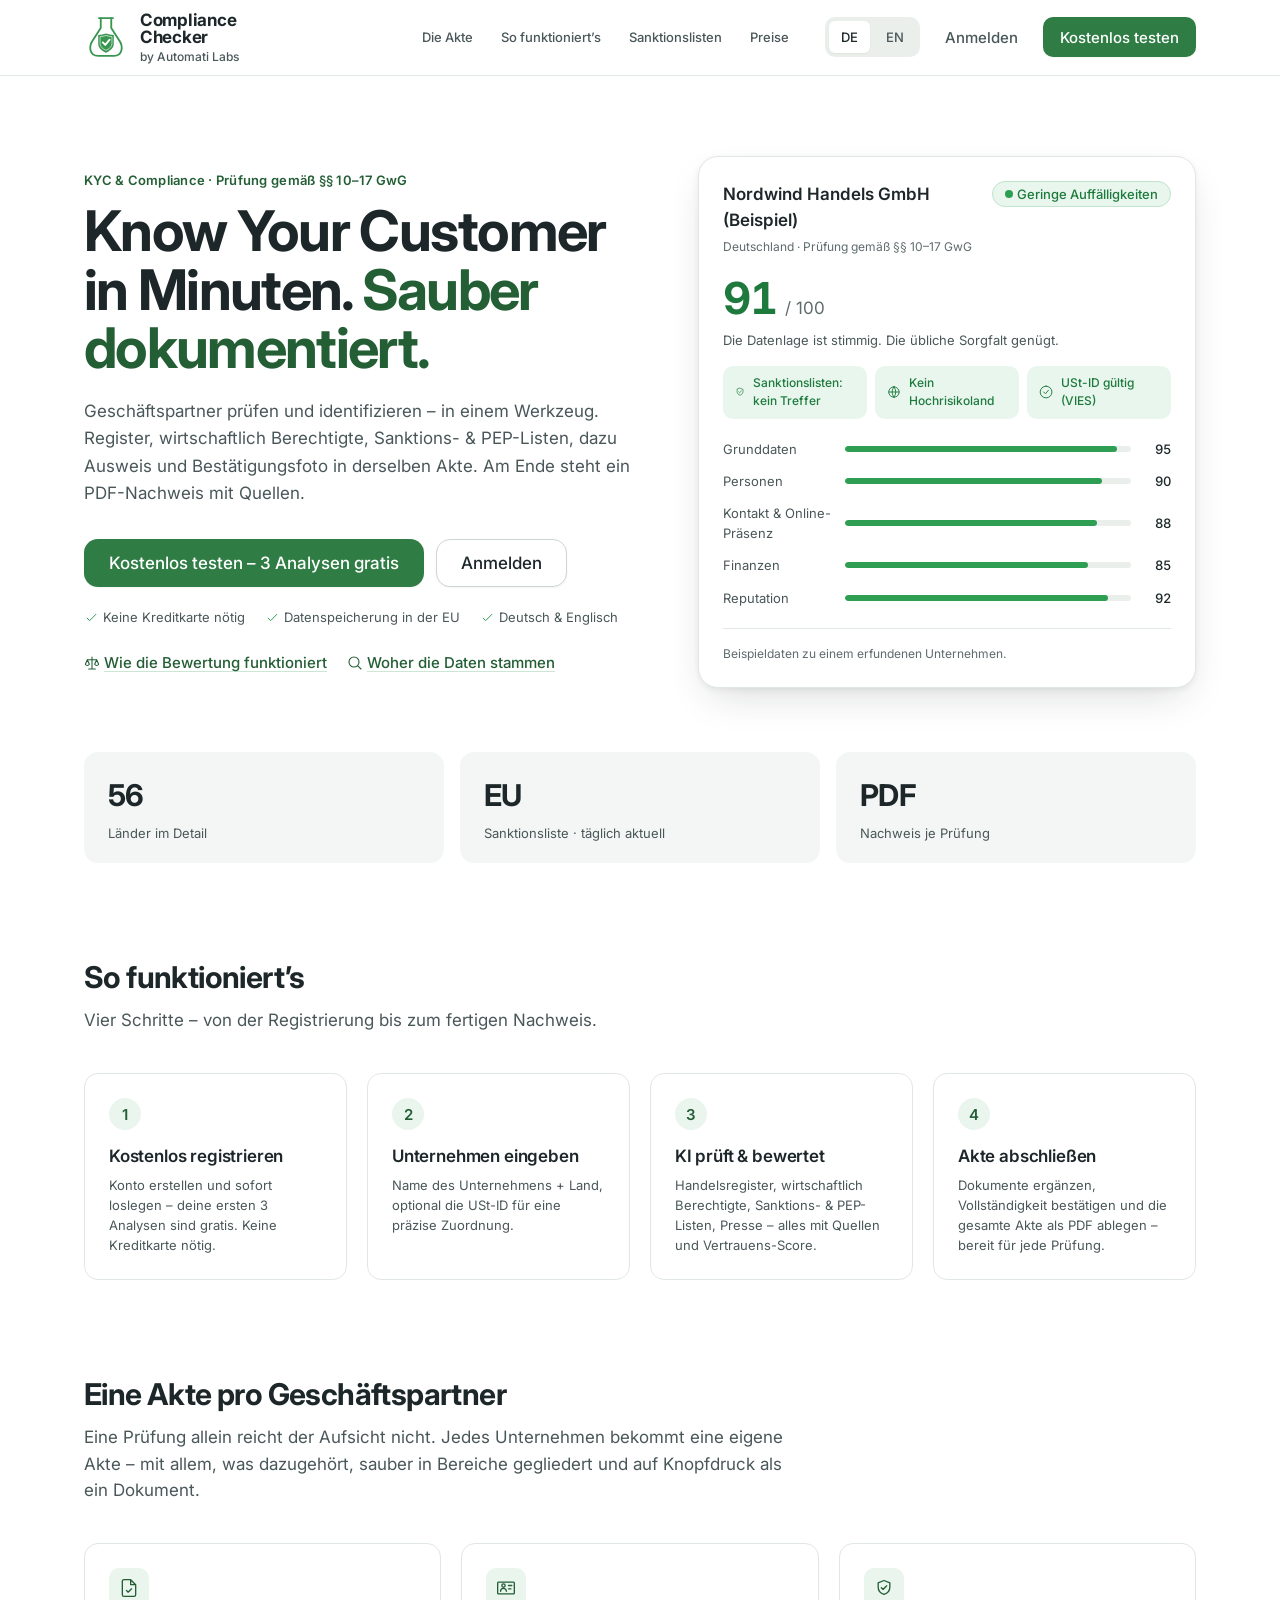
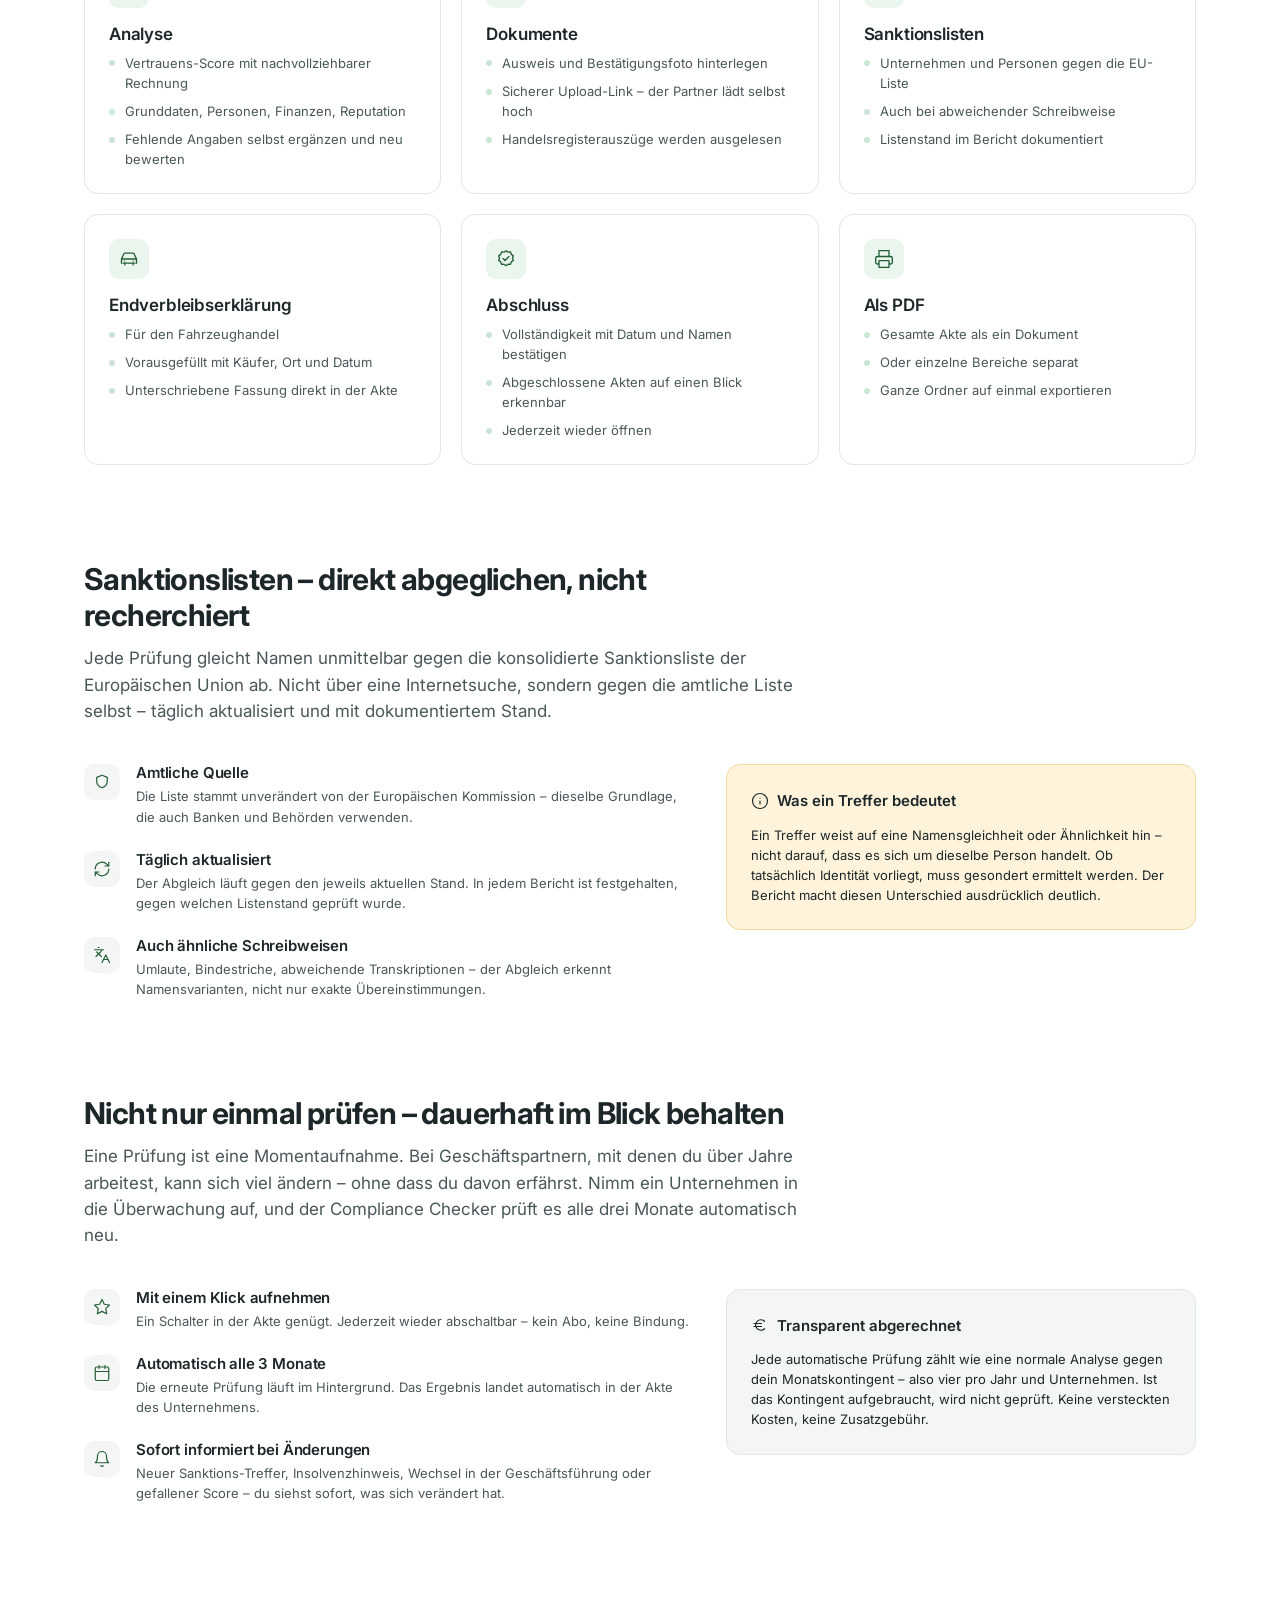
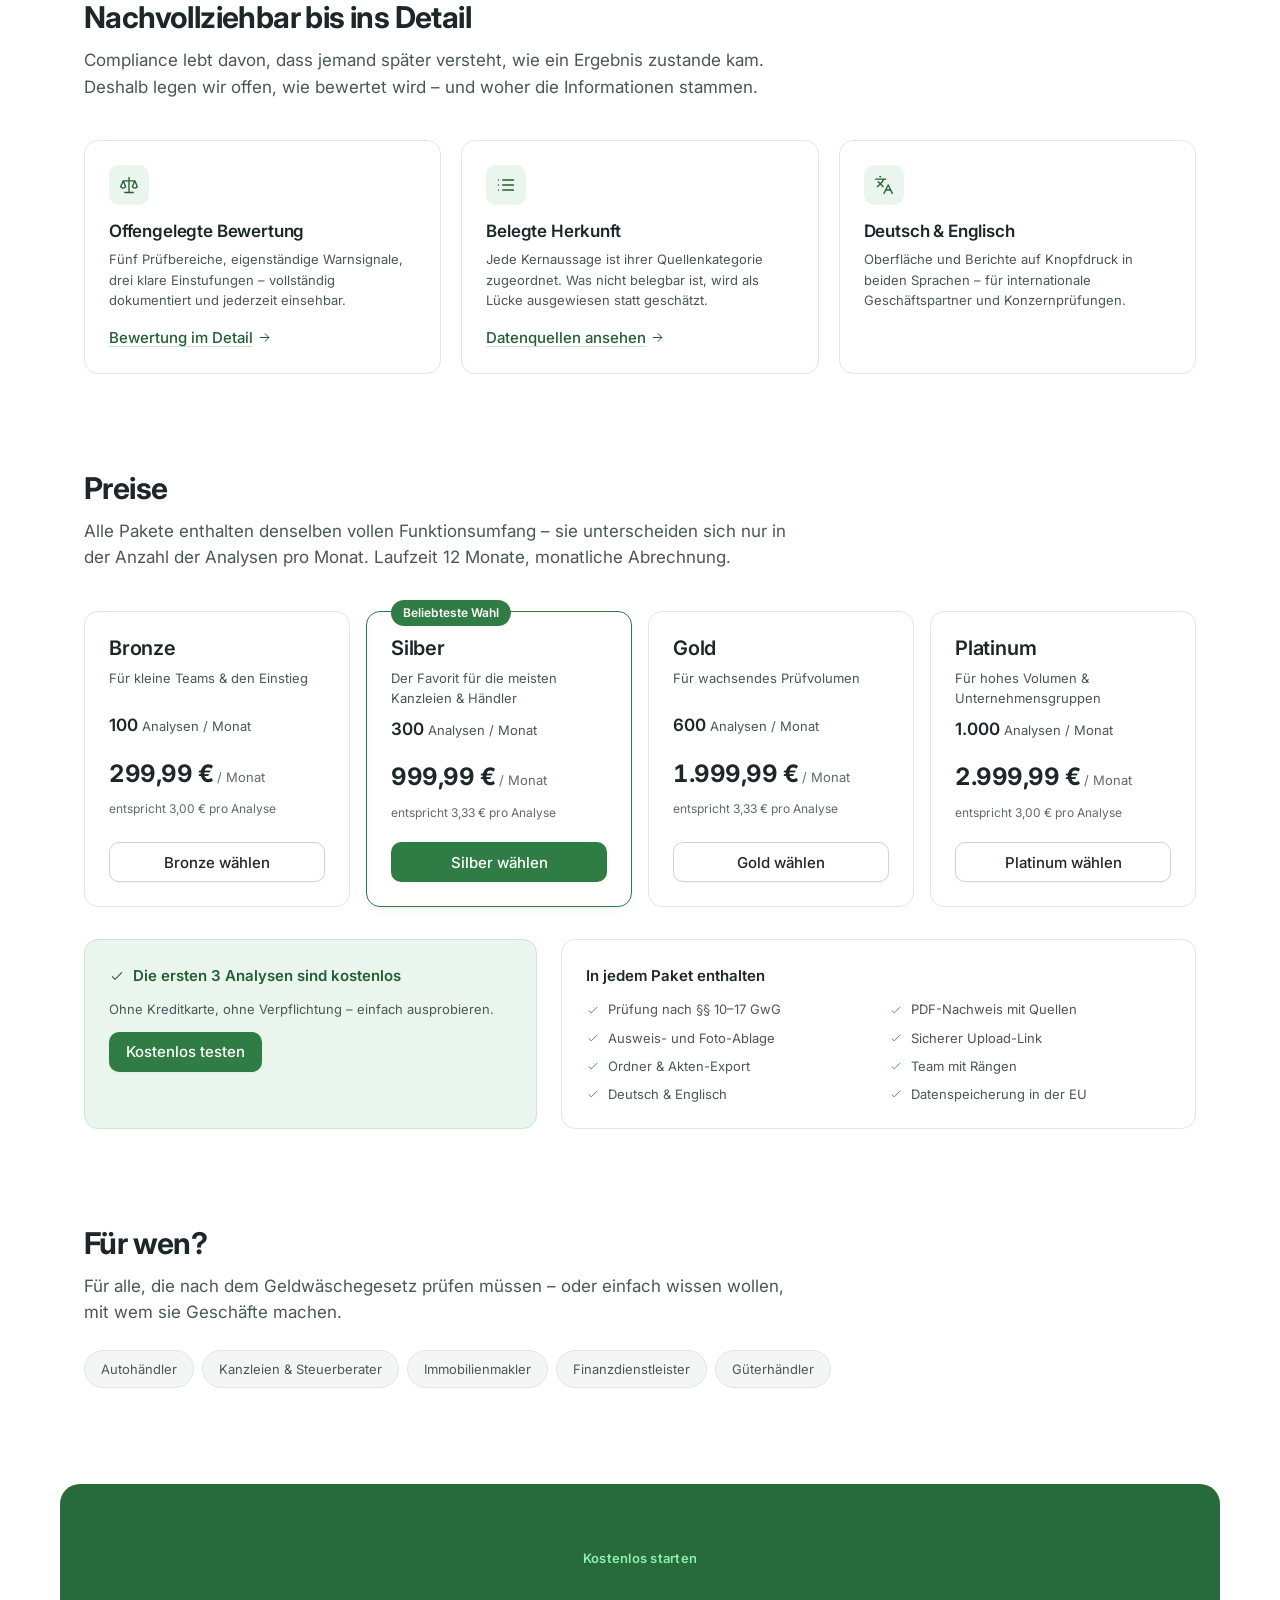
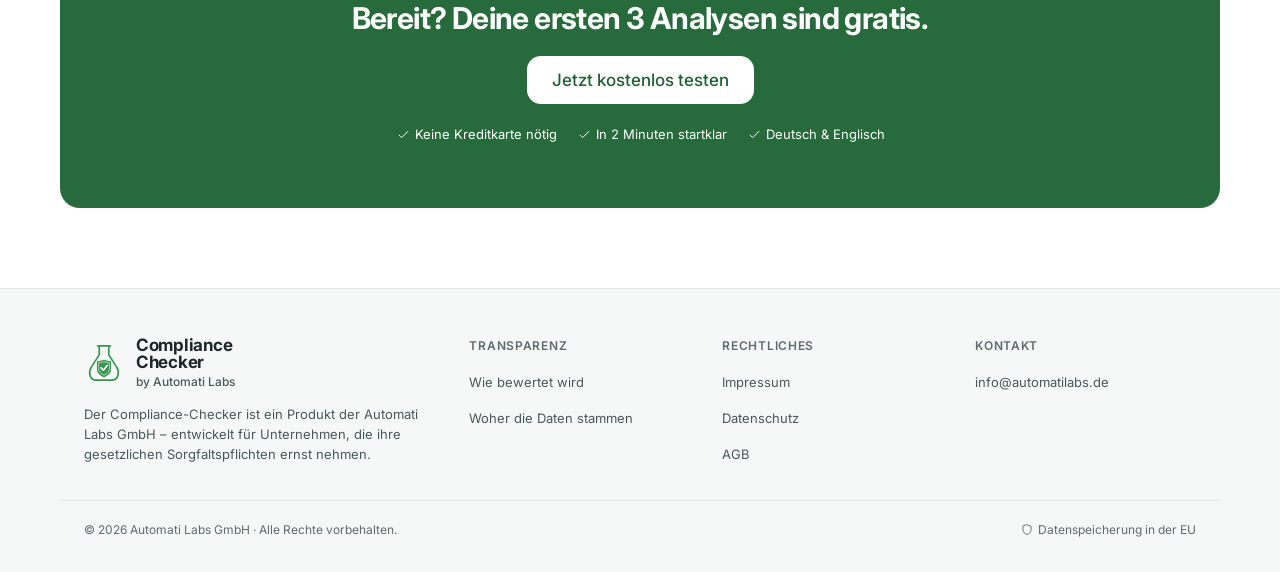
<file: index.html>
<!doctype html>
<html lang="de">
<head>
  <meta charset="utf-8" />
  <meta name="robots" content="noindex, nofollow" />
  <meta http-equiv="Content-Security-Policy" content="default-src 'self'; script-src 'self'; style-src 'self'; img-src 'self' data: blob:; font-src 'self'; connect-src 'self'; media-src 'self' blob:; worker-src 'none'; frame-src 'none'; object-src 'none'; base-uri 'none'; form-action 'none'; manifest-src 'self'" />
  <meta name="referrer" content="strict-origin-when-cross-origin" />
  <meta name="viewport" content="width=device-width, initial-scale=1, viewport-fit=cover" />
  <meta name="color-scheme" content="light" />
  <meta name="theme-color" content="#F6F8F7" />
  <title>Compliance Checker · KYC- und GwG-Prüfung</title>
  <meta name="description" content="Geschäftspartner prüfen und identifizieren – in einem Werkzeug. Register, wirtschaftlich Berechtigte, Sanktionslisten, Ausweis und Bestätigungsfoto in derselben Akte." />
  <meta property="og:title" content="Compliance Checker · KYC- und GwG-Prüfung" />
  <meta property="og:url" content="https://test.checker.automatilabs.de/" />
  <link rel="icon" href="/favicon.svg" type="image/svg+xml" />
  <link rel="preload" href="/fonts/inter-var-latin.woff" as="font" type="font/woff" crossorigin />
  <link rel="stylesheet" href="/app.css?v=c77cb826c6d7" />
</head>
<body>
<div id="app"></div>
<noscript><p class="ck-noscript">Der Compliance Checker braucht JavaScript. / The Compliance Checker requires JavaScript.</p></noscript>
<template id="recht-impressum"><h3>Impressum</h3>
<h3>Angaben gemäß § 5 DDG</h3>
<p>Automati Labs GmbH<br>vertreten durch den Geschäftsführer Maik Sperlich<br>Volbehrstraße 11d<br>90491 Nürnberg<br>Deutschland</p>
<h3>Kontakt</h3>
<p>Telefon: +49 151 74419096<br>E-Mail: info@automatilabs.de</p>
<h3>Registereintrag</h3>
<p>Eintragung im Handelsregister<br>Registergericht: Amtsgericht Nürnberg<br>Registernummer: HRB 46292</p>
<h3>Umsatzsteuer-ID</h3>
<p>Umsatzsteuer-Identifikationsnummer gemäß § 27 a Umsatzsteuergesetz:<br>DE463922741</p>
<h3>Verantwortlich für den Inhalt nach § 18 Abs. 2 MStV</h3>
<p>Maik Sperlich<br>Volbehrstraße 11d<br>90491 Nürnberg</p>
<h3>Haftungsausschluss</h3>
<h3>Haftung für Inhalte</h3>
<p>Die Inhalte unserer Seiten wurden mit größter Sorgfalt erstellt. Für die Richtigkeit, Vollständigkeit und Aktualität der Inhalte können wir jedoch keine Gewähr übernehmen. Als Diensteanbieter sind wir gemäß § 7 Abs. 1 DDG für eigene Inhalte auf diesen Seiten nach den allgemeinen Gesetzen verantwortlich. Nach §§ 8 bis 10 DDG sind wir als Diensteanbieter jedoch nicht verpflichtet, übermittelte oder gespeicherte fremde Informationen zu überwachen oder nach Umständen zu forschen, die auf eine rechtswidrige Tätigkeit hinweisen.</p>
<h3>Haftung für Links</h3>
<p>Unser Angebot enthält Links zu externen Webseiten Dritter, auf deren Inhalte wir keinen Einfluss haben. Deshalb können wir für diese fremden Inhalte auch keine Gewähr übernehmen. Für die Inhalte der verlinkten Seiten ist stets der jeweilige Anbieter oder Betreiber der Seiten verantwortlich.</p>
<h3>Urheberrecht</h3>
<p>Die durch die Seitenbetreiber erstellten Inhalte und Werke auf diesen Seiten unterliegen dem deutschen Urheberrecht. Die Vervielfältigung, Bearbeitung, Verbreitung und jede Art der Verwertung außerhalb der Grenzen des Urheberrechtes bedürfen der schriftlichen Zustimmung des jeweiligen Autors bzw. Erstellers.</p></template>
<template id="recht-datenschutz"><h3>Datenschutzerklärung</h3>
<h3>Datenschutz auf einen Blick</h3>
<p>Allgemeine Hinweise<br>Die folgenden Hinweise geben einen einfachen Überblick darüber, was mit Ihren personenbezogenen Daten passiert, wenn Sie diese Website besuchen. Personenbezogene Daten sind alle Daten, mit denen Sie persönlich identifiziert werden können. Ausführliche Informationen zum Thema Datenschutz entnehmen Sie unserer unter diesem Text aufgeführten Datenschutzerklärung.</p>
<h3>Datenerfassung auf dieser Website</h3>
<p>Wer ist verantwortlich für die Datenerfassung auf dieser Website?<br>Die Datenverarbeitung auf dieser Website erfolgt durch den Websitebetreiber. Dessen Kontaktdaten können Sie dem Abschnitt „Hinweis zur Verantwortlichen Stelle&quot; in dieser Datenschutzerklärung entnehmen.</p>
<p>Wie erfassen wir Ihre Daten?<br>Ihre Daten werden zum einen dadurch erhoben, dass Sie uns diese mitteilen. Hierbei kann es sich z. B. um Daten handeln, die Sie in ein Kontaktformular eingeben.<br>Andere Daten werden automatisch oder nach Ihrer Einwilligung beim Besuch der Website durch unsere IT-Systeme erfasst. Das sind vor allem technische Daten (z. B. Internetbrowser, Betriebssystem oder Uhrzeit des Seitenaufrufs). Die Erfassung dieser Daten erfolgt automatisch, sobald Sie diese Website betreten.</p>
<p>Wofür nutzen wir Ihre Daten?<br>Ein Teil der Daten wird erhoben, um eine fehlerfreie Bereitstellung der Website zu gewährleisten. Sofern über die Website Verträge geschlossen oder angebahnt werden können, werden die übermittelten Daten auch für Vertragsangebote, Bestellungen oder sonstige Auftragsanfragen verarbeitet.</p>
<p>Welche Rechte haben Sie bezüglich Ihrer Daten?<br>Sie haben jederzeit das Recht, unentgeltlich Auskunft über Herkunft, Empfänger und Zweck Ihrer gespeicherten personenbezogenen Daten zu erhalten. Sie haben außerdem ein Recht, die Berichtigung oder Löschung dieser Daten zu verlangen. Wenn Sie eine Einwilligung zur Datenverarbeitung erteilt haben, können Sie diese Einwilligung jederzeit für die Zukunft widerrufen. Außerdem haben Sie das Recht, unter bestimmten Umständen die Einschränkung der Verarbeitung Ihrer personenbezogenen Daten zu verlangen. Des Weiteren steht Ihnen ein Beschwerderecht bei der zuständigen Aufsichtsbehörde zu.<br>Hierzu sowie zu weiteren Fragen zum Thema Datenschutz können Sie sich jederzeit an uns wenden.</p>
<p>Analyse- und Werbe-Tools<br>Wir setzen auf dieser Website keine Analyse- oder Werbe-Tools ein (insbesondere kein Google Analytics und kein Google Ads). Ihr Surf-Verhalten wird nicht statistisch ausgewertet.</p>
<p>Hosting<br>Wir hosten die Inhalte unserer Website bei folgenden Anbietern:<br>Website-Hosting (Frontend): GitHub, Inc., 88 Colin P. Kelly Jr. Street, San Francisco, CA 94107, USA<br>Backend / Server-Logik: Cloudflare, Inc., 101 Townsend Street, San Francisco, CA 94107, USA<br>Datenbank &amp; Login (Nutzerdaten): Supabase, Inc., 970 Toa Payoh North #07-04, Singapore 318992<br>KI-Analyse: Anthropic, PBC, 548 Market Street, PMB 90375, San Francisco, CA 94104, USA<br>Zahlungsabwicklung: Stripe, Inc., 354 Oyster Point Boulevard, South San Francisco, CA 94080, USA<br>Die Verwendung erfolgt auf Grundlage von Art. 6 Abs. 1 lit. f DSGVO. Wir haben ein berechtigtes Interesse an einer möglichst zuverlässigen Darstellung unserer Website. Sofern eine entsprechende Einwilligung abgefragt wurde, erfolgt die Verarbeitung ausschließlich auf Grundlage von Art. 6 Abs. 1 lit. a DSGVO und § 25 Abs. 1 TDDDG, soweit die Einwilligung die Speicherung von Cookies oder den Zugriff auf Informationen im Endgerät des Nutzers (z. B. für Device-Fingerprinting) im Sinne des TDDDG umfasst. Die Einwilligung ist jederzeit widerrufbar.</p>
<p>Auftragsverarbeitung<br>Wir haben einen Vertrag über Auftragsverarbeitung (AVV) zur Nutzung des oben genannten Dienstes geschlossen. Hierbei handelt es sich um einen datenschutzrechtlich vorgeschriebenen Vertrag, der gewährleistet, dass dieser die personenbezogenen Daten unserer Websitebesucher nur nach unseren Weisungen und unter Einhaltung der DSGVO verarbeitet.</p>
<h3>Allgemeine Hinweise und Pflichtinformationen</h3>
<p>Datenschutz<br>Die Betreiber dieser Seiten nehmen den Schutz Ihrer persönlichen Daten sehr ernst. Wir behandeln Ihre personenbezogenen Daten vertraulich und entsprechend den gesetzlichen Datenschutzvorschriften sowie dieser Datenschutzerklärung. Wenn Sie diese Website benutzen, werden verschiedene personenbezogene Daten erhoben. Personenbezogene Daten sind Daten, mit denen Sie persönlich identifiziert werden können. Die vorliegende Datenschutzerklärung erläutert, welche Daten wir erheben und wofür wir sie nutzen. Sie erläutert auch, wie und zu welchem Zweck das geschieht. Wir weisen darauf hin, dass die Datenübertragung im Internet (z. B. bei der Kommunikation per E-Mail) Sicherheitslücken aufweisen kann. Ein lückenloser Schutz der Daten vor dem Zugriff durch Dritte ist nicht möglich.</p>
<p>Hinweis zur verantwortlichen Stelle<br>Die verantwortliche Stelle für die Datenverarbeitung auf dieser Website ist:<br>Automati Labs GmbH<br>Telefon: +49 151 74419096<br>E-Mail: info@automatilabs.de<br>Verantwortliche Stelle ist die natürliche oder juristische Person, die allein oder gemeinsam mit anderen über die Zwecke und Mittel der Verarbeitung von personenbezogenen Daten (z. B. Namen, E-Mail-Adressen o. Ä.) entscheidet.</p>
<p>Speicherdauer<br>Soweit innerhalb dieser Datenschutzerklärung keine speziellere Speicherdauer genannt wurde, verbleiben Ihre personenbezogenen Daten bei uns, bis der Zweck für die Datenverarbeitung entfällt. Wenn Sie ein berechtigtes Löschersuchen geltend machen oder eine Einwilligung zur Datenverarbeitung widerrufen, werden Ihre Daten gelöscht, sofern wir keine anderen rechtlich zulässigen Gründe für die Speicherung Ihrer personenbezogenen Daten haben (z. B. steuer- oder handelsrechtliche Aufbewahrungsfristen); im letztgenannten Fall erfolgt die Löschung nach Fortfall dieser Gründe.</p>
<p>Allgemeine Hinweise zu den Rechtsgrundlagen der Datenverarbeitung auf dieser Website<br>Sofern Sie in die Datenverarbeitung eingewilligt haben, verarbeiten wir Ihre personenbezogenen Daten auf Grundlage von Art. 6 Abs. 1 lit. a DSGVO bzw. Art. 9 Abs. 2 lit. a DSGVO, sofern besondere Datenkategorien nach Art. 9 Abs. 1 DSGVO verarbeitet werden. Im Falle einer ausdrücklichen Einwilligung in die Übertragung personenbezogener Daten in Drittstaaten erfolgt die Datenverarbeitung außerdem auf Grundlage von Art. 49 Abs. 1 lit. a DSGVO. Sofern Sie in die Speicherung von Cookies oder in den Zugriff auf Informationen in Ihr Endgerät (z. B. via Device-Fingerprinting) eingewilligt haben, erfolgt die Datenverarbeitung zusätzlich auf Grundlage von § 25 Abs. 1 TDDDG. Die Einwilligung ist jederzeit widerrufbar. Sind Ihre Daten zur Vertragserfüllung oder zur Durchführung vorvertraglicher Maßnahmen erforderlich, verarbeiten wir Ihre Daten auf Grundlage des Art. 6 Abs. 1 lit. b DSGVO. Des Weiteren verarbeiten wir Ihre Daten, sofern diese zur Erfüllung einer rechtlichen Verpflichtung erforderlich sind auf Grundlage von Art. 6 Abs. 1 lit. c DSGVO. Die Datenverarbeitung kann ferner auf Grundlage unseres berechtigten Interesses nach Art. 6 Abs. 1 lit. f DSGVO erfolgen.</p>
<p>Empfänger von personenbezogenen Daten<br>Im Rahmen unserer Geschäftstätigkeit arbeiten wir mit verschiedenen externen Stellen zusammen. Dabei ist teilweise auch eine Übermittlung von personenbezogenen Daten an diese externen Stellen erforderlich. Wir geben personenbezogene Daten nur dann an externe Stellen weiter, wenn dies im Rahmen einer Vertragserfüllung erforderlich ist, wenn wir gesetzlich hierzu verpflichtet sind (z. B. Weitergabe von Daten an Steuerbehörden), wenn wir ein berechtigtes Interesse nach Art. 6 Abs. 1 lit. f DSGVO an der Weitergabe haben oder wenn eine sonstige Rechtsgrundlage die Datenweitergabe erlaubt. Beim Einsatz von Auftragsverarbeitern geben wir personenbezogene Daten unserer Kunden nur auf Grundlage eines gültigen Vertrags über Auftragsverarbeitung weiter. Im Falle einer gemeinsamen Verarbeitung wird ein Vertrag über gemeinsame Verarbeitung geschlossen.</p>
<p>Widerruf Ihrer Einwilligung zur Datenverarbeitung<br>Viele Datenverarbeitungsvorgänge sind nur mit Ihrer ausdrücklichen Einwilligung möglich. Sie können eine bereits erteilte Einwilligung jederzeit widerrufen. Die Rechtmäßigkeit der bis zum Widerruf erfolgten Datenverarbeitung bleibt vom Widerruf unberührt.</p>
<p>Widerspruchsrecht gegen die Datenerhebung in besonderen Fällen sowie gegen Direktwerbung (Art. 21 DSGVO)<br>WENN DIE DATENVERARBEITUNG AUF GRUNDLAGE VON ART. 6 ABS. 1 LIT. E ODER F DSGVO ERFOLGT, HABEN SIE JEDERZEIT DAS RECHT, AUS GRÜNDEN, DIE SICH AUS IHRER BESONDEREN SITUATION ERGEBEN, GEGEN DIE VERARBEITUNG IHRER PERSONENBEZOGENEN DATEN WIDERSPRUCH EINZULEGEN; DIES GILT AUCH FÜR EIN AUF DIESE BESTIMMUNGEN GESTÜTZTES PROFILING. DIE JEWEILIGE RECHTSGRUNDLAGE, AUF DENEN EINE VERARBEITUNG BERUHT, ENTNEHMEN SIE DIESER DATENSCHUTZERKLÄRUNG. WENN SIE WIDERSPRUCH EINLEGEN, WERDEN WIR IHRE BETROFFENEN PERSONENBEZOGENEN DATEN NICHT MEHR VERARBEITEN, ES SEI DENN, WIR KÖNNEN ZWINGENDE SCHUTZWÜRDIGE GRÜNDE FÜR DIE VERARBEITUNG NACHWEISEN, DIE IHRE INTERESSEN, RECHTE UND FREIHEITEN ÜBERWIEGEN ODER DIE VERARBEITUNG DIENT DER GELTENDMACHUNG, AUSÜBUNG ODER VERTEIDIGUNG VON RECHTSANSPRÜCHEN (WIDERSPRUCH NACH ART. 21 ABS. 1 DSGVO).<br>WERDEN IHRE PERSONENBEZOGENEN DATEN VERARBEITET, UM DIREKTWERBUNG ZU BETREIBEN, SO HABEN SIE DAS RECHT, JEDERZEIT WIDERSPRUCH GEGEN DIE VERARBEITUNG SIE BETREFFENDER PERSONENBEZOGENER DATEN ZUM ZWECKE DERARTIGER WERBUNG EINZULEGEN; DIES GILT AUCH FÜR DAS PROFILING, SOWEIT ES MIT SOLCHER DIREKTWERBUNG IN VERBINDUNG STEHT. WENN SIE WIDERSPRECHEN, WERDEN IHRE PERSONENBEZOGENEN DATEN ANSCHLIESSEND NICHT MEHR ZUM ZWECKE DER DIREKTWERBUNG VERWENDET (WIDERSPRUCH NACH ART. 21 ABS. 2 DSGVO).</p>
<p>Beschwerderecht bei der zuständigen Aufsichtsbehörde<br>Im Falle von Verstößen gegen die DSGVO steht den Betroffenen ein Beschwerderecht bei einer Aufsichtsbehörde, insbesondere in dem Mitgliedstaat ihres gewöhnlichen Aufenthalts, ihres Arbeitsplatzes oder des Orts des mutmaßlichen Verstoßes zu. Das Beschwerderecht besteht unbeschadet anderweitiger verwaltungsrechtlicher oder gerichtlicher Rechtsbehelfe.</p>
<p>Recht auf Datenübertragbarkeit<br>Sie haben das Recht, Daten, die wir auf Grundlage Ihrer Einwilligung oder in Erfüllung eines Vertrags automatisiert verarbeiten, an sich oder an einen Dritten in einem gängigen, maschinenlesbaren Format aushändigen zu lassen. Sofern Sie die direkte Übertragung der Daten an einen anderen Verantwortlichen verlangen, erfolgt dies nur, soweit es technisch machbar ist.</p>
<p>Auskunft, Berichtigung und Löschung<br>Sie haben im Rahmen der geltenden gesetzlichen Bestimmungen jederzeit das Recht auf unentgeltliche Auskunft über Ihre gespeicherten personenbezogenen Daten, deren Herkunft und Empfänger und den Zweck der Datenverarbeitung und ggf. ein Recht auf Berichtigung oder Löschung dieser Daten. Hierzu sowie zu weiteren Fragen zum Thema personenbezogene Daten können Sie sich jederzeit an uns wenden.</p>
<p>Recht auf Einschränkung der Verarbeitung<br>Sie haben das Recht, die Einschränkung der Verarbeitung Ihrer personenbezogenen Daten zu verlangen. Hierzu können Sie sich jederzeit an uns wenden. Das Recht auf Einschränkung der Verarbeitung besteht in folgenden Fällen:<br>- Wenn Sie die Richtigkeit Ihrer bei uns gespeicherten personenbezogenen Daten bestreiten, benötigen wir in der Regel Zeit, um dies zu überprüfen. Für die Dauer der Prüfung haben Sie das Recht, die Einschränkung der Verarbeitung Ihrer personenbezogenen Daten zu verlangen.<br>- Wenn die Verarbeitung Ihrer personenbezogenen Daten unrechtmäßig geschah/geschieht, können Sie statt der Löschung die Einschränkung der Datenverarbeitung verlangen.<br>- Wenn wir Ihre personenbezogenen Daten nicht mehr benötigen, Sie sie jedoch zur Ausübung, Verteidigung oder Geltendmachung von Rechtsansprüchen benötigen, haben Sie das Recht, statt der Löschung die Einschränkung der Verarbeitung Ihrer personenbezogenen Daten zu verlangen.<br>- Wenn Sie einen Widerspruch nach Art. 21 Abs. 1 DSGVO eingelegt haben, muss eine Abwägung zwischen Ihren und unseren Interessen vorgenommen werden. Solange noch nicht feststeht, wessen Interessen überwiegen, haben Sie das Recht, die Einschränkung der Verarbeitung Ihrer personenbezogenen Daten zu verlangen.<br>Wenn Sie die Verarbeitung Ihrer personenbezogenen Daten eingeschränkt haben, dürfen diese Daten – von ihrer Speicherung abgesehen – nur mit Ihrer Einwilligung oder zur Geltendmachung, Ausübung oder Verteidigung von Rechtsansprüchen oder zum Schutz der Rechte einer anderen natürlichen oder juristischen Person oder aus Gründen eines wichtigen öffentlichen Interesses der Europäischen Union oder eines Mitgliedstaats verarbeitet werden.</p>
<p>SSL- bzw. TLS-Verschlüsselung<br>Diese Seite nutzt aus Sicherheitsgründen und zum Schutz der Übertragung vertraulicher Inhalte, wie zum Beispiel Bestellungen oder Anfragen, die Sie an uns als Seitenbetreiber senden, eine SSL- bzw. TLS-Verschlüsselung. Eine verschlüsselte Verbindung erkennen Sie daran, dass die Adresszeile des Browsers von „http://&quot; auf „https://&quot; wechselt und an dem Schloss-Symbol in Ihrer Browserzeile. Wenn die SSL- bzw. TLS-Verschlüsselung aktiviert ist, können die Daten, die Sie an uns übermitteln, nicht von Dritten mitgelesen werden.</p>
<p>Widerspruch gegen Werbe-E-Mails<br>Der Nutzung von im Rahmen der Impressumspflicht veröffentlichten Kontaktdaten zur Übersendung von nicht ausdrücklich angeforderter Werbung und Informationsmaterialien wird hiermit widersprochen. Die Betreiber der Seiten behalten sich ausdrücklich rechtliche Schritte im Falle der unverlangten Zusendung von Werbeinformationen, etwa durch Spam-E-Mails, vor.</p>
<h3>Datenerfassung auf dieser Website</h3>
<p>Cookies<br>Unsere Internetseiten verwenden so genannte „Cookies&quot;. Cookies sind kleine Datenpakete und richten auf Ihrem Endgerät keinen Schaden an. Sie werden entweder vorübergehend für die Dauer einer Sitzung (Session-Cookies) oder dauerhaft (permanente Cookies) auf Ihrem Endgerät gespeichert. Session-Cookies werden nach Ende Ihres Besuchs automatisch gelöscht. Permanente Cookies bleiben auf Ihrem Endgerät gespeichert, bis Sie diese selbst löschen oder eine automatische Löschung durch Ihren Webbrowser erfolgt.<br>Cookies können von uns (First-Party-Cookies) oder von Drittunternehmen stammen (sog. Third-Party-Cookies). Third-Party-Cookies ermöglichen die Einbindung bestimmter Dienstleistungen von Drittunternehmen innerhalb von Webseiten (z. B. Cookies zur Abwicklung von Zahlungsdienstleistungen).<br>Cookies haben verschiedene Funktionen. Zahlreiche Cookies sind technisch notwendig, da bestimmte Webseitenfunktionen ohne diese nicht funktionieren würden (z. B. die Warenkorbfunktion oder die Anzeige von Videos). Andere Cookies können zur Auswertung des Nutzerverhaltens oder zu Werbezwecken verwendet werden.<br>Cookies, die zur Durchführung des elektronischen Kommunikationsvorgangs, zur Bereitstellung bestimmter, von Ihnen erwünschter Funktionen (z. B. für die Warenkorbfunktion) oder zur Optimierung der Website (z. B. Cookies zur Messung des Webpublikums) erforderlich sind (notwendige Cookies), werden auf Grundlage von Art. 6 Abs. 1 lit. f DSGVO gespeichert, sofern keine andere Rechtsgrundlage angegeben wird. Der Websitebetreiber hat ein berechtigtes Interesse an der Speicherung von notwendigen Cookies zur technisch fehlerfreien und optimierten Bereitstellung seiner Dienste. Sofern eine Einwilligung zur Speicherung von Cookies und vergleichbaren Wiedererkennungstechnologien abgefragt wurde, erfolgt die Verarbeitung ausschließlich auf Grundlage dieser Einwilligung (Art. 6 Abs. 1 lit. a DSGVO und § 25 Abs. 1 TDDDG); die Einwilligung ist jederzeit widerrufbar.<br>Sie können Ihren Browser so einstellen, dass Sie über das Setzen von Cookies informiert werden und Cookies nur im Einzelfall erlauben, die Annahme von Cookies für bestimmte Fälle oder generell ausschließen sowie das automatische Löschen der Cookies beim Schließen des Browsers aktivieren. Bei der Deaktivierung von Cookies kann die Funktionalität dieser Website eingeschränkt sein. Welche Cookies und Dienste auf dieser Website eingesetzt werden, können Sie dieser Datenschutzerklärung entnehmen.</p>
<p>Server-Log-Dateien<br>Der Provider der Seiten erhebt und speichert automatisch Informationen in so genannten Server-Log-Dateien, die Ihr Browser automatisch an uns übermittelt. Dies sind:<br>- Browsertyp und Browserversion<br>- verwendetes Betriebssystem<br>- Referrer URL<br>- Hostname des zugreifenden Rechners<br>- Uhrzeit der Serveranfrage<br>- IP-Adresse<br>Eine Zusammenführung dieser Daten mit anderen Datenquellen wird nicht vorgenommen. Die Erfassung dieser Daten erfolgt auf Grundlage von Art. 6 Abs. 1 lit. f DSGVO. Der Websitebetreiber hat ein berechtigtes Interesse an der technisch fehlerfreien Darstellung und der Optimierung seiner Website – hierzu müssen die Server-Log-Files erfasst werden.</p>
<p>Kontaktformular<br>Wenn Sie uns per Kontaktformular Anfragen zukommen lassen, werden Ihre Angaben aus dem Anfrageformular inklusive der von Ihnen dort angegebenen Kontaktdaten zwecks Bearbeitung der Anfrage und für den Fall von Anschlussfragen bei uns gespeichert. Diese Daten geben wir nicht ohne Ihre Einwilligung weiter. Die Verarbeitung dieser Daten erfolgt auf Grundlage von Art. 6 Abs. 1 lit. b DSGVO, sofern Ihre Anfrage mit der Erfüllung eines Vertrags zusammenhängt oder zur Durchführung vorvertraglicher Maßnahmen erforderlich ist. In allen übrigen Fällen beruht die Verarbeitung auf unserem berechtigten Interesse an der effektiven Bearbeitung der an uns gerichteten Anfragen (Art. 6 Abs. 1 lit. f DSGVO) oder auf Ihrer Einwilligung (Art. 6 Abs. 1 lit. a DSGVO) sofern diese abgefragt wurde; die Einwilligung ist jederzeit widerrufbar.<br>Die von Ihnen im Kontaktformular eingegebenen Daten verbleiben bei uns, bis Sie uns zur Löschung auffordern, Ihre Einwilligung zur Speicherung widerrufen oder der Zweck für die Datenspeicherung entfällt (z. B. nach abgeschlossener Bearbeitung Ihrer Anfrage). Zwingende gesetzliche Bestimmungen – insbesondere Aufbewahrungsfristen – bleiben unberührt.</p>
<p>Anfrage per E-Mail, Telefon oder Telefax<br>Wenn Sie uns per E-Mail, Telefon oder Telefax kontaktieren, wird Ihre Anfrage inklusive aller daraus hervorgehenden personenbezogenen Daten (Name, Anfrage) zum Zwecke der Bearbeitung Ihres Anliegens bei uns gespeichert und verarbeitet. Diese Daten geben wir nicht ohne Ihre Einwilligung weiter. Die Verarbeitung dieser Daten erfolgt auf Grundlage von Art. 6 Abs. 1 lit. b DSGVO, sofern Ihre Anfrage mit der Erfüllung eines Vertrags zusammenhängt oder zur Durchführung vorvertraglicher Maßnahmen erforderlich ist. In allen übrigen Fällen beruht die Verarbeitung auf unserem berechtigten Interesse an der effektiven Bearbeitung der an uns gerichteten Anfragen (Art. 6 Abs. 1 lit. f DSGVO) oder auf Ihrer Einwilligung (Art. 6 Abs. 1 lit. a DSGVO) sofern diese abgefragt wurde; die Einwilligung ist jederzeit widerrufbar.<br>Die von Ihnen an uns per Kontaktanfragen übersandten Daten verbleiben bei uns, bis Sie uns zur Löschung auffordern, Ihre Einwilligung zur Speicherung widerrufen oder der Zweck für die Datenspeicherung entfällt (z. B. nach abgeschlossener Bearbeitung Ihres Anliegens). Zwingende gesetzliche Bestimmungen – insbesondere gesetzliche Aufbewahrungsfristen – bleiben unberührt.</p>
<h3>5. eCommerce und Zahlungsanbieter</h3>
<p>Verarbeiten von Kunden- und Vertragsdaten<br>Wir erheben, verarbeiten und nutzen personenbezogene Kunden- und Vertragsdaten zur Begründung, inhaltlichen Ausgestaltung und Änderung unserer Vertragsbeziehungen. Personenbezogene Daten über die Inanspruchnahme dieser Website (Nutzungsdaten) erheben, verarbeiten und nutzen wir nur, soweit dies erforderlich ist, um dem Nutzer die Inanspruchnahme des Dienstes zu ermöglichen oder abzurechnen. Rechtsgrundlage hierfür ist Art. 6 Abs. 1 lit. b DSGVO.<br>Die erhobenen Kundendaten werden nach Abschluss des Auftrags oder Beendigung der Geschäftsbeziehung und Ablauf der ggf. bestehenden gesetzlichen Aufbewahrungsfristen gelöscht. Gesetzliche Aufbewahrungsfristen bleiben unberührt.</p>

<h3>6. Compliance-Checker – Verarbeitung im Online-Portal</h3>
<p>Prüfanfragen und Prüfberichte<br>Wenn Sie über das Online-Portal checker.automatilabs.de eine Prüfung starten, verarbeiten wir die von Ihnen eingegebenen Angaben zum zu prüfenden Unternehmen (Firmenname, Sitzland, gegebenenfalls Umsatzsteuer-Identifikationsnummer oder Steuernummer). Zur Beantwortung recherchiert das System in öffentlich zugänglichen Quellen – insbesondere in amtlichen Unternehmensregistern, im Mehrwertsteuer-Informationsaustauschsystem der Europäischen Union (VIES), in öffentlich bereitgestellten Sanktionslisten sowie in Presse- und Internetveröffentlichungen. Nicht-öffentliche Datenbestände Dritter werden nicht abgefragt.<br>Der erstellte Prüfbericht wird Ihrem Nutzerkonto zugeordnet und gespeichert, damit Sie ihn erneut aufrufen und als Nachweis verwenden können. Rechtsgrundlage ist Art. 6 Abs. 1 lit. b DSGVO (Erfüllung des mit Ihnen geschlossenen Vertrags) sowie Art. 6 Abs. 1 lit. c DSGVO in Verbindung mit den Sorgfalts- und Aufzeichnungspflichten des Geldwäschegesetzes, soweit Sie als Verpflichteter im Sinne des § 2 GwG handeln.<br>Enthält ein Prüfbericht personenbezogene Daten Dritter – etwa Namen von Geschäftsführern oder wirtschaftlich Berechtigten –, stammen diese ausschließlich aus öffentlich zugänglichen Quellen. Für die weitere Verwendung dieser Daten in Ihrem Unternehmen sind Sie datenschutzrechtlich verantwortlich.</p>
<p>Hochgeladene Ausweisdokumente und Lichtbilder<br>Sie können zu einer Prüfung Ausweisdokumente, Bestätigungsfotos und eigene Aufnahmen hinterlegen. Diese Dateien werden verschlüsselt übertragen und auf Servern innerhalb der Europäischen Union gespeichert. Der Zugriff ist auf Ihr Nutzerkonto beziehungsweise auf die Mitglieder Ihres Unternehmenskontos beschränkt.<br>Rechtsgrundlage ist Art. 6 Abs. 1 lit. c DSGVO in Verbindung mit den §§ 10 ff. GwG sowie, soweit die betroffene Person die Dateien selbst übermittelt, deren Einwilligung nach Art. 6 Abs. 1 lit. a DSGVO. Die Aufbewahrung richtet sich nach den gesetzlichen Fristen des Geldwäschegesetzes (in der Regel fünf Jahre, § 8 Abs. 4 GwG). Nach Ablauf dieser Fristen werden die Daten gelöscht, sobald keine weiteren Aufbewahrungspflichten bestehen; die Löschung erfolgt auf Anforderung des Nutzers oder im Rahmen unserer regelmäßigen Überprüfung der gespeicherten Daten.</p>
<p>Upload-Link für Geschäftspartner<br>Sie können einen zeitlich begrenzten Link erzeugen und Ihrem Geschäftspartner übermitteln, über den dieser seine Unterlagen selbst hochladen kann, ohne ein Nutzerkonto anzulegen. Der Link ist 72 Stunden gültig und nur einmal verwendbar. Vor dem Hochladen bestätigt die betroffene Person die Verarbeitung ihrer Daten; ohne diese Bestätigung ist kein Hochladen möglich. Verantwortlich für die Verarbeitung der so übermittelten Daten ist das Unternehmen, das den Link versendet hat; die Automati Labs GmbH stellt insoweit ausschließlich die technische Infrastruktur als Auftragsverarbeiter bereit.</p>
<p>Laufende Überwachung<br>Auf Ihre ausdrückliche Veranlassung hin können einzelne Unternehmen in eine wiederkehrende Prüfung aufgenommen werden. In diesem Fall wird die Prüfung alle drei Monate automatisiert wiederholt und das Ergebnis Ihrem Konto zugeordnet. Sie können die Überwachung jederzeit beenden. Rechtsgrundlage ist Art. 6 Abs. 1 lit. b DSGVO.</p>
<p>Keine automatisierte Entscheidung im Einzelfall<br>Der im Prüfbericht ausgewiesene Vertrauenswert ist eine Entscheidungshilfe. Eine automatisierte Entscheidung im Sinne des Art. 22 DSGVO, die gegenüber einer betroffenen Person rechtliche Wirkung entfaltet, findet nicht statt. Ob und wie Sie eine Geschäftsbeziehung eingehen, entscheiden allein Sie.</p>

<h3>7. KI-gestützter Hilfe-Assistent (Support-Chat)</h3>
<p>Zweck und Ablauf<br>In unserem Online-Portal checker.automatilabs.de bieten wir einen Hilfe-Assistenten an, der Fragen zur Bedienung und zum Funktionsumfang des Compliance-Checkers beantwortet. Wenn Sie den Assistenten nutzen, werden der von Ihnen eingegebene Text sowie die vorangegangenen Nachrichten des laufenden Gesprächs an unseren Server übermittelt und von dort zur Beantwortung an die Anthropic PBC, 548 Market Street, PMB 90375, San Francisco, CA 94104, USA, weitergeleitet.</p>
<p>Keine Speicherung<br>Der Gesprächsverlauf wird nicht gespeichert. Er besteht ausschließlich für die Dauer Ihrer Sitzung im Arbeitsspeicher Ihres Browsers und wird beim Schließen oder Neuladen der Seite gelöscht. Eine Speicherung bei uns, eine Zuordnung zu Ihrem Nutzerkonto sowie eine Verwendung zu Werbe- oder Profilbildungszwecken finden nicht statt. Es werden für diesen Zweck weder Cookies gesetzt noch Daten in Ihrem Endgerät gespeichert.</p>
<p>Keine Übermittlung von Kontodaten<br>An den Assistenten werden keine Bestandsdaten Ihres Kontos übermittelt – insbesondere weder Ihr Name, Ihre E-Mail-Adresse, Ihre Unternehmenszugehörigkeit noch Ihre durchgeführten Prüfungen oder hochgeladenen Dokumente. Der Assistent kann Sie nicht identifizieren. Übermittelt werden ausschließlich der Text Ihrer Anfrage, die letzten Nachrichten des laufenden Gesprächs sowie die eingestellte Oberflächensprache.</p>
<p>Rechtsgrundlage<br>Rechtsgrundlage ist Art. 6 Abs. 1 lit. f DSGVO. Unser berechtigtes Interesse liegt in der unmittelbaren und ressourcenschonenden Beantwortung von Anwendungsfragen zu unserem Produkt. Die Nutzung des Assistenten ist freiwillig; Sie können uns Ihr Anliegen stattdessen jederzeit per E-Mail an support@automatilabs.de übermitteln. Sie können der Verarbeitung nach Art. 21 DSGVO widersprechen, indem Sie den Assistenten nicht verwenden.</p>
<p>Drittlandsübermittlung<br>Die Übermittlung an die Anthropic PBC erfolgt in die Vereinigten Staaten von Amerika auf Grundlage eines Vertrags über Auftragsverarbeitung unter Einbeziehung der Standardvertragsklauseln der Europäischen Kommission nach Art. 46 Abs. 2 lit. c DSGVO. Der Anbieter verwendet die über die Programmierschnittstelle übermittelten Eingaben nach eigenen Angaben nicht zum Training seiner Modelle und hält sie lediglich befristet zur Erkennung missbräuchlicher Nutzung vor.</p>
<p>Grenzen des Assistenten und Hinweis zur Eingabe<br>Der Assistent erteilt keine Rechtsberatung, gibt keine Einschätzung zu einzelnen, namentlich genannten Unternehmen ab und trifft keine Entscheidung über das Zustandekommen von Geschäftsbeziehungen. Seine Auskunft ist unverbindlich und ersetzt weder eine rechtliche Beratung noch die Ihnen obliegende Prüfung im Einzelfall. Bitte geben Sie in den Chat keine Ausweisdaten, Zugangsdaten, Gesundheitsdaten oder sonstigen besonders schützenswerten Informationen im Sinne des Art. 9 DSGVO ein. Vor der ersten Nachricht weisen wir Sie im Chatfenster nochmals hierauf hin.</p>

<h3>8. Auftragsverarbeiter im Überblick</h3>
<p>Zur Bereitstellung des Compliance-Checkers setzen wir folgende Dienstleister als Auftragsverarbeiter nach Art. 28 DSGVO ein. Mit allen genannten Anbietern bestehen entsprechende Verträge; bei Übermittlungen in Drittländer werden die Standardvertragsklauseln der Europäischen Kommission einbezogen.</p>
<p>Cloudflare, Inc., 101 Townsend Street, San Francisco, CA 94107, USA – Auslieferung der Anwendung und Ausführung der serverseitigen Programmlogik.<br>Supabase, Inc., 970 Toa Payoh North #07-04, Singapur 318992 – Nutzerverwaltung, Datenbank und Dateiablage; die von uns genutzten Server stehen innerhalb der Europäischen Union.<br>Anthropic, PBC, 548 Market Street, PMB 90375, San Francisco, CA 94104, USA – Auswertung der Rechercheergebnisse sowie Betrieb des Hilfe-Assistenten.<br>Stripe, Inc., 354 Oyster Point Boulevard, South San Francisco, CA 94080, USA – Abwicklung der Zahlungen.<br>GitHub, Inc., 88 Colin P. Kelly Jr. Street, San Francisco, CA 94107, USA – Bereitstellung der Programmdateien.</p>
<p>Darüber hinaus rufen wir öffentlich zugängliche Daten bei Dritten ab, ohne dass hierbei personenbezogene Daten unserer Nutzer übermittelt werden – etwa bei der Europäischen Kommission (Mehrwertsteuer-Informationsaustauschsystem VIES sowie konsolidierte Sanktionsliste) und bei Google Ireland Limited (Standort- und Kontaktangaben zu geprüften Unternehmen über die Dienste Places und Street View).</p></template>
<template id="recht-agb"><h3>Vertrag und allgemeine Geschäftsbedingungen der Automati Labs GmbH</h3>
<h3>1. Anwendungsbereich, Einschränkung des Nutzerkreises, Definitionen</h3>
<p>1.1 Die nachstehenden Allgemeinen Geschäftsbedingungen (AGB) gelten für die erstmalige Registrierung des Nutzers im Online-Portal der Automati Labs GmbH (nachfolgend AL) sowie für alle gegenwärtigen und künftigen Auskünfte und Leistungen, und zwar auch dann, wenn die AL die Nutzer bei zukünftigen Auskunfts- und Leistungsanfragen nicht nochmals auf die Geltung dieser AGB hinweist.</p>
<p>1.2 Die bei AL verfügbaren Auskünfte und Leistungen werden ausschließlich an die durch § 2 Abs. 1 GWG verpflichteten und abschließend genannten Berufsgruppen erbracht. Alle anderen Personen, zu denen auch Verbraucher (§13 BGB) zählen, sind weder berechtigt, ein Benutzerkonto einzurichten, noch Auskünfte zu bestellen.</p>
<p>1.3 „Auskünfte&quot;: Informationen zu Tatbeständen betreffend Geldwäsche (§ 261 StGB) über Personen und Firmen, die ihren Sitz im In- oder Ausland haben. „Nutzer&quot;: Vertragspartner von AL und Inhaber eines einzelnen Benutzerkontos. „Zugangsberechtigter&quot;: Natürliche Person, die mit Hilfe eines individuellen Benutzernamens und Passworts Zugang zum Benutzerkonto eines Nutzers hat. „Benutzerkonto&quot;: Durch Vergabe eines individuellen Benutzernamens und Passworts geschütztes Online-Konto eines Nutzers, zu dem je nach Tarifmodell ein oder mehrere Zugangsberechtigte Zugang haben.<br>„Berechtigtes Interesse&quot;: Ein berechtigtes Interesse im Sinne von § 29 Abs. 2 BDSG liegt dann vor, wenn die Kenntnis der Daten für die von dem Empfänger beabsichtigte, tatsächlich bestehenden und sachlich gerechtfertigten, wirtschaftlichen, rechtlichen, ideellen oder sonstigen Ziele und Zwecke erforderlich ist.<br>„Verbraucher&quot;: Jede natürliche Person, die ein Rechtsgeschäft zu Zwecken abschließt, die überwiegend weder ihrer gewerblichen noch ihrer selbständigen beruflichen Tätigkeit zugerechnet werden können (§ 13 BGB).</p>
<h3>2. Vertragsgegenstand</h3>
<p>2.1 AL bietet ihren Nutzern ausschließlich für deren berufliche oder geschäftliche Zwecke die Erteilung von Auskünften im automatisierten Abrufverfahren an. Die Auskunftsanfrage gilt als Auftrag, Auskünfte auf der Basis zu liefern, die AL von dritten Dienstleistern (z.B. Auskunfteien) als nach billigem Ermessen für die Beurteilung der Verhältnisse wesentlich bekannt geworden sind. Diese Dienstleister stellen die Informationen in der Regel aus Listen zusammen, die von verschiedenen öffentlichen Institutionen aus erhobenen Daten zusammengestellt und zur Verfügung gestellt werden. Sollen besondere und darüberhinausgehende Auskunftsanfragen beantwortet werden, bedarf es eines speziellen Auftrages (Sonderabfrage).</p>
<p>2.2 Für die Registrierung bei AL und die Erteilung von Auskünften entrichtet der Nutzer per SEPA-Firmenlastschrift Entgelte nach dem von ihm gewählten Tarif oder in Einzelfällen nach Individualvereinbarung. Die Tarifstruktur ergibt sich aus der von AL veröffentlichten Konditionen- und Preisliste, welche diesen AGB als Anlage beigefügt ist.</p>
<h3>3. Registrierung und Einrichtung des Benutzerkontos</h3>
<p>3.1 Für Auskunftsanfragen und die Erteilung des Benutzerkontos ist die einmalige Registrierung auf der Webseite von AL erforderlich. Für jeden Nutzer ist ein eigenes Benutzerkonto zu beantragen, das je nach Tarifmodell von einem oder mehreren Zugangsberechtigten genutzt werden kann.</p>
<p>3.2 Der Nutzer bestätigt zu Beginn des Registrierungsprozesses, dass er in den in Ziffer 1.2. definierten Nutzerkreis fällt. Er hat alle abgefragten Informationen und Daten anzugeben. Der Nutzer ist zur richtigen und vollständigen Angabe aller bei der Registrierung abgefragten Informationen und Daten verpflichtet. Diese sind von ihm auf aktuellem Stand zu halten. Um den Registrierungsprozess abzuschließen, bestätigt der Nutzer durch einen Klick in die entsprechende Checkbox die Geltung dieser Allgemeinen Geschäftsbedingungen sowie die Richtigkeit aller übermittelten Angaben. Mit einem Klick auf den Button „Registrierung abschließen&quot; übermittelt der Nutzer ein verbindliches Angebot. Eine unverzügliche Bestätigung des Zugangs des Angebots auf elektronischem Wege erfolgt nicht (§ 312i Abs. 2 Satz 2 BGB).</p>
<p>3.3 Nach Eingang des Registrierungsantrags erklärt AL die Annahme und das Zustandekommen des Auskunftsvertrages per E-Mail. In dieser E-Mail wird dem Nutzer zudem die Rechnung über das einmalig zu entrichtende Registrierungsentgelt übermittelt einschließlich der SEPA prenotification zu diesem Entgelt.</p>
<p>3.4 Mit Eingang des Registrierungsentgelts wird das Benutzerkonto freigeschaltet. Hierzu erhält der Nutzer für jeden Zugangsberechtigten einen Benutzernamen sowie ein individuelles Passwort, die später geändert werden können. Der Nutzer versichert, sein Passwort auch auf Nachfrage niemandem mitzuteilen. Mitarbeiter von AL oder von Dienstleistern von AL sind nicht berechtigt, den Nutzer nach seinem Passwort zu fragen. Der Nutzer haftet für Schäden, die dadurch entstehen, dass Dritte durch sein fahrlässiges oder vorsätzliches Verhalten oder das fahrlässige oder vorsätzliche Verhalten der Zugangsberechtigten von dem Passwort Kenntnis erhalten. Sollte das Passwort gestohlen worden sein oder erhält der Nutzer Kenntnis, dass sein Passwort durch Dritte unrechtmäßig genutzt wird, ist er verpflichtet, AL darüber unverzüglich schriftlich (E-Mail ist ausreichend) zu informieren. Der Nutzer versichert, seine jeweiligen Zugangsberechtigten entsprechend dieser Ziffer 3.4 zu verpflichten. Der Nutzer unterrichtet AL unverzüglich über jedes Ausscheiden oder jeden Wechsel eines Zugangsberechtigten per E-Mail.</p>
<h3>4. Auskünfte und Kontoauszug</h3>
<p>4.1 Sobald das Benutzerkonto freigeschaltet ist, hat der Nutzer die Möglichkeit, einzelne Auskünfte einzuholen.</p>
<p>4.2 Der Nutzer startet hierzu den Bestellvorgang im Benutzerkonto. Er hat die abgefragten Angaben vollständig und wahrheitsgemäß vorzunehmen. Ist der Nutzer eine natürliche Person, bestätigt er mit einem Klick in die entsprechende Checkbox, dass die Anfrage keine Verwandten oder Verschwägerte des Nutzers betrifft. Der Nutzer garantiert, dass er ein berechtigtes Interesse an der Auskunft hat (§ 29 Abs. 2 Satz 1 Nr. 1 BDSG). Durch das Anklicken des Buttons „Abfragen&quot; gibt er ein rechtsverbindliches Angebot auf Auskunftsbeschaffung an AL ab.</p>
<p>4.3 Dieses Angebot nimmt AL an, indem die Auskunft dem Nutzer zur Verfügung gestellt wird. Die Übermittlung der Auskunft erfolgt unverkörpert per E-Mail im druckbaren PDF-Format. Der Nutzer hat sicherzustellen, dass sein E-Mail Postfach Nachrichten mit entsprechender Größe (regelmäßig nicht mehr als 20 Megabyte) entgegennehmen kann. Die Lieferung erfolgt in der Regel in Echtzeit, also unmittelbar nach Zugang des Angebots. In Ausnahmefällen (beispielsweise bei Sonderabfragen) beträgt die Lieferzeit in der Regel nicht mehr als zwei Arbeitstage.</p>
<p>4.4 Eine Auskunft über andere Auskunfteien kann nicht erfolgen. AL behält sich darüber hinaus vor, die Auskunftserteilung auch aus anderen berechtigten Gründen, die nicht im Einzelnen genannt zu werden brauchen, abzulehnen.</p>
<p>4.5 Der Nutzer verzichtet gegenüber AL darauf und ist nicht berechtigt, Dritten die Informationsquellen seiner Auskünfte offen zu legen.</p>
<p>4.6 AL speichert für jeden Nutzer alle getätigten Abrufe mit Abrufdatum und betroffenem Unternehmen für 61 Monate ab Abrufdatum. Inhalte und sonstige Details des Abrufs fallen nicht hierunter. Der Nutzer kann am Ende eines Kalenderjahres eine Auflistung aller von ihm in diesem Kalenderjahr getätigten Abrufe mit den genannten Daten anfordern (jährlicher Kontoauszug). Der Nutzer kann auch nachträglich einen Kontoauszug für vergangene Jahre anfordern (nachträglicher Kontoauszug). Sollte der vorliegende Vertrag nicht weiter durchgeführt werden (bspw. wegen einer erfolgten Kündigung), besteht für den Nutzer die Möglichkeit, nachträgliche Kontoauszüge zu allen erfolgten Auskünften der gesamten Vertragslaufzeit von AL anzufordern. Nach dem Ende der Vertragslaufzeit werden die Kontoauszüge nicht mehr übermittelt. Die Höhe des Entgelts für die jährlichen sowie nachträglichen Kontoauszüge ergibt sich aus den Bestimmungen der Konditionen- und Preisliste.</p>
<h3>5. Entgelte, Tarife, Up- und Downgrades</h3>
<p>5.1 Der Nutzer hat die vereinbarten Entgelte an AL zu zahlen. Die Höhe des Entgelts ergibt sich aus dem gewählten Wahltarif gemäß den Bestimmungen der Konditionen- und Preisliste.</p>
<p>5.2 Soweit ein Individualtarif durch schriftliche Vereinbarung gewählt worden ist, richtet sich das Entgelt nach den Bestimmungen der Vereinbarung.</p>
<p>5.3 Der Nutzer bestimmt den Wahltarif im Registrierungsprozess (Ziffer 3). Diesen Wahltarif kann der Nutzer im Benutzerkonto selbstständig ändern. Jederzeit möglich ist ein „Upgrade&quot; in einen höheren Tarif. In den ersten zwölf Monaten ab Vertragsschluss kann der Nutzer ein „Downgrade&quot; vom Premium- in den Standardtarif vornehmen. Der Wechsel ist ab der jeweils folgenden Abrechnungsperiode wirksam. Andere Wechsel wie der „Downgrade&quot; in den Basistarif oder vom Wahltarif in einen Individualtarif können nur durch gesonderte schriftliche Vereinbarung erfolgen. Sollten je nach gewähltem Tarifmodell monatlich zur Verfügung stehende Inklusivauskünfte nicht bis zum Ende des jeweiligen Monats abgefragt werden, verfallen diese. AL kann eine Erstattung vornehmen.</p>
<p>5.4 AL behält sich das Recht vor, die Preise für Einzelabrufe in den jeweiligen Tarifmodellen nach billigem Ermessen (§ 315 BGB) und unter angemessener Berücksichtigung des Äquivalenzverhältnisses von Leistung und Gegenleistung während der Vertragslaufzeit zu erhöhen. Hierüber informiert AL die Nutzer unter Beifügung der neuen Preisliste per E-Mail und Benachrichtigung im Benutzerkonto. Die von AL geänderten Konditionen gelten als genehmigt, wenn der Nutzer nicht innerhalb einer Frist von zwei Wochen ausdrücklich per E-Mail widerspricht. Widerspricht der Nutzer, können AL und der Nutzer den Vertrag ohne Angabe von Gründen mit einer Frist von zwei Wochen ab Zugang des Widerspruchs kündigen.</p>
<h3>6. Rechnungslegung und SEPA-Firmenlastschrift</h3>
<p>6.1 AL akzeptiert als Zahlungsweise ausschließlich die SEPA (Single Euro Payments Area) Firmen-Lastschrift. Die Erteilung des erforderlichen SEPA-Firmenlastschriftmandats erfolgt, indem der Nutzer im Laufe des Registrierungsprozesses (Ziffer 3) alle erforderlichen Angaben übermittelt und das im Registrierungsprozess elektronisch erstellte SEPA-Mandat durch Bestätigung elektronisch an AL übermittelt.</p>
<p>6.2 Die Rechnungslegung erfolgt monatlich für die in dem Monat bei AL abgerufenen Auskünfte. Die Rechnung wird dem Nutzer ausschließlich elektronisch per E-Mail als PDF-Dokument übermittelt. Jede Rechnung ist zudem im Benutzerkonto für einen Zeitraum von 12 Monaten kostenfrei elektronisch abruf- und speicherbar. Monatliche Rechnungen, die länger als 12 Monate zurückliegen, können max. 48 Monate lang gegen ein Entgelt elektronisch zur Verfügung gestellt werden. Die Höhe des Entgelts ergibt sich aus den Bestimmungen der Konditionen- und Preisliste.</p>
<p>6.3 Der Rechnungsbetrag ist 3 (drei) Arbeitstage nach dem Rechnungsdatum zur Zahlung fällig. Jede Rechnung enthält die Vorabankündigung („pre-notification&quot;), dass der Rechnungsbetrag am Fälligkeitstag im SEPA-Firmenlastschriftverfahren eingezogen wird.</p>
<p>6.4 Der Nutzer stellt sicher, dass sein Konto zu dem in Ziffer 6.3. beschriebenen Zeitpunkt eine ausreichende Deckung aufweist. Soweit ein SEPA-Lastschrifteinzug wegen eines vom Nutzer zu vertretendem Umstand nicht durchgeführt werden kann, erhöht sich der Rechnungsbetrag wegen des Buchungsmehraufwandes pro Abbuchung pauschal um 40,- €. Sollte eine Abbuchung aus Gründen, die der Nutzer zu vertreten hat, zurückgebucht werden, so hat der Nutzer die dafür anfallenden Kosten in Höhe von 15,- € an AL zu erstatten. In den vorbezeichneten Fällen ist AL zudem berechtigt, den Nutzer vom weiteren Bezug von Auskünften bis zur vollständigen Bezahlung auszuschließen.</p>
<h3>7. Gewährleistung und Haftung</h3>
<p>7.1 AL bietet keine Gewähr für die Vollständigkeit der erteilten Wirtschaftsinformationen. Darüber hinaus kann keine Gewähr für die Einsichtnahme behördlicher und anderer Register übernommen werden. Die Verfügbarkeit des Online Portals und des Benutzerkontos unterliegen technischen und organisatorischen Beschränkungen (Wartungsintervalle etc.). AL übernimmt keine Gewähr für die Funktionstüchtigkeit technischer Einrichtungen und des EDV-Programms zum Datenabruf sowie des Zugangs zu bestimmten Daten.</p>
<p>7.2 Soweit sich aus diesen AGB einschließlich der nachfolgenden Bestimmungen nichts anderes ergibt, haftet AL bei einer Verletzung von vertraglichen und außervertraglichen Pflichten nach den einschlägigen gesetzlichen Vorschriften.</p>
<p>7.3 Auf Schadensersatz haftet AL – gleich aus welchem Rechtsgrund – bei Vorsatz und grober Fahrlässigkeit. Bei einfacher Fahrlässigkeit haftet AL nur: • für Schäden aus der Verletzung des Lebens, des Körpers oder der Gesundheit, • für Schäden aus der Verletzung einer wesentlichen Vertragspflicht (Verpflichtung, deren Erfüllung die ordnungsgemäße Durchführung des Vertrags überhaupt erst ermöglicht und auf deren Einhaltung der Vertragspartner regelmäßig vertraut und vertrauen darf); in diesem Fall ist die Haftung von AL jedoch auf den Ersatz des vorhersehbaren, typischerweise eintretenden Schadens, maximal bis zu € 25.000,00 pro Schadensfall begrenzt.</p>
<p>7.4 Alle vertraglichen Ansprüche gegen AL einschließlich der Ansprüche aus positiver Vertragsverletzung (Mangelfolgeschäden) und aus Verschulden bei Vertragsschluss verjähren nach sechs Monaten ab Auskunftserteilung.</p>
<h3>8. Verbot der Weitergabe</h3>
<p>8.1 Eine Abtretung des Anspruchs auf Erteilung von Auskünften bzw. eine Weitergabe der Daten der Auskünfte oder eine Bereithaltung zum Abruf oder zur Einsicht der Daten an bzw. durch Konzernunternehmen, Tochtergesellschaften oder sonstige Dritte in unveränderter oder weiterbearbeiteter Form, in Auszügen, Kurzfassungen oder Teilbeständen sind nicht gestattet. Eine Ausnahme hierzu stellt der Kontoauszug (Ziffer 4.6) dar, welcher zur Vorlage bei Dritten gedacht ist.</p>
<p>8.2 Im Falle eines vorsätzlichen oder grob fahrlässigen Verstoßes gegen dieses Weitergabeverbot verwirkt der Nutzer eine Vertragsstrafe in Höhe der doppelten Auskunftsgebühr. Die Geltendmachung eines weitergehenden Schadens bleibt vorbehalten.</p>
<p>8.3 Für Schäden, die dem Nutzer selbst, Konzernunternehmen, Tochtergesellschaften oder sonstigen Dritten aufgrund einer Abredewidrigen Weitergabe oder Weiterleitung entstehen, haftet allein der Nutzer.</p>
<h3>9. Datenschutz</h3>
<p>9.1 Nach dem Bundesdatenschutzgesetz (BDSG) setzt die Übermittlung personenbezogener Daten (§ 3 Abs. 1 BDSG) u. a. das Vorliegen eines berechtigten Interesses auf Seiten des Dritten (hier des Nutzers), an den die Daten übermittelt werden, voraus (§ 29 Abs. 2 Ziffer 1 BDSG).</p>
<p>9.2 Die von AL angebotenen Auskünfte erfolgen in einem automatisierten Abrufverfahren. Jeder Nutzer ist daher gem. § 29 Abs. 2 Satz 4 BDSG verpflichtet, die Gründe sowie die Art und Weise der Darlegung seines berechtigten Interesses für jede einzelne erfolgte Auskunft aufzuzeichnen und bei Aufforderung AL mitzuteilen. Diese Angaben können von AL auf Nachfrage dritter Auskunfteien bzw. Dienstleister an diese übermittelt werden.</p>
<p>9.3 AL ist berechtigt, im Einzelfall ohne Angabe von Gründen das Vorliegen eines berechtigten Interesses im Rahmen von Stichprobenkontrollen zu prüfen. AL wird dem Nutzer zu diesem Zweck ein Formblatt übersenden, mit Hilfe dessen er den Vorgang zu beschreiben hat. Der Nutzer ist zu vollständigen und wahrheitsgemäßen Angaben verpflichtet. AL kann bei unzureichenden oder zweifelhaften Angaben zusätzlich die Vorlage von Dokumenten und Nachweisen verlangen, aus denen sich das berechtigte Interesse des Nutzers ergibt.</p>
<p>9.4 Der Nutzer darf die übermittelten Daten nur zu dem Zweck nutzen oder verarbeiten, zu dessen Erfüllung sie ihm übermittelt wurden. Die Verarbeitung oder Nutzung für andere Zwecke ist nur unter den datenschutzrechtlichen Voraussetzungen des BDSG zulässig.</p>
<p>9.5 Der Nutzer hat seine Mitarbeiter oder sonstige Dritte, die notwendiger Weise Zugang zu den Daten der Auskunft haben, zur Verschwiegenheit zu verpflichten. Er hat in geeigneter Weise Vorkehrungen zum Schutze und zur Sicherung der ihm anvertrauten Daten gegen den unbefugten Zugriff der eigenen Mitarbeiter oder Dritter zu treffen, und zwar in dem Maße, wie es auch zum Schutz der eigenen Daten üblich ist.</p>
<p>9.6 Der Nutzer wird hiermit davon unterrichtet, dass Identifikations- und Nutzungsdaten, wie z. B. Adresse und Bestelldatum, gespeichert und zu Dokumentations- und Abrechnungszwecken sowie zur Datensicherheitskontrolle maschinell verarbeitet und genutzt werden.</p>
<p>9.7 Der Nutzer wird hiermit davon unterrichtet, dass AL den liefernden Auskunfteien und Dienstleistern die belieferten Nutzer samt Anschrift mitteilen wird, wenn die Auskunfteien und Dienstleister die gesetzliche Auskunftspflicht des § 34 BDSG zu erfüllen haben.</p>
<h3>10. Vom Nutzer eingebrachte Inhalte</h3>
<p>10.1 Der Nutzer hat die Möglichkeit, in einem erstellten Prüfbericht eigene Angaben zu ergänzen oder zu korrigieren sowie Dokumente und Bilddateien hochzuladen (nachfolgend &quot;eingebrachte Inhalte&quot;). Eingebrachte Inhalte werden in den Prüfbericht übernommen und fließen in die Neubewertung sowie in den ausgewiesenen Vertrauenswert ein.</p>
<p>10.2 Der Nutzer sichert zu, dass die von ihm eingebrachten Inhalte zutreffend und vollständig sind und dass er zu ihrer Verwendung berechtigt ist. Er stellt sicher, dass durch das Hochladen keine Rechte Dritter verletzt werden, insbesondere keine Urheber-, Persönlichkeits- oder Datenschutzrechte.</p>
<p>10.3 Eine inhaltliche Überprüfung eingebrachter Inhalte durch AL findet nicht statt. Insbesondere wird nicht geprüft, ob hochgeladene Dokumente echt sind, von der ausstellenden Stelle stammen oder den aktuellen Stand wiedergeben. AL haftet nicht für die Richtigkeit, Vollständigkeit und Aktualität eingebrachter Inhalte sowie für Schlussfolgerungen, die auf ihrer Grundlage gezogen werden.</p>
<p>10.4 Eingebrachte Inhalte werden im Prüfbericht als solche gekennzeichnet. Ein Prüfbericht, der eingebrachte Inhalte enthält, stellt insoweit keine Feststellung von AL dar.</p>
<p>10.5 Der Nutzer stellt AL von Ansprüchen Dritter frei, die auf der Unrichtigkeit eingebrachter Inhalte oder auf einer Verletzung von Rechten Dritter durch das Hochladen beruhen, soweit der Nutzer die Pflichtverletzung zu vertreten hat.</p>
<p>10.6 AL ist berechtigt, eingebrachte Inhalte zu entfernen, wenn konkrete Anhaltspunkte dafür bestehen, dass sie rechtswidrig sind oder gegen diese Bedingungen verstoßen.</p>
<p>10.7 Die Regelungen der Ziffer 7 gelten für Prüfberichte mit eingebrachten Inhalten entsprechend; für diese Inhalte trägt der Nutzer die Verantwortung.</p>
<h3>11. Vertragslaufzeit und Kündigung</h3>
<p>11.1 Der Vertrag mit dem Nutzer auf Erteilung von Auskünften hat eine Mindestlaufzeit von 12 Monaten. Er verlängert sich um weitere 12 Monate, sofern der Vertrag nicht mit einer Frist von 3 Monaten vor Ablauf durch eingeschriebenen Brief gekündigt wird.</p>
<p>11.2 AL kann den Vertrag mit einer Frist von 2 Monaten kündigen, wenn der zwischen AL und den dritten Auskunfteien geschlossene Vertrag nicht mehr durchgeführt wird. Das Recht zur außerordentlichen Kündigung bleibt hiervon unberührt.</p>
<p>11.3 Jede Kündigung bedarf der Schriftform.</p>
<h3>12. Erfüllungsort, Gerichtsstand und anwendbares Recht</h3>
<p>12.1 Bei Verträgen unter Vollkaufleuten ist der Erfüllungsort und Gerichtsstand der Sitz von AL. Der Sitz von AL gilt auch dann als vereinbarter Gerichtsstand, wenn der Nutzer seinen Sitz während der Vertragslaufzeit ins Ausland verlegt oder sein Sitz bei Klageerhebung unbekannt ist.</p>
<p>12.2 Dieses Vertragsverhältnis unterliegt dem Recht der Bundesrepublik Deutschland unter Ausschluss der Vorschriften des UN-Kaufrechtsübereinkommens.</p>
<h3>13. Schlussbestimmungen</h3>
<p>13.1 Alle Urheberrechte bleiben vorbehalten. Die jeweils gültige Inkassokostenaufstellung ist Bestandteil dieser allgemeinen Geschäftsbedingungen.</p>
<p>13.2 Gegen Ansprüche von AL kann der Nutzer nur dann aufrechnen oder ein Zurückbehaltungsrecht geltend machen, wenn die Gegenforderung des Nutzers unbestritten oder rechtskräftig festgestellt ist.</p>
<p>13.3 Sämtliche Änderungen und Ergänzungen sowie Nebenabreden und Sondervereinbarungen des Vertrages bedürfen zu ihrer Wirksamkeit der schriftlichen Bestätigung durch AL. Dies gilt auch für eine etwaige Aufhebung dieser Klausel.</p>
<p>13.4 Soweit einzelne Bestimmungen dieser Geschäftsbedingungen unwirksam sind oder werden, wird die Gültigkeit der übrigen Bestimmungen davon nicht berührt. An die Stelle der ungültigen Bestimmungen tritt die für diesen Fall bestehende branchenübliche Bestimmung, bei Fehlen einer zulässigen branchenüblichen die entsprechende gesetzliche Bestimmung.</p>
<p>Nürnberg, Juli 2026</p></template>
<script src="/app.js?v=36982c6f7234" defer></script>
</body>
</html>
</file>
<file: app.css>
@font-face{font-family:Inter CC;src:url(fonts/inter-var-latin.woff) format("woff");font-weight:400 700;font-style:normal;font-display:swap}:root{color-scheme:light;--schrift: "Inter CC", "Inter", -apple-system, BlinkMacSystemFont, "Segoe UI", Roboto, "Helvetica Neue", Arial, sans-serif;--fs-mini: 12px;--fs-klein: 13px;--fs-text: 15px;--fs-gross: 17px;--fs-titel-3: 20px;--fs-titel-2: 24px;--fs-titel-1: 30px;--fs-display: 44px;--fs-display-gross: 56px;--fw-normal: 400;--fw-mittel: 500;--fw-halb: 600;--fw-fett: 700;--zh-eng: 1.2;--zh-text: 1.55;--a-1: 4px;--a-2: 8px;--a-3: 12px;--a-4: 16px;--a-5: 20px;--a-6: 24px;--a-8: 32px;--a-10: 40px;--a-12: 48px;--a-16: 64px;--a-20: 80px;--a-24: 96px;--r-klein: 6px;--r-mittel: 10px;--r-gross: 14px;--r-xl: 20px;--r-voll: 999px;--farbe-text: #1D2729;--farbe-text-2: #4A5759;--farbe-text-3: #5F6B6D;--farbe-grund: #F6F8F7;--farbe-flaeche: #FFFFFF;--farbe-flaeche-2: #F3F6F4;--farbe-flaeche-3: #EAEFEC;--farbe-linie: #E1E7E3;--farbe-linie-stark: #CDD6D1;--farbe-scrim: rgba(17, 26, 22, .32);--farbe-marke: #389650;--farbe-primaer: #2F7D45;--farbe-primaer-hover: #2B7340;--farbe-primaer-aktiv: #276A3B;--farbe-primaer-text: #235E35;--farbe-akzent-flaeche: #EAF5EE;--farbe-akzent-linie: #CBE6D4;--farbe-ok-text: #1E7A3C;--farbe-ok-flaeche: #E9F6EE;--farbe-ok-linie: #BFE3CB;--farbe-ok-punkt: #2E9E52;--farbe-warn-text: #8A5A00;--farbe-warn-flaeche: #FFF4DB;--farbe-warn-linie: #F2D9A0;--farbe-warn-punkt: #D99A14;--farbe-bad-text: #B42318;--farbe-bad-flaeche: #FDECEA;--farbe-bad-linie: #F5C2BC;--farbe-bad-punkt: #D92D20;--farbe-neutral-text: #4A5759;--farbe-neutral-flaeche: #F0F3F1;--farbe-neutral-linie: #DCE3DF;--farbe-neutral-punkt: #8A9693;--farbe-test-text: #7A4F00;--farbe-test-flaeche: #FFF4DB;--farbe-test-linie: #F2D9A0;--farbe-robo-kopf: #F2FAF5;--farbe-robo-visier: #1D2729;--farbe-robo-auge: #8EF0B0;--schatten-1: 0 1px 2px rgba(16, 32, 24, .05);--schatten-2: 0 1px 2px rgba(16, 32, 24, .04), 0 4px 12px -4px rgba(16, 32, 24, .08);--schatten-3: 0 2px 6px rgba(16, 32, 24, .06), 0 16px 40px -12px rgba(16, 32, 24, .18);--fokus-ring: 0 0 0 3px rgba(47, 125, 69, .28);--dauer-schnell: 90ms;--dauer-mittel: .18s;--dauer-ruhig: .24s;--kurve-ein: cubic-bezier(.2, .8, .2, 1);--kurve-aus: cubic-bezier(.4, 0, 1, 1);--kurve-weich: cubic-bezier(.4, 0, .2, 1);--ebene-kopf: 20;--ebene-leiste: 30;--ebene-schublade: 40;--ebene-popover: 50;--ebene-dialog: 60;--ebene-toast: 70;--ebene-tour: 80;--leiste-breit: 264px;--leiste-schmal: 76px;--kopf-hoehe: 56px;--inhalt-max: 1160px;--text-max: 680px;--logo-leiste: 40px;--logo-leiste-schmal: 38px;--logo-kopf: 30px;--logo-start: 44px;--beruehrung: 44px}@media(prefers-reduced-motion:reduce){:root{--dauer-schnell: 0ms;--dauer-mittel: 0ms;--dauer-ruhig: 0ms}}*,*:before,*:after{box-sizing:border-box}html{-webkit-text-size-adjust:100%;text-size-adjust:100%;scroll-padding-top:var(--a-20)}body{margin:0;font-family:var(--schrift);font-size:var(--fs-text);line-height:var(--zh-text);font-weight:var(--fw-normal);color:var(--farbe-text);background:var(--farbe-grund);-webkit-font-smoothing:antialiased;-moz-osx-font-smoothing:grayscale;font-optical-sizing:auto;font-feature-settings:"cv11","ss03"}h1,h2,h3,h4,p,ul,ol,dl,dd,figure{margin:0}ul,ol{padding:0;list-style:none}h1,h2,h3,h4{font-weight:var(--fw-halb);line-height:var(--zh-eng);letter-spacing:-.01em}a{color:inherit;text-decoration:none}button,input,select,textarea{font:inherit;color:inherit}button{cursor:pointer;background:none;border:0;padding:0}button:disabled{cursor:not-allowed}img,svg{display:block;max-width:100%}table{border-collapse:collapse;width:100%}strong,b{font-weight:var(--fw-halb)}kbd{font-family:inherit}[hidden]{display:none!important}::selection{background:var(--farbe-akzent-linie)}:focus{outline:none}:focus-visible{outline:2px solid var(--farbe-primaer);outline-offset:2px;border-radius:var(--r-klein)}[tabindex="-1"]:focus-visible{outline:none}.ck-unsichtbar{position:absolute!important;width:1px;height:1px;margin:-1px;padding:0;overflow:hidden;clip:rect(0 0 0 0);clip-path:inset(50%);white-space:nowrap;border:0}.ck-leise{color:var(--farbe-text-3)}.ck-mono{font-variant-numeric:tabular-nums;font-feature-settings:"tnum","zero";letter-spacing:.01em}.ck-mitte{text-align:center}.ck-text--ok{color:var(--farbe-ok-text)}.ck-text--warn{color:var(--farbe-warn-text)}.ck-text--bad{color:var(--farbe-bad-text)}.ck-text--na,.ck-text--neutral{color:var(--farbe-text-3)}.ck-noscript{padding:var(--a-8);text-align:center}#app{min-height:100vh;min-height:100dvh}#app:empty{display:flex;flex-direction:column;align-items:center;justify-content:center;gap:var(--a-3);padding:var(--a-6);text-align:center}#app:empty:before,#app:empty:after{opacity:0;animation:ck-laden-ein var(--dauer-mittel) var(--kurve-ein) forwards}#app:empty:before{content:"Compliance Checker wird geladen …\aLoading …";white-space:pre-line;color:var(--farbe-text-2);font-size:var(--fs-text);animation-delay:.6s}#app:empty:after{content:"Das dauert länger als üblich – bitte Verbindung prüfen und die Seite neu laden.\aTaking longer than usual – please check your connection and reload.";white-space:pre-line;color:var(--farbe-text-3);font-size:var(--fs-klein);max-width:34rem;animation-delay:8s}@keyframes ck-laden-ein{to{opacity:1}}@media(prefers-reduced-motion:reduce){*,*:before,*:after{animation-duration:0ms!important;animation-iteration-count:1!important;transition-duration:0ms!important;scroll-behavior:auto!important}}.ck-knopf{display:inline-flex;align-items:center;justify-content:center;gap:var(--a-2);min-height:40px;padding:0 var(--a-4);border-radius:var(--r-mittel);font-size:var(--fs-text);font-weight:var(--fw-mittel);line-height:1;white-space:nowrap;border:1px solid transparent;transition:background-color var(--dauer-schnell) var(--kurve-weich),border-color var(--dauer-schnell) var(--kurve-weich),color var(--dauer-schnell) var(--kurve-weich),box-shadow var(--dauer-schnell) var(--kurve-weich),transform var(--dauer-schnell) var(--kurve-weich);-webkit-user-select:none;user-select:none}.ck-knopf:active:not(:disabled){transform:translateY(1px)}.ck-knopf:disabled{opacity:.5}.ck-knopf .ck-symbol{flex:none}.ck-knopf--primaer{background:var(--farbe-primaer);color:var(--farbe-flaeche);box-shadow:var(--schatten-1)}.ck-knopf--primaer:hover:not(:disabled){background:var(--farbe-primaer-hover)}.ck-knopf--primaer:active:not(:disabled){background:var(--farbe-primaer-aktiv)}.ck-knopf--zweit{background:var(--farbe-flaeche);color:var(--farbe-text);border-color:var(--farbe-linie-stark);box-shadow:var(--schatten-1)}.ck-knopf--zweit:hover:not(:disabled){background:var(--farbe-flaeche-2)}.ck-knopf--leise{color:var(--farbe-text-2)}.ck-knopf--leise:hover:not(:disabled){background:var(--farbe-flaeche-2);color:var(--farbe-text)}.ck-knopf--gefahr{background:var(--farbe-flaeche);color:var(--farbe-bad-text);border-color:var(--farbe-bad-linie)}.ck-knopf--gefahr:hover:not(:disabled){background:var(--farbe-bad-flaeche)}.ck-knopf--link{color:var(--farbe-primaer-text);padding:0 var(--a-1);min-height:32px}.ck-knopf--hell{background:var(--farbe-flaeche);color:var(--farbe-primaer-text)}.ck-knopf--hell:hover{background:var(--farbe-akzent-flaeche)}.ck-knopf--klein{min-height:34px;padding:0 var(--a-3);font-size:var(--fs-klein);border-radius:var(--r-klein)}.ck-knopf--gross{min-height:48px;padding:0 var(--a-6);font-size:var(--fs-gross);border-radius:var(--r-gross)}.ck-knopf--breit{width:100%}.ck-knopf--nur-symbol{padding:0;width:40px}.ck-knopf--nur-symbol.ck-knopf--klein{width:34px}.ck-knopf[aria-busy=true]{opacity:.7;cursor:progress}.ck-textlink{display:inline-flex;align-items:center;gap:var(--a-1);color:var(--farbe-primaer-text);font-weight:var(--fw-mittel);text-decoration:underline;text-decoration-color:var(--farbe-akzent-linie);text-underline-offset:3px;transition:text-decoration-color var(--dauer-schnell) var(--kurve-weich)}.ck-textlink:hover{text-decoration-color:currentColor}.ck-pille{display:inline-flex;align-items:center;gap:var(--a-1);padding:var(--a-1) var(--a-2);border-radius:var(--r-voll);font-size:var(--fs-mini);font-weight:var(--fw-mittel);line-height:1.25;border:1px solid transparent;white-space:nowrap}.ck-pille--gross{font-size:var(--fs-klein);padding:var(--a-1) var(--a-3)}.ck-pille--ok{background:var(--farbe-ok-flaeche);color:var(--farbe-ok-text);border-color:var(--farbe-ok-linie)}.ck-pille--warn{background:var(--farbe-warn-flaeche);color:var(--farbe-warn-text);border-color:var(--farbe-warn-linie)}.ck-pille--bad{background:var(--farbe-bad-flaeche);color:var(--farbe-bad-text);border-color:var(--farbe-bad-linie)}.ck-pille--neutral{background:var(--farbe-neutral-flaeche);color:var(--farbe-neutral-text);border-color:var(--farbe-neutral-linie)}.ck-pille--na{background:var(--farbe-flaeche);color:var(--farbe-neutral-text);border-color:var(--farbe-neutral-linie);border-style:dashed}.ck-punkt{width:8px;height:8px;border-radius:50%;flex:none;display:inline-block}.ck-punkt--ok{background:var(--farbe-ok-punkt)}.ck-punkt--warn{background:var(--farbe-warn-punkt)}.ck-punkt--bad{background:var(--farbe-bad-punkt)}.ck-punkt--neutral{background:var(--farbe-neutral-punkt)}.ck-punkt--na{background:var(--farbe-flaeche);box-shadow:inset 0 0 0 1.5px var(--farbe-neutral-punkt)}.ck-zsym{display:inline-flex;flex:none}.ck-zsym--ok{color:var(--farbe-ok-punkt)}.ck-zsym--warn{color:var(--farbe-warn-punkt)}.ck-zsym--bad{color:var(--farbe-bad-punkt)}.ck-zsym--neutral,.ck-zsym--na{color:var(--farbe-neutral-punkt)}.ck-balken{position:relative;height:6px;border-radius:var(--r-voll);background:var(--farbe-flaeche-3);overflow:hidden}.ck-balken-fuellung{position:absolute;inset:0 auto 0 0;width:var(--wert, 0%);border-radius:inherit;background:var(--farbe-neutral-punkt);transition:width var(--dauer-ruhig) var(--kurve-ein)}.ck-balken--ok .ck-balken-fuellung{background:var(--farbe-ok-punkt)}.ck-balken--warn .ck-balken-fuellung{background:var(--farbe-warn-punkt)}.ck-balken--bad .ck-balken-fuellung{background:var(--farbe-bad-punkt)}.ck-karte{background:var(--farbe-flaeche);border:1px solid var(--farbe-linie);border-radius:var(--r-gross);padding:var(--a-6);box-shadow:var(--schatten-1)}.ck-karte--leise{background:var(--farbe-flaeche-2);box-shadow:none}.ck-abschnitt-kopf{display:flex;align-items:center;justify-content:space-between;gap:var(--a-3);margin-bottom:var(--a-4)}.ck-abschnitt-titel-wrap{display:flex;align-items:center;gap:var(--a-2);min-width:0}.ck-abschnitt-titel{font-size:var(--fs-gross);font-weight:var(--fw-halb)}.ck-karte>.ck-abschnitt-titel{margin-bottom:var(--a-3)}.ck-abschnitt-symbol{color:var(--farbe-text-3)}.ck-unterabschnitt{font-size:var(--fs-text);font-weight:var(--fw-halb);margin:var(--a-6) 0 var(--a-2)}.ck-zaehler{display:inline-flex;align-items:center;justify-content:center;min-width:22px;height:22px;padding:0 var(--a-2);border-radius:var(--r-voll);background:var(--farbe-flaeche-3);color:var(--farbe-text-2);font-size:var(--fs-mini);font-weight:var(--fw-halb);font-variant-numeric:tabular-nums}.ck-stapel{display:flex;flex-direction:column;gap:var(--a-5);min-width:0}.ck-zwei-raster{display:grid;grid-template-columns:minmax(0,1.6fr) minmax(0,1fr);gap:var(--a-5);align-items:start}.ck-leer{display:flex;flex-direction:column;align-items:center;text-align:center;gap:var(--a-2);padding:var(--a-10) var(--a-4);color:var(--farbe-text-2)}.ck-leer>.ck-symbol,.ck-leer-symbol{color:var(--farbe-text-3)}.ck-leer-titel{font-weight:var(--fw-halb);color:var(--farbe-text)}.ck-leer-text{max-width:44ch;color:var(--farbe-text-3)}.ck-leer--ruhig{padding:var(--a-8) var(--a-4)}.ck-leer--ruhig>.ck-symbol{color:var(--farbe-ok-punkt)}.ck-hinweis{display:flex;align-items:flex-start;gap:var(--a-3);padding:var(--a-3) var(--a-4);border-radius:var(--r-mittel);border:1px solid var(--farbe-neutral-linie);background:var(--farbe-neutral-flaeche);color:var(--farbe-text);font-size:var(--fs-klein)}.ck-hinweis .ck-zsym{margin-top:var(--a-1)}.ck-hinweis-text{flex:1;min-width:0}.ck-hinweis--ok{background:var(--farbe-ok-flaeche);border-color:var(--farbe-ok-linie)}.ck-hinweis--warn{background:var(--farbe-warn-flaeche);border-color:var(--farbe-warn-linie)}.ck-hinweis--bad{background:var(--farbe-bad-flaeche);border-color:var(--farbe-bad-linie)}.ck-hinweis--na{background:var(--farbe-flaeche);border-style:dashed}.ck-hinweis--klein{padding:var(--a-2) var(--a-3)}.ck-hinweis-klein{font-size:var(--fs-klein);color:var(--farbe-text-3);display:flex;align-items:center;gap:var(--a-1);flex-wrap:wrap}.ck-feld{display:flex;flex-direction:column;gap:var(--a-1);margin-bottom:var(--a-4);min-width:0}.ck-label{font-size:var(--fs-klein);font-weight:var(--fw-mittel);color:var(--farbe-text)}.ck-pflicht{color:var(--farbe-bad-text)}.ck-optional{color:var(--farbe-text-3);font-weight:var(--fw-normal)}.ck-eingabe{width:100%;min-height:42px;padding:var(--a-2) var(--a-3);border:1px solid var(--farbe-linie-stark);border-radius:var(--r-mittel);background:var(--farbe-flaeche);color:var(--farbe-text);font-size:var(--fs-text);transition:border-color var(--dauer-schnell) var(--kurve-weich),box-shadow var(--dauer-schnell) var(--kurve-weich)}textarea.ck-eingabe{resize:vertical;line-height:var(--zh-text)}.ck-eingabe::placeholder{color:var(--farbe-text-3);opacity:1}.ck-eingabe:hover:not(:disabled){border-color:var(--farbe-text-3)}.ck-eingabe:focus-visible{outline:none;border-color:var(--farbe-primaer);box-shadow:var(--fokus-ring)}.ck-eingabe:disabled,.ck-eingabe[readonly]{background:var(--farbe-flaeche-2);color:var(--farbe-text-2)}.ck-eingabe[aria-invalid=true]{border-color:var(--farbe-bad-punkt)}.ck-auswahl{-webkit-appearance:none;appearance:none;min-width:0;max-width:100%;text-overflow:ellipsis;padding-right:var(--a-8);background-image:linear-gradient(45deg,transparent 50%,var(--farbe-text-2) 50%),linear-gradient(135deg,var(--farbe-text-2) 50%,transparent 50%);background-position:calc(100% - 18px) 55%,calc(100% - 13px) 55%;background-size:5px 5px,5px 5px;background-repeat:no-repeat}.ck-auswahl--klein{min-height:36px;width:auto;font-size:var(--fs-klein)}.ck-feld-hilfe{font-size:var(--fs-klein);color:var(--farbe-text-3)}.ck-feld-fehler{font-size:var(--fs-klein);color:var(--farbe-bad-text);min-height:0}.ck-feld-fehler:empty{display:none}.ck-feld-paar{display:grid;grid-template-columns:1fr 1fr;gap:var(--a-3)}.ck-feld-paar>.ck-feld{margin-bottom:var(--a-4)}.ck-feld--mono .ck-eingabe{font-variant-numeric:tabular-nums;letter-spacing:.04em;text-transform:uppercase}.ck-passwort-wrap{position:relative}.ck-passwort-wrap .ck-eingabe{padding-right:var(--a-12)}.ck-passwort-auge{position:absolute;right:var(--a-1);top:50%;transform:translateY(-50%);width:36px;height:36px;display:inline-flex;align-items:center;justify-content:center;color:var(--farbe-text-3);border-radius:var(--r-klein)}.ck-passwort-auge:hover{color:var(--farbe-text);background:var(--farbe-flaeche-2)}.ck-passwort-auge[aria-pressed=true]{color:var(--farbe-primaer-text)}.ck-haken-zeile{display:flex;align-items:flex-start;gap:var(--a-3);margin-bottom:var(--a-3);font-size:var(--fs-klein);line-height:1.45}.ck-haken{-webkit-appearance:none;appearance:none;flex:none;width:20px;height:20px;margin:0;border:1.5px solid var(--farbe-linie-stark);border-radius:var(--r-klein);background:var(--farbe-flaeche);cursor:pointer;display:grid;place-items:center;transition:background-color var(--dauer-schnell) var(--kurve-weich),border-color var(--dauer-schnell) var(--kurve-weich)}.ck-haken:after{content:"";width:10px;height:6px;border-left:2px solid var(--farbe-flaeche);border-bottom:2px solid var(--farbe-flaeche);transform:rotate(-45deg) translate(1px,-1px);opacity:0;transition:opacity var(--dauer-schnell) var(--kurve-weich)}.ck-haken:checked{background:var(--farbe-primaer);border-color:var(--farbe-primaer)}.ck-haken:checked:after{opacity:1}.ck-haken:focus-visible{outline:2px solid var(--farbe-primaer);outline-offset:2px}.ck-haken-zeile label{cursor:pointer}.ck-schalter-zeile{display:flex;align-items:center;justify-content:space-between;gap:var(--a-4);padding:var(--a-2) 0 var(--a-4)}.ck-schalter-label{font-weight:var(--fw-mittel)}.ck-schalter{position:relative;flex:none;width:44px;height:26px;border-radius:var(--r-voll);background:var(--farbe-linie-stark);transition:background-color var(--dauer-mittel) var(--kurve-weich)}.ck-schalter-knopf{position:absolute;top:3px;left:3px;width:20px;height:20px;border-radius:50%;background:var(--farbe-flaeche);box-shadow:var(--schatten-1);transition:transform var(--dauer-mittel) var(--kurve-ein)}.ck-schalter[aria-checked=true]{background:var(--farbe-primaer)}.ck-schalter[aria-checked=true] .ck-schalter-knopf{transform:translate(18px)}.ck-segmente{display:inline-flex;padding:var(--a-1);gap:var(--a-1);border-radius:var(--r-mittel);background:var(--farbe-flaeche-3)}.ck-segment{min-height:32px;padding:0 var(--a-3);border-radius:var(--r-klein);font-size:var(--fs-klein);font-weight:var(--fw-mittel);color:var(--farbe-text-2);transition:background-color var(--dauer-schnell) var(--kurve-weich),color var(--dauer-schnell) var(--kurve-weich),box-shadow var(--dauer-schnell) var(--kurve-weich)}.ck-segment:hover{color:var(--farbe-text)}.ck-segment[aria-checked=true]{background:var(--farbe-flaeche);color:var(--farbe-text);box-shadow:var(--schatten-1)}.ck-segmente--gross .ck-segment{min-height:40px;padding:0 var(--a-5);font-size:var(--fs-text)}.ck-segmente--tabs{margin-bottom:var(--a-4)}.ck-filter-chips{display:flex;flex-wrap:wrap;gap:var(--a-2)}.ck-filter-chip{display:inline-flex;align-items:center;gap:var(--a-1);min-height:34px;padding:0 var(--a-3);border-radius:var(--r-voll);border:1px solid var(--farbe-linie-stark);background:var(--farbe-flaeche);font-size:var(--fs-klein);font-weight:var(--fw-mittel);color:var(--farbe-text-2);transition:background-color var(--dauer-schnell) var(--kurve-weich),border-color var(--dauer-schnell) var(--kurve-weich),color var(--dauer-schnell) var(--kurve-weich)}.ck-filter-chip:hover:not(:disabled){border-color:var(--farbe-text-3);color:var(--farbe-text)}.ck-filter-chip[aria-pressed=true],.ck-filter-chip[aria-checked=true]{background:var(--farbe-akzent-flaeche);border-color:var(--farbe-akzent-linie);color:var(--farbe-primaer-text)}.ck-filter-chip:disabled{opacity:.55}.ck-feld-zeile{display:grid;grid-template-columns:minmax(120px,.9fr) minmax(0,1.6fr);gap:var(--a-3);padding:var(--a-2) 0;border-bottom:1px solid var(--farbe-linie)}.ck-feld-zeile:last-child{border-bottom:0}.ck-feld-label{color:var(--farbe-text-2);font-size:var(--fs-klein);display:flex;align-items:center;gap:var(--a-2)}.ck-feld-wert{min-width:0;overflow-wrap:anywhere;display:flex;flex-wrap:wrap;align-items:baseline;gap:var(--a-1) var(--a-2)}.ck-quelle{font-size:var(--fs-mini);color:var(--farbe-text-3)}.ck-klappe{border-top:1px solid var(--farbe-linie)}.ck-klappe-kopf{width:100%;display:flex;align-items:center;gap:var(--a-3);min-height:48px;padding:var(--a-2) 0;text-align:left;font-weight:var(--fw-mittel)}.ck-klappe-kopf:hover{color:var(--farbe-primaer-text)}.ck-klappe-pfeil{margin-left:auto;color:var(--farbe-text-3);transition:transform var(--dauer-mittel) var(--kurve-ein)}.ck-klappe-kopf[aria-expanded=true] .ck-klappe-pfeil{transform:rotate(180deg)}.ck-klappe-koerper{padding:0 0 var(--a-4)}.ck-klappe-koerper--laeuft{overflow:hidden}.ck-ablage{display:flex;align-items:center;gap:var(--a-4);padding:var(--a-4) var(--a-5);border:1.5px dashed var(--farbe-linie-stark);border-radius:var(--r-gross);background:var(--farbe-flaeche-2);transition:border-color var(--dauer-schnell) var(--kurve-weich),background-color var(--dauer-schnell) var(--kurve-weich)}.ck-ablage--ueber{border-color:var(--farbe-primaer);background:var(--farbe-akzent-flaeche)}.ck-ablage--kompakt{padding:var(--a-3) var(--a-4)}.ck-ablage--aus{background:var(--farbe-flaeche-2);border-style:dashed}.ck-ablage--aus .ck-ablage-symbol{color:var(--farbe-text-3)}.ck-ablage--aus .ck-knopf{cursor:not-allowed;background:var(--farbe-flaeche-2)}.ck-ablage-symbol{color:var(--farbe-text-3);flex:none}.ck-ablage-text{flex:1;min-width:0}.ck-ablage-titel{font-weight:var(--fw-mittel);font-size:var(--fs-klein)}.ck-ablage-hinweis{font-size:var(--fs-mini);color:var(--farbe-text-3)}.ck-ablage label.ck-knopf{cursor:pointer}.ck-ablage:focus-within label.ck-knopf{box-shadow:var(--fokus-ring)}.ck-avatar{flex:none;width:34px;height:34px;border-radius:50%;display:inline-flex;align-items:center;justify-content:center;background:var(--farbe-akzent-flaeche);color:var(--farbe-primaer-text);font-size:var(--fs-klein);font-weight:var(--fw-halb);letter-spacing:.02em;border:1px solid var(--farbe-akzent-linie)}.ck-avatar--klein{width:28px;height:28px;font-size:var(--fs-mini)}.ck-tabelle-rahmen{overflow-x:auto;position:relative}.ck-tabelle th,.ck-tabelle td{text-align:left;padding:var(--a-3) var(--a-3);border-bottom:1px solid var(--farbe-linie);vertical-align:middle}.ck-tabelle thead th{font-size:var(--fs-mini);font-weight:var(--fw-mittel);color:var(--farbe-text-3);text-transform:uppercase;letter-spacing:.05em;padding-top:0}.ck-tabelle tbody tr:last-child th,.ck-tabelle tbody tr:last-child td{border-bottom:0}.ck-tabelle tbody th{font-weight:var(--fw-normal)}.ck-tabelle--kompakt th,.ck-tabelle--kompakt td{padding:var(--a-2);font-size:var(--fs-klein)}.ck-tabelle tfoot th,.ck-tabelle tfoot td{font-weight:var(--fw-halb);border-top:1px solid var(--farbe-linie-stark);border-bottom:0}.ck-toasts{position:fixed;right:var(--a-5);bottom:var(--a-5);z-index:var(--ebene-toast);display:flex;flex-direction:column;gap:var(--a-2);width:min(380px,calc(100vw - 2 * var(--a-5)));pointer-events:none}.ck-toast{pointer-events:auto;display:flex;align-items:flex-start;gap:var(--a-3);padding:var(--a-3) var(--a-4);border-radius:var(--r-gross);background:var(--farbe-text);color:var(--farbe-flaeche);box-shadow:var(--schatten-3);font-size:var(--fs-klein)}.ck-toast .ck-zsym{margin-top:var(--a-1)}.ck-toast--ok .ck-zsym{color:var(--farbe-robo-auge)}.ck-toast--warn .ck-zsym{color:var(--farbe-warn-punkt)}.ck-toast--bad .ck-zsym{color:var(--farbe-bad-linie)}.ck-toast-text{flex:1;display:flex;flex-direction:column;gap:var(--a-1);min-width:0;overflow-wrap:anywhere}.ck-toast .ck-knopf--link{color:var(--farbe-robo-auge)}.ck-dialog{width:min(560px,calc(100vw - 2 * var(--a-4)));max-height:min(88vh,860px);padding:0;border:0;border-radius:var(--r-xl);background:var(--farbe-flaeche);color:var(--farbe-text);box-shadow:var(--schatten-3);overflow:hidden}.ck-dialog[open]{display:flex;flex-direction:column}.ck-dialog--breit{width:min(780px,calc(100vw - 2 * var(--a-4)))}.ck-dialog::backdrop{background:var(--farbe-scrim)}.ck-dialog-kopf{display:flex;align-items:center;justify-content:space-between;gap:var(--a-3);padding:var(--a-5) var(--a-6) var(--a-2)}.ck-dialog-titel{font-size:var(--fs-titel-3);font-weight:var(--fw-halb)}.ck-dialog-koerper{padding:var(--a-2) var(--a-6) var(--a-6);overflow-y:auto}.ck-dialog-text{color:var(--farbe-text-2);margin-bottom:var(--a-4)}.ck-dialog-aktionen{display:flex;justify-content:flex-end;gap:var(--a-2);margin-top:var(--a-5);flex-wrap:wrap}.ck-bestaetigung .ck-haken-zeile{margin-top:var(--a-2)}.ck-menue{position:fixed;left:var(--x, 0);top:var(--y, 0);z-index:var(--ebene-popover);min-width:220px;max-width:min(320px,calc(100vw - 24px));max-height:var(--h, calc(100vh - 24px) );overflow-y:auto;overscroll-behavior:contain;padding:var(--a-1);border-radius:var(--r-gross);background:var(--farbe-flaeche);border:1px solid var(--farbe-linie);box-shadow:var(--schatten-3)}.ck-menue-eintrag{width:100%;display:flex;align-items:center;gap:var(--a-2);min-height:38px;padding:0 var(--a-3);border-radius:var(--r-klein);text-align:left;font-size:var(--fs-klein);color:var(--farbe-text)}.ck-menue-eintrag:hover:not(:disabled),.ck-menue-eintrag:focus-visible{background:var(--farbe-flaeche-2);outline:none}.ck-menue-eintrag:disabled{opacity:.45}.ck-menue-eintrag--gefahr{color:var(--farbe-bad-text)}.ck-menue-trenner{height:1px;margin:var(--a-1) var(--a-2);background:var(--farbe-linie)}@media(hover:none)and (pointer:coarse){.ck-kbd{display:none}}.ck-kbd{margin-left:auto;padding:0 var(--a-1);border-radius:var(--r-klein);border:1px solid var(--farbe-linie-stark);background:var(--farbe-flaeche);font-size:var(--fs-mini);color:var(--farbe-text-3);line-height:1.6}.ck-robo{display:inline-flex;flex:none;line-height:0}.ck-robo-koerper{transform-origin:50% 70%;animation:ck-atmen 4.2s var(--kurve-weich) infinite}.ck-robo-antenne{stroke:var(--farbe-primaer);stroke-width:1.8;stroke-linecap:round}.ck-robo-licht{fill:var(--farbe-marke);animation:ck-licht 2.6s ease-in-out infinite}.ck-robo-ohr{fill:var(--farbe-primaer)}.ck-robo-kopf{fill:var(--farbe-robo-kopf);stroke:var(--farbe-primaer);stroke-width:1.8}.ck-robo-visier{fill:var(--farbe-robo-visier)}.ck-robo-auge{fill:var(--farbe-robo-auge);transform-box:fill-box;transform-origin:center;animation:ck-blinzeln 5.4s ease-in-out infinite}.ck-robo-mund{fill:none;stroke:var(--farbe-primaer);stroke-width:1.5;stroke-linecap:round}.ck-robo--denkt .ck-robo-augen{animation:ck-schauen 1.4s ease-in-out infinite}.ck-robo--denkt .ck-robo-licht{animation-duration:.9s}@keyframes ck-blinzeln{0%,90%,to{transform:scaleY(1)}93%{transform:scaleY(.1)}96%{transform:scaleY(1)}}@keyframes ck-atmen{0%,to{transform:translateY(0)}50%{transform:translateY(-.6px)}}@keyframes ck-licht{0%,to{opacity:.55}50%{opacity:1}}@keyframes ck-schauen{0%,to{transform:translate(0)}30%{transform:translate(-1.2px)}70%{transform:translate(1.2px)}}@media(prefers-reduced-motion:reduce){.ck-robo-koerper,.ck-robo-licht,.ck-robo-auge,.ck-robo--denkt .ck-robo-augen{animation:none!important}}.ck-kreisel{width:14px;height:14px;border-radius:50%;border:2px solid var(--farbe-akzent-linie);border-top-color:var(--farbe-primaer);animation:ck-drehen .9s linear infinite;display:inline-block}@keyframes ck-drehen{to{transform:rotate(360deg)}}.ck-marke-klein{font-size:var(--fs-mini);color:var(--farbe-warn-text);background:var(--farbe-warn-flaeche);border-radius:var(--r-klein);padding:0 var(--a-1)}.ck-neu-marke{margin-left:var(--a-2);font-size:var(--fs-mini);font-weight:var(--fw-halb);color:var(--farbe-ok-text);background:var(--farbe-ok-flaeche);border-radius:var(--r-voll);padding:0 var(--a-2)}.ck-marke{display:inline-flex;align-items:center;gap:var(--a-3);color:var(--farbe-text)}.ck-marke-zeichen{flex:none;width:var(--logo-leiste);height:var(--logo-leiste)}.ck-marke-text{display:flex;flex-direction:column;line-height:1.02}.ck-marke-wort{font-size:var(--fs-gross);font-weight:var(--fw-fett);letter-spacing:-.015em}.ck-marke-von{margin-top:var(--a-1);font-size:var(--fs-mini);font-weight:var(--fw-mittel);color:var(--farbe-text-2);letter-spacing:0}.ck-marke--zeile{gap:var(--a-2)}.ck-marke--zeile .ck-marke-zeichen{width:var(--logo-kopf);height:var(--logo-kopf)}.ck-marke--zeile .ck-marke-wort{font-size:var(--fs-gross)}.ck-rahmen{display:grid;grid-template-columns:var(--leiste-breit) minmax(0,1fr);min-height:100vh;min-height:100dvh}.ck-rahmen[data-leiste=schmal]{grid-template-columns:var(--leiste-schmal) minmax(0,1fr)}.ck-sprunglink{position:absolute;left:var(--a-3);top:var(--a-3);z-index:var(--ebene-tour);padding:var(--a-2) var(--a-4);border-radius:var(--r-mittel);background:var(--farbe-text);color:var(--farbe-flaeche);transform:translateY(-200%);transition:transform var(--dauer-mittel) var(--kurve-ein)}.ck-sprunglink:focus-visible{transform:none}.ck-leiste{position:sticky;top:0;height:100vh;height:100dvh;display:flex;flex-direction:column;gap:var(--a-2);padding:var(--a-4) var(--a-3) var(--a-3);background:var(--farbe-flaeche);border-right:1px solid var(--farbe-linie);z-index:var(--ebene-leiste);overflow-y:auto;overflow-x:hidden}.ck-leiste-kopf{display:flex;align-items:center;justify-content:space-between;gap:var(--a-2);padding:var(--a-1) var(--a-1) var(--a-3) var(--a-2)}.ck-leiste-marke{display:inline-flex;border-radius:var(--r-mittel);min-width:0}.ck-leiste-umschalter{flex:none;width:32px;height:32px;display:inline-flex;align-items:center;justify-content:center;border-radius:var(--r-klein);color:var(--farbe-text-3);transition:background-color var(--dauer-schnell) var(--kurve-weich),color var(--dauer-schnell) var(--kurve-weich),transform var(--dauer-mittel) var(--kurve-ein)}.ck-leiste-umschalter:hover{background:var(--farbe-flaeche-2);color:var(--farbe-text)}.ck-leiste-neu{display:flex;align-items:center;gap:var(--a-2);min-height:42px;padding:0 var(--a-3);border-radius:var(--r-mittel);background:var(--farbe-primaer);color:var(--farbe-flaeche);font-weight:var(--fw-mittel);box-shadow:var(--schatten-1);transition:background-color var(--dauer-schnell) var(--kurve-weich)}.ck-leiste-neu:hover{background:var(--farbe-primaer-hover)}.ck-leiste-neu[aria-current=page]{background:var(--farbe-primaer-aktiv)}.ck-leiste-suche{display:flex;align-items:center;gap:var(--a-2);min-height:38px;padding:0 var(--a-3);border-radius:var(--r-mittel);border:1px solid var(--farbe-linie);background:var(--farbe-flaeche-2);color:var(--farbe-text-3);font-size:var(--fs-klein);text-align:left;transition:border-color var(--dauer-schnell) var(--kurve-weich)}.ck-leiste-suche:hover{border-color:var(--farbe-linie-stark);color:var(--farbe-text-2)}.ck-nav{display:flex;flex-direction:column;gap:var(--a-1);margin-top:var(--a-3)}.ck-nav-eintrag{position:relative;display:flex;align-items:center;gap:var(--a-3);min-height:40px;padding:0 var(--a-3);border-radius:var(--r-mittel);color:var(--farbe-text-2);font-weight:var(--fw-mittel);transition:background-color var(--dauer-schnell) var(--kurve-weich),color var(--dauer-schnell) var(--kurve-weich)}.ck-nav-eintrag:hover{background:var(--farbe-flaeche-2);color:var(--farbe-text)}.ck-nav-eintrag[aria-current=page]{background:var(--farbe-akzent-flaeche);color:var(--farbe-primaer-text)}.ck-nav-symbol{display:inline-flex;flex:none;width:22px;justify-content:center}.ck-nav-text{min-width:0;overflow:hidden;text-overflow:ellipsis;white-space:nowrap}.ck-nav-zaehler{margin-left:auto;min-width:20px;height:20px;padding:0 var(--a-1);border-radius:var(--r-voll);background:var(--farbe-bad-punkt);color:var(--farbe-flaeche);font-size:var(--fs-mini);font-weight:var(--fw-halb);display:inline-flex;align-items:center;justify-content:center}.ck-robo--nav{width:22px;height:22px}.ck-leiste-fuss{margin-top:auto;display:flex;flex-direction:column;gap:var(--a-1);padding-top:var(--a-3);border-top:1px solid var(--farbe-linie)}.ck-konto-karte{display:flex;align-items:center;gap:var(--a-3);padding:var(--a-2);border-radius:var(--r-mittel);transition:background-color var(--dauer-schnell) var(--kurve-weich);min-width:0}.ck-konto-karte:hover{background:var(--farbe-flaeche-2)}.ck-konto-karte[aria-current=page]{background:var(--farbe-akzent-flaeche)}.ck-konto-text{display:flex;flex-direction:column;min-width:0}.ck-konto-name{font-weight:var(--fw-mittel);font-size:var(--fs-klein);overflow:hidden;text-overflow:ellipsis;white-space:nowrap}.ck-konto-sub{font-size:var(--fs-mini);color:var(--farbe-text-3);overflow:hidden;text-overflow:ellipsis;white-space:nowrap}.ck-rahmen[data-leiste=schmal] .ck-leiste{padding:var(--a-4) var(--a-2) var(--a-3);align-items:center}.ck-rahmen[data-leiste=schmal] .ck-leiste-kopf{flex-direction:column;padding:0 0 var(--a-3);gap:var(--a-3)}.ck-rahmen[data-leiste=schmal] .ck-marke-text,.ck-rahmen[data-leiste=schmal] .ck-nav-text,.ck-rahmen[data-leiste=schmal] .ck-kbd,.ck-rahmen[data-leiste=schmal] .ck-konto-text{position:absolute;width:1px;height:1px;overflow:hidden;clip:rect(0 0 0 0);clip-path:inset(50%);white-space:nowrap}.ck-rahmen[data-leiste=schmal] .ck-marke-zeichen{width:var(--logo-leiste-schmal);height:var(--logo-leiste-schmal)}.ck-rahmen[data-leiste=schmal] .ck-leiste-umschalter{transform:rotate(180deg)}.ck-rahmen[data-leiste=schmal] .ck-leiste-neu,.ck-rahmen[data-leiste=schmal] .ck-leiste-suche,.ck-rahmen[data-leiste=schmal] .ck-nav-eintrag{width:48px;justify-content:center;padding:0}.ck-rahmen[data-leiste=schmal] .ck-nav{align-items:center}.ck-rahmen[data-leiste=schmal] .ck-nav-zaehler{position:absolute;top:2px;right:2px;min-width:16px;height:16px}.ck-rahmen[data-leiste=schmal] .ck-leiste-fuss{align-items:center}.ck-rahmen[data-leiste=schmal] .ck-konto-karte{justify-content:center}.ck-haupt{min-width:0;display:flex;flex-direction:column}.ck-testleiste{position:sticky;top:0;z-index:var(--ebene-kopf);display:flex;align-items:center;justify-content:space-between;gap:var(--a-3);padding:var(--a-2) var(--a-6);background:var(--farbe-test-flaeche);color:var(--farbe-test-text);border-bottom:1px solid var(--farbe-test-linie);font-size:var(--fs-klein);font-weight:var(--fw-mittel)}.ck-testleiste-text{display:inline-flex;align-items:center;gap:var(--a-2)}.ck-testleiste-knopf{min-height:30px;padding:0 var(--a-3);border-radius:var(--r-klein);border:1px solid var(--farbe-test-linie);background:var(--farbe-flaeche);color:var(--farbe-test-text);font-size:var(--fs-klein);font-weight:var(--fw-mittel);white-space:nowrap}.ck-testleiste-knopf:hover{background:var(--farbe-test-flaeche)}.ck-buehne{flex:1;min-width:0;padding:var(--a-8) var(--a-8) var(--a-16)}.ck-buehne:focus{outline:none}.ck-mobilkopf,.ck-schleier{display:none}@media(max-width:899px){.ck-rahmen,.ck-rahmen[data-leiste=schmal]{grid-template-columns:minmax(0,1fr)}.ck-mobilkopf{display:flex;align-items:center;justify-content:space-between;gap:var(--a-2);position:sticky;top:0;z-index:var(--ebene-kopf);height:var(--kopf-hoehe);padding:0 var(--a-2);background:var(--farbe-flaeche);border-bottom:1px solid var(--farbe-linie)}.ck-mobil-knopf{width:var(--beruehrung);height:var(--beruehrung);display:inline-flex;align-items:center;justify-content:center;border-radius:var(--r-mittel);color:var(--farbe-text-2)}.ck-mobil-knopf:hover{background:var(--farbe-flaeche-2)}.ck-mobil-marke{display:inline-flex;min-width:0}.ck-leiste{position:fixed;inset:0 auto 0 0;width:min(300px,86vw);height:100%;transform:translate(-100%);visibility:hidden;z-index:var(--ebene-schublade);box-shadow:var(--schatten-3);padding:var(--a-4) var(--a-3) calc(var(--a-3) + env(safe-area-inset-bottom))}.ck-rahmen--schublade .ck-leiste{transform:none;visibility:visible}.ck-rahmen[data-leiste=schmal] .ck-leiste{align-items:stretch;padding:var(--a-4) var(--a-3) var(--a-3)}.ck-rahmen[data-leiste=schmal] .ck-marke-text,.ck-rahmen[data-leiste=schmal] .ck-nav-text,.ck-rahmen[data-leiste=schmal] .ck-kbd,.ck-rahmen[data-leiste=schmal] .ck-konto-text{position:static;width:auto;height:auto;overflow:visible;clip:auto;clip-path:none;white-space:nowrap}.ck-rahmen[data-leiste=schmal] .ck-leiste-neu,.ck-rahmen[data-leiste=schmal] .ck-leiste-suche,.ck-rahmen[data-leiste=schmal] .ck-nav-eintrag{width:auto;justify-content:flex-start;padding:0 var(--a-3)}.ck-rahmen[data-leiste=schmal] .ck-leiste-kopf{flex-direction:row}.ck-rahmen[data-leiste=schmal] .ck-marke-zeichen{width:var(--logo-leiste);height:var(--logo-leiste)}.ck-leiste-umschalter{display:none}.ck-nav-eintrag,.ck-leiste-neu,.ck-leiste-suche,.ck-konto-karte{min-height:var(--beruehrung)}.ck-schleier{display:block;position:fixed;inset:0;z-index:var(--ebene-schublade);background:var(--farbe-scrim)}.ck-rahmen--schublade .ck-schleier{display:block}.ck-rahmen--schublade .ck-leiste{z-index:calc(var(--ebene-schublade) + 1)}.ck-testleiste{top:var(--kopf-hoehe);padding:var(--a-2) var(--a-4)}.ck-buehne{padding:var(--a-5) var(--a-4) var(--a-12)}}.ck-start{background:var(--farbe-flaeche)}.ck-start-kopf{position:sticky;top:0;z-index:var(--ebene-kopf);background:var(--farbe-flaeche);border-bottom:1px solid var(--farbe-linie)}.ck-start-kopf-innen{max-width:var(--inhalt-max);margin:0 auto;padding:var(--a-3) var(--a-6);display:flex;align-items:center;gap:var(--a-6)}.ck-start-marke{display:inline-flex;flex:none;border-radius:var(--r-mittel)}.ck-start-marke .ck-marke-zeichen,.ck-auth-marke .ck-marke-zeichen{width:var(--logo-start);height:var(--logo-start)}.ck-start-nav{display:flex;gap:var(--a-1);margin-left:auto}.ck-start-navlink{padding:var(--a-2) var(--a-3);border-radius:var(--r-klein);color:var(--farbe-text-2);font-size:var(--fs-klein);font-weight:var(--fw-mittel);transition:color var(--dauer-schnell) var(--kurve-weich),background-color var(--dauer-schnell) var(--kurve-weich)}.ck-start-navlink:hover{color:var(--farbe-text);background:var(--farbe-flaeche-2)}.ck-start-kopf-aktionen{display:flex;align-items:center;gap:var(--a-2)}.ck-sprachwahl .ck-segment{min-width:40px}.ck-start-inhalt{display:block}.ck-start-zurueck{max-width:var(--inhalt-max);margin:0 auto;padding:var(--a-4) var(--a-6) 0;display:flex;justify-content:flex-end}.ck-augenbraue{font-size:var(--fs-klein);font-weight:var(--fw-halb);color:var(--farbe-primaer-text);letter-spacing:.02em;margin-bottom:var(--a-3)}.ck-augenbraue--hell{color:var(--farbe-robo-auge)}.ck-held{max-width:var(--inhalt-max);margin:0 auto;padding:var(--a-20) var(--a-6) var(--a-16);display:grid;grid-template-columns:minmax(0,1.05fr) minmax(0,.95fr);gap:var(--a-16);align-items:center}.ck-held-titel{font-size:var(--fs-display-gross);line-height:1.05;letter-spacing:-.03em;font-weight:var(--fw-fett)}.ck-held-titel-akzent{color:var(--farbe-primaer-text)}.ck-held-lead{margin-top:var(--a-5);font-size:var(--fs-gross);line-height:1.6;color:var(--farbe-text-2);max-width:36em}.ck-held-aktionen{display:flex;flex-wrap:wrap;gap:var(--a-3);margin-top:var(--a-8)}.ck-held-vertrauen{display:flex;flex-wrap:wrap;gap:var(--a-2) var(--a-5);margin-top:var(--a-5);color:var(--farbe-text-2);font-size:var(--fs-klein)}.ck-held-vertrauen li{display:inline-flex;align-items:center;gap:var(--a-1)}.ck-held-vertrauen .ck-symbol{color:var(--farbe-ok-punkt)}.ck-held-links{display:flex;flex-wrap:wrap;gap:var(--a-5);margin-top:var(--a-6)}.ck-vorschau{background:var(--farbe-flaeche);border:1px solid var(--farbe-linie);border-radius:var(--r-xl);padding:var(--a-6);box-shadow:var(--schatten-3)}.ck-vorschau-kopf{display:flex;align-items:flex-start;justify-content:space-between;gap:var(--a-3)}.ck-vorschau-firma{font-weight:var(--fw-halb);font-size:var(--fs-gross)}.ck-vorschau-meta{font-size:var(--fs-mini);color:var(--farbe-text-3);margin-top:var(--a-1)}.ck-vorschau-wert{display:flex;align-items:baseline;flex-wrap:wrap;gap:var(--a-2);margin:var(--a-5) 0 var(--a-4)}.ck-vorschau-zahl{font-size:var(--fs-display);font-weight:var(--fw-fett);letter-spacing:-.03em;line-height:1;color:var(--farbe-ok-text);font-variant-numeric:tabular-nums}.ck-vorschau-von{color:var(--farbe-text-3);font-size:var(--fs-gross)}.ck-vorschau-satz{flex-basis:100%;color:var(--farbe-text-2);font-size:var(--fs-klein)}.ck-vorschau-harte{display:grid;grid-template-columns:repeat(3,minmax(0,1fr));gap:var(--a-2);margin-bottom:var(--a-5)}.ck-vorschau-harte li{display:flex;align-items:center;gap:var(--a-2);padding:var(--a-2) var(--a-3);border-radius:var(--r-mittel);background:var(--farbe-ok-flaeche);color:var(--farbe-ok-text);font-size:var(--fs-mini);font-weight:var(--fw-mittel)}.ck-vorschau-bereiche{display:flex;flex-direction:column;gap:var(--a-3)}.ck-vorschau-bereich{display:grid;grid-template-columns:110px minmax(0,1fr) 28px;align-items:center;gap:var(--a-3);font-size:var(--fs-klein)}.ck-vorschau-bname{color:var(--farbe-text-2)}.ck-vorschau-bwert{text-align:right;font-variant-numeric:tabular-nums;font-weight:var(--fw-mittel)}.ck-vorschau-fuss{margin-top:var(--a-5);padding-top:var(--a-4);border-top:1px solid var(--farbe-linie);font-size:var(--fs-mini);color:var(--farbe-text-3)}.ck-kennzahlen{max-width:var(--inhalt-max);margin:0 auto;padding:0 var(--a-6);display:grid;grid-template-columns:repeat(3,minmax(0,1fr));gap:var(--a-4)}.ck-kennzahl{display:flex;flex-direction:column;gap:var(--a-1);padding:var(--a-5) var(--a-6);border-radius:var(--r-gross);background:var(--farbe-flaeche-2)}.ck-kennzahl-zahl{font-size:var(--fs-titel-1);font-weight:var(--fw-fett);letter-spacing:-.02em}.ck-kennzahl-text{color:var(--farbe-text-2);font-size:var(--fs-klein)}.ck-start-abschnitt{max-width:var(--inhalt-max);margin:0 auto;padding:var(--a-24) var(--a-6) 0}.ck-start-abschnitt-kopf{max-width:720px;margin-bottom:var(--a-10)}.ck-start-h2{font-size:var(--fs-titel-1);font-weight:var(--fw-fett);letter-spacing:-.02em}.ck-start-unter{margin-top:var(--a-3);font-size:var(--fs-gross);color:var(--farbe-text-2)}.ck-start-abschnitt--schmal .ck-start-abschnitt-kopf{margin-bottom:var(--a-6)}.ck-schritte{display:grid;grid-template-columns:repeat(4,minmax(0,1fr));gap:var(--a-5);counter-reset:schritt}.ck-schritt{position:relative;padding:var(--a-6);border-radius:var(--r-gross);border:1px solid var(--farbe-linie);background:var(--farbe-flaeche)}.ck-schritt-nr{display:inline-flex;align-items:center;justify-content:center;width:32px;height:32px;border-radius:50%;background:var(--farbe-akzent-flaeche);color:var(--farbe-primaer-text);font-weight:var(--fw-halb);margin-bottom:var(--a-4)}.ck-schritt-titel{font-size:var(--fs-gross);margin-bottom:var(--a-2)}.ck-schritt-text{color:var(--farbe-text-2);font-size:var(--fs-klein)}.ck-kacheln{display:grid;grid-template-columns:repeat(3,minmax(0,1fr));gap:var(--a-5)}.ck-kacheln--drei{grid-template-columns:repeat(3,minmax(0,1fr))}.ck-kachel{padding:var(--a-6);border-radius:var(--r-gross);border:1px solid var(--farbe-linie);background:var(--farbe-flaeche);display:flex;flex-direction:column;gap:var(--a-2)}.ck-kachel-symbol{display:inline-flex;width:40px;height:40px;align-items:center;justify-content:center;border-radius:var(--r-mittel);background:var(--farbe-akzent-flaeche);color:var(--farbe-primaer-text);margin-bottom:var(--a-2)}.ck-kachel-titel{font-size:var(--fs-gross)}.ck-kachel-text{color:var(--farbe-text-2);font-size:var(--fs-klein)}.ck-kachel-liste{display:flex;flex-direction:column;gap:var(--a-2);color:var(--farbe-text-2);font-size:var(--fs-klein)}.ck-kachel-liste li{padding-left:var(--a-4);position:relative}.ck-kachel-liste li:before{content:"";position:absolute;left:0;top:.6em;width:6px;height:6px;border-radius:50%;background:var(--farbe-akzent-linie)}.ck-kachel .ck-textlink{margin-top:auto;padding-top:var(--a-2)}.ck-zweispaltig{display:grid;grid-template-columns:minmax(0,1.3fr) minmax(0,1fr);gap:var(--a-8);align-items:start}.ck-merkmale{display:flex;flex-direction:column;gap:var(--a-6)}.ck-merkmal{display:flex;gap:var(--a-4);align-items:flex-start}.ck-merkmal-symbol{flex:none;display:inline-flex;width:36px;height:36px;align-items:center;justify-content:center;border-radius:var(--r-mittel);background:var(--farbe-flaeche-2);color:var(--farbe-primaer-text)}.ck-merkmal-titel{font-size:var(--fs-text);margin-bottom:var(--a-1)}.ck-merkmal p{color:var(--farbe-text-2);font-size:var(--fs-klein)}.ck-merkmale--kompakt{gap:var(--a-3);margin-top:var(--a-3)}.ck-merkmale--kompakt .ck-merkmal{align-items:center;color:var(--farbe-text-2)}.ck-treffer-hinweis{padding:var(--a-6);border-radius:var(--r-gross);background:var(--farbe-warn-flaeche);border:1px solid var(--farbe-warn-linie);display:flex;flex-direction:column;gap:var(--a-3);font-size:var(--fs-klein)}.ck-treffer-hinweis--neutral{background:var(--farbe-flaeche-2);border-color:var(--farbe-linie)}.ck-treffer-hinweis-titel{display:flex;align-items:center;gap:var(--a-2);font-weight:var(--fw-halb);font-size:var(--fs-text)}.ck-preise{display:grid;grid-template-columns:repeat(4,minmax(0,1fr));gap:var(--a-4);align-items:stretch}.ck-preis{position:relative;display:flex;flex-direction:column;gap:var(--a-2);padding:var(--a-6);border-radius:var(--r-gross);border:1px solid var(--farbe-linie);background:var(--farbe-flaeche)}.ck-preis--empfohlen{border-color:var(--farbe-primaer);box-shadow:var(--schatten-2)}.ck-preis-badge{position:absolute;top:calc(-1 * var(--a-3));left:var(--a-6);padding:var(--a-1) var(--a-3);border-radius:var(--r-voll);background:var(--farbe-primaer);color:var(--farbe-flaeche);font-size:var(--fs-mini);font-weight:var(--fw-halb)}.ck-preis-name{font-size:var(--fs-titel-3)}.ck-preis-tagline{color:var(--farbe-text-2);font-size:var(--fs-klein);min-height:2.8em}.ck-preis-menge{font-size:var(--fs-klein);color:var(--farbe-text-2)}.ck-preis-menge strong{font-size:var(--fs-gross);color:var(--farbe-text)}.ck-preis-betrag{margin-top:var(--a-2)}.ck-preis-zahl{font-size:var(--fs-titel-2);font-weight:var(--fw-fett);letter-spacing:-.02em;font-variant-numeric:tabular-nums}.ck-preis-zeit{color:var(--farbe-text-3);font-size:var(--fs-klein)}.ck-preis-proanalyse{color:var(--farbe-text-3);font-size:var(--fs-mini);margin-bottom:var(--a-3)}.ck-preis .ck-knopf{margin-top:auto}.ck-preise-fuss{display:grid;grid-template-columns:minmax(0,1fr) minmax(0,1.4fr);gap:var(--a-6);margin-top:var(--a-8)}.ck-gratis{padding:var(--a-6);border-radius:var(--r-gross);background:var(--farbe-akzent-flaeche);border:1px solid var(--farbe-akzent-linie);display:flex;flex-direction:column;align-items:flex-start;gap:var(--a-3)}.ck-gratis-titel{display:flex;align-items:center;gap:var(--a-2);font-weight:var(--fw-halb);color:var(--farbe-primaer-text)}.ck-gratis p:not(.ck-gratis-titel){color:var(--farbe-text-2);font-size:var(--fs-klein)}.ck-enthalten{padding:var(--a-6);border-radius:var(--r-gross);border:1px solid var(--farbe-linie)}.ck-enthalten-titel{font-weight:var(--fw-halb);margin-bottom:var(--a-3)}.ck-enthalten ul{display:grid;grid-template-columns:repeat(2,minmax(0,1fr));gap:var(--a-2) var(--a-5);font-size:var(--fs-klein);color:var(--farbe-text-2)}.ck-enthalten li{display:flex;align-items:center;gap:var(--a-2)}.ck-enthalten .ck-symbol{color:var(--farbe-ok-punkt);flex:none}.ck-chips{display:flex;flex-wrap:wrap;gap:var(--a-2)}.ck-chip{padding:var(--a-2) var(--a-4);border-radius:var(--r-voll);background:var(--farbe-flaeche-2);border:1px solid var(--farbe-linie);font-size:var(--fs-klein);color:var(--farbe-text-2)}.ck-schluss{max-width:var(--inhalt-max);margin:var(--a-24) auto 0;padding:var(--a-16) var(--a-6);text-align:center;border-radius:var(--r-xl);background:var(--farbe-primaer-aktiv);color:var(--farbe-flaeche);display:flex;flex-direction:column;align-items:center;gap:var(--a-5)}.ck-schluss-titel{font-size:var(--fs-titel-1);font-weight:var(--fw-fett);letter-spacing:-.02em;max-width:22em}.ck-schluss-liste{display:flex;flex-wrap:wrap;justify-content:center;gap:var(--a-2) var(--a-5);font-size:var(--fs-klein)}.ck-schluss-liste li{display:inline-flex;align-items:center;gap:var(--a-1)}.ck-fuss{margin-top:var(--a-20);border-top:1px solid var(--farbe-linie);background:var(--farbe-grund)}.ck-fuss-innen{max-width:var(--inhalt-max);margin:0 auto;padding:var(--a-12) var(--a-6) var(--a-8);display:grid;grid-template-columns:minmax(0,1.6fr) repeat(3,minmax(0,1fr));gap:var(--a-8)}.ck-fuss-marke{display:flex;flex-direction:column;gap:var(--a-4)}.ck-fuss-text{color:var(--farbe-text-2);font-size:var(--fs-klein);max-width:32em}.ck-fuss-spalte{display:flex;flex-direction:column;gap:var(--a-2);align-items:flex-start}.ck-fuss-titel{font-size:var(--fs-mini);font-weight:var(--fw-halb);text-transform:uppercase;letter-spacing:.06em;color:var(--farbe-text-3);margin-bottom:var(--a-1)}.ck-fuss-link{color:var(--farbe-text-2);font-size:var(--fs-klein);text-align:left;padding:var(--a-1) 0}.ck-fuss-link:hover{color:var(--farbe-text);text-decoration:underline;text-underline-offset:3px}.ck-fuss-zeile{max-width:var(--inhalt-max);margin:0 auto;padding:var(--a-5) var(--a-6) var(--a-8);border-top:1px solid var(--farbe-linie);display:flex;flex-wrap:wrap;justify-content:space-between;gap:var(--a-3);font-size:var(--fs-mini);color:var(--farbe-text-3)}.ck-fuss-eu{display:inline-flex;align-items:center;gap:var(--a-1)}.ck-auth,.ck-kunde{min-height:100vh;min-height:100dvh;display:flex;flex-direction:column;background:var(--farbe-grund)}.ck-auth-kopf{display:flex;align-items:center;justify-content:space-between;gap:var(--a-4);padding:var(--a-4) var(--a-6)}.ck-auth-marke{display:inline-flex;border-radius:var(--r-mittel)}.ck-auth-mitte,.ck-kunde-mitte{flex:1;display:flex;flex-direction:column;align-items:center;padding:var(--a-6) var(--a-4) var(--a-12)}.ck-auth-karte,.ck-kunde-karte{width:min(440px,100%);padding:var(--a-8);border-radius:var(--r-xl);background:var(--farbe-flaeche);border:1px solid var(--farbe-linie);box-shadow:var(--schatten-2)}.ck-kunde-karte{width:min(640px,100%)}.ck-auth-titel{font-size:var(--fs-titel-2);font-weight:var(--fw-fett);letter-spacing:-.02em}.ck-auth-unter{margin-top:var(--a-2);color:var(--farbe-text-2)}.ck-auth-form{margin-top:var(--a-6)}.ck-auth-zeile{display:flex;justify-content:flex-end;margin:calc(-1 * var(--a-2)) 0 var(--a-4);font-size:var(--fs-klein)}.ck-auth-meldung{display:flex;align-items:flex-start;gap:var(--a-2);padding:var(--a-3);border-radius:var(--r-mittel);margin-bottom:var(--a-4);font-size:var(--fs-klein)}.ck-auth-meldung--bad{background:var(--farbe-bad-flaeche);color:var(--farbe-bad-text)}.ck-auth-meldung--ok{background:var(--farbe-ok-flaeche);color:var(--farbe-ok-text)}.ck-auth-meldung--neutral{background:var(--farbe-neutral-flaeche);color:var(--farbe-text)}.ck-auth-test{margin-top:var(--a-5)}.ck-auth-wechsel{margin-top:var(--a-5);text-align:center;color:var(--farbe-text-2);font-size:var(--fs-klein)}.ck-auth-fuss{display:flex;justify-content:center;gap:var(--a-5);padding:var(--a-4)}.ck-kunde-gwg{margin-top:var(--a-3);color:var(--farbe-text-2);font-size:var(--fs-klein)}.ck-kunde-schritte{display:grid;gap:var(--a-3);margin:var(--a-6) 0}.ck-kunde-schritt{display:flex;gap:var(--a-3);align-items:flex-start}.ck-kunde-nr{flex:none;width:26px;height:26px;border-radius:50%;display:inline-flex;align-items:center;justify-content:center;background:var(--farbe-flaeche-3);color:var(--farbe-text-2);font-size:var(--fs-mini);font-weight:var(--fw-halb)}.ck-kunde-schritt--fertig .ck-kunde-nr{background:var(--farbe-ok-punkt);color:var(--farbe-flaeche)}.ck-kunde-schritt-titel{font-weight:var(--fw-mittel)}.ck-kunde-schritt-text{color:var(--farbe-text-2);font-size:var(--fs-klein)}.ck-kunde-code{text-align:center;padding:var(--a-5);margin:var(--a-4) 0;border-radius:var(--r-gross);background:var(--farbe-flaeche-2);border:1px solid var(--farbe-linie)}.ck-kunde-code-label{font-size:var(--fs-mini);color:var(--farbe-text-3);text-transform:uppercase;letter-spacing:.08em}.ck-kunde-code-wert{font-size:var(--fs-titel-1);font-weight:var(--fw-fett);letter-spacing:.12em;font-variant-numeric:tabular-nums;margin:var(--a-1) 0}.ck-kunde-code-hinweis{font-size:var(--fs-klein);color:var(--farbe-text-2)}.ck-kunde-boxen{display:grid;gap:var(--a-4);margin:var(--a-5) 0}.ck-kunde-box{padding:var(--a-5);border-radius:var(--r-gross);border:1px solid var(--farbe-linie)}.ck-kunde-box-titel{font-size:var(--fs-text);margin-bottom:var(--a-1)}.ck-kunde-box-text{font-size:var(--fs-klein);color:var(--farbe-text-2);margin-bottom:var(--a-3)}.ck-kunde-kamera{margin-top:var(--a-2)}.ck-kunde-dateien{margin-top:var(--a-3);display:flex;flex-direction:column;gap:var(--a-1)}.ck-kunde-dateien li{display:flex;align-items:center;gap:var(--a-2);font-size:var(--fs-klein)}.ck-kunde-dateiname{flex:1;min-width:0;overflow:hidden;text-overflow:ellipsis;white-space:nowrap}.ck-einwilligung{margin:var(--a-5) 0 var(--a-4);padding:var(--a-4);border-radius:var(--r-gross);background:var(--farbe-flaeche-2)}.ck-einw-details p{font-size:var(--fs-klein);color:var(--farbe-text-2);margin-bottom:var(--a-3)}.ck-kunde-status{margin-top:var(--a-3);font-size:var(--fs-klein);color:var(--farbe-bad-text);text-align:center}.ck-kunde-status:empty{display:none}.ck-kunde-fuss{margin-top:var(--a-5);text-align:center;display:flex;justify-content:center;align-items:center;gap:var(--a-1);font-size:var(--fs-mini);flex-wrap:wrap}.ck-kunde-fertig{display:flex;flex-direction:column;align-items:center;text-align:center;gap:var(--a-3);padding:var(--a-6) 0}.ck-kunde-fertig-ring{width:64px;height:64px;border-radius:50%;display:inline-flex;align-items:center;justify-content:center;background:var(--farbe-ok-flaeche);color:var(--farbe-ok-punkt)}@media(max-width:1080px){.ck-start-nav{display:none}.ck-held{grid-template-columns:minmax(0,1fr);gap:var(--a-12);padding-top:var(--a-12)}.ck-schritte,.ck-kacheln,.ck-kacheln--drei{grid-template-columns:repeat(2,minmax(0,1fr))}.ck-preise{grid-template-columns:repeat(2,minmax(0,1fr));row-gap:var(--a-8)}.ck-fuss-innen{grid-template-columns:repeat(3,minmax(0,1fr))}.ck-fuss-marke{grid-column:1 / -1}}@media(max-width:640px){.ck-start-kopf-innen{padding:var(--a-2) var(--a-4);gap:var(--a-2)}.ck-start-marke .ck-marke-zeichen{width:34px;height:34px}.ck-start-marke .ck-marke-wort{font-size:var(--fs-text)}.ck-start-marke .ck-marke-von{display:none}.ck-start-kopf-aktionen{margin-left:auto;gap:var(--a-1)}.ck-start-cta{display:none}.ck-start-anmelden{min-height:var(--beruehrung);padding:0 var(--a-3)}.ck-sprachwahl .ck-segment{min-height:36px}.ck-held{padding:var(--a-10) var(--a-4) var(--a-12)}.ck-held-titel{font-size:var(--fs-display)}.ck-held-lead{font-size:var(--fs-text)}.ck-held-aktionen .ck-knopf{width:100%}.ck-vorschau{padding:var(--a-5)}.ck-vorschau-harte{grid-template-columns:minmax(0,1fr)}.ck-vorschau-bereich{grid-template-columns:96px minmax(0,1fr) 28px}.ck-kennzahlen{grid-template-columns:minmax(0,1fr);padding:0 var(--a-4)}.ck-start-abschnitt{padding:var(--a-16) var(--a-4) 0}.ck-start-abschnitt-kopf{margin-bottom:var(--a-6)}.ck-start-h2{font-size:var(--fs-titel-2)}.ck-start-unter{font-size:var(--fs-text)}.ck-schritte,.ck-kacheln,.ck-kacheln--drei,.ck-preise,.ck-zweispaltig,.ck-preise-fuss,.ck-enthalten ul{grid-template-columns:minmax(0,1fr)}.ck-schluss{margin:var(--a-16) var(--a-4) 0;padding:var(--a-12) var(--a-5)}.ck-schluss-titel{font-size:var(--fs-titel-2)}.ck-fuss-innen{grid-template-columns:minmax(0,1fr);padding:var(--a-10) var(--a-4) var(--a-6);gap:var(--a-6)}.ck-fuss-zeile{padding:var(--a-4)}.ck-auth-kopf{padding:var(--a-3) var(--a-4)}.ck-auth-marke .ck-marke-zeichen{width:34px;height:34px}.ck-auth-marke .ck-marke-wort{font-size:var(--fs-text)}.ck-auth-karte,.ck-kunde-karte{padding:var(--a-6) var(--a-5)}.ck-feld-paar{grid-template-columns:minmax(0,1fr);gap:0}}@media(max-width:350px){.ck-start-marke .ck-marke-text{position:absolute;width:1px;height:1px;margin:-1px;overflow:hidden;clip-path:inset(50%);white-space:nowrap}.ck-held-aktionen .ck-knopf,.ck-schluss .ck-knopf--gross{white-space:normal;text-align:center;line-height:var(--zh-eng);padding:var(--a-3) var(--a-4)}}.ck-pfad{overflow-wrap:anywhere}.ck-seite{max-width:var(--inhalt-max);margin:0 auto;display:flex;flex-direction:column;gap:var(--a-6)}.ck-seite--schmal{max-width:760px}.ck-seitenkopf{display:flex;align-items:flex-end;justify-content:space-between;gap:var(--a-4);flex-wrap:wrap}.ck-seitenkopf>div{min-width:0}.ck-seitenkopf--mitte{justify-content:center;text-align:center}.ck-seitentitel{font-size:var(--fs-titel-1);font-weight:var(--fw-fett);letter-spacing:-.02em;overflow-wrap:anywhere}.ck-seiten-unter{margin-top:var(--a-1);color:var(--farbe-text-2)}.ck-werkzeugleiste{display:flex;flex-wrap:wrap;align-items:center;gap:var(--a-3)}.ck-werkzeugleiste-rechts{margin-left:auto;display:flex;flex-wrap:wrap;align-items:center;gap:var(--a-2);min-width:0;max-width:100%}.ck-suche{position:relative;display:flex;align-items:center;min-width:240px;flex:1 1 260px;max-width:360px}.ck-suche .ck-symbol{position:absolute;left:var(--a-3);color:var(--farbe-text-3);pointer-events:none}.ck-suche-feld{padding-left:var(--a-10)}.ck-heute-raster{display:grid;grid-template-columns:minmax(0,1.45fr) minmax(0,1fr);gap:var(--a-5);align-items:start}.ck-heute-seite{display:flex;flex-direction:column;gap:var(--a-5)}.ck-aufgaben-liste{display:flex;flex-direction:column;gap:var(--a-1)}.ck-aufgaben-mehr{margin-top:var(--a-2)}.ck-aufgabe{display:flex;align-items:center;gap:var(--a-3);padding:var(--a-3);border-radius:var(--r-mittel);transition:background-color var(--dauer-schnell) var(--kurve-weich)}.ck-aufgabe:hover{background:var(--farbe-flaeche-2)}.ck-aufgabe-symbol{flex:none;width:36px;height:36px;border-radius:var(--r-mittel);display:inline-flex;align-items:center;justify-content:center}.ck-aufgabe--bad .ck-aufgabe-symbol{background:var(--farbe-bad-flaeche);color:var(--farbe-bad-text)}.ck-aufgabe--warn .ck-aufgabe-symbol{background:var(--farbe-warn-flaeche);color:var(--farbe-warn-text)}.ck-aufgabe--ok .ck-aufgabe-symbol{background:var(--farbe-ok-flaeche);color:var(--farbe-ok-text)}.ck-aufgabe--neutral .ck-aufgabe-symbol{background:var(--farbe-neutral-flaeche);color:var(--farbe-neutral-text)}.ck-aufgabe-text{flex:1;min-width:0;display:flex;flex-direction:column}.ck-aufgabe-titel{font-weight:var(--fw-mittel)}.ck-aufgabe-firma{font-size:var(--fs-klein);color:var(--farbe-text-3);overflow:hidden;text-overflow:ellipsis;white-space:nowrap}.ck-aufgabe-pfeil{color:var(--farbe-text-3)}.ck-kennzahlen-raster{display:grid;grid-template-columns:repeat(2,minmax(0,1fr));gap:var(--a-3)}.ck-kennzahl-karte{display:flex;flex-direction:column;gap:var(--a-1);padding:var(--a-4);border-radius:var(--r-gross);background:var(--farbe-flaeche);border:1px solid var(--farbe-linie);box-shadow:var(--schatten-1);transition:border-color var(--dauer-schnell) var(--kurve-weich)}.ck-kennzahl-karte:hover{border-color:var(--farbe-linie-stark)}.ck-kennzahl-wert{font-size:var(--fs-titel-2);font-weight:var(--fw-fett);letter-spacing:-.02em;font-variant-numeric:tabular-nums}.ck-kennzahl-label{font-size:var(--fs-klein);color:var(--farbe-text-2)}.ck-kennzahl-karte .ck-balken{margin-top:var(--a-2)}.ck-frage{display:flex;align-items:center;gap:var(--a-3);padding:var(--a-3) var(--a-3) var(--a-3) var(--a-4);border-radius:var(--r-gross);background:var(--farbe-flaeche);border:1px solid var(--farbe-linie);box-shadow:var(--schatten-1)}.ck-frage:focus-within{border-color:var(--farbe-primaer);box-shadow:var(--fokus-ring)}.ck-frage-feld{flex:1;min-width:0;border:0;background:transparent;min-height:40px;font-size:var(--fs-text)}.ck-frage-feld:focus{outline:none}.ck-frage-feld::placeholder{color:var(--farbe-text-3)}.ck-zuletzt{display:flex;flex-direction:column}.ck-zuletzt-zeile{display:grid;grid-template-columns:minmax(0,1fr) auto auto auto;align-items:center;gap:var(--a-3);padding:var(--a-3) var(--a-2);border-bottom:1px solid var(--farbe-linie);border-radius:var(--r-klein);transition:background-color var(--dauer-schnell) var(--kurve-weich)}.ck-zuletzt li:last-child .ck-zuletzt-zeile{border-bottom:0}.ck-zuletzt-zeile:hover{background:var(--farbe-flaeche-2)}.ck-zuletzt-name{font-weight:var(--fw-mittel);overflow:hidden;text-overflow:ellipsis;white-space:nowrap}.ck-zuletzt-meta{font-size:var(--fs-klein);color:var(--farbe-text-3);white-space:nowrap}.ck-zuletzt-voll{font-variant-numeric:tabular-nums;font-size:var(--fs-klein)}.ck-partner-anzahl{margin-bottom:var(--a-2);font-size:var(--fs-klein)}.ck-partner-tabelle tbody tr{transition:background-color var(--dauer-schnell) var(--kurve-weich)}.ck-partner-tabelle tbody tr:hover{background:var(--farbe-flaeche-2)}.ck-partner-link{font-weight:var(--fw-mittel);display:block}.ck-partner-link:hover{color:var(--farbe-primaer-text)}.ck-partner-unter{display:block;font-size:var(--fs-klein);color:var(--farbe-text-3)}.ck-partner-schritt{font-size:var(--fs-klein);color:var(--farbe-text-2)}.ck-partner-karten{display:none}.ck-partner-ergebnis{container-type:inline-size}@container (max-width: 50rem){.ck-tabelle-rahmen .ck-partner-tabelle{display:none}.ck-partner-karten{display:flex;flex-direction:column;gap:var(--a-3)}}.ck-partner-karte{display:flex;flex-direction:column;gap:var(--a-2);padding:var(--a-4);border-radius:var(--r-gross);border:1px solid var(--farbe-linie);background:var(--farbe-flaeche);min-width:0}.ck-partner-karte-name{font-weight:var(--fw-halb);overflow-wrap:anywhere}.ck-partner-karte-pillen{display:flex;flex-wrap:wrap;gap:var(--a-2)}.ck-partner-ergebnis{background:var(--farbe-flaeche);border:1px solid var(--farbe-linie);border-radius:var(--r-gross);padding:var(--a-5) var(--a-5) var(--a-2);box-shadow:var(--schatten-1)}.ck-ordner-liste{display:flex;flex-direction:column;gap:var(--a-1);margin-bottom:var(--a-5)}.ck-ordner-zeile{display:flex;align-items:center;gap:var(--a-3);padding:var(--a-2) 0;border-bottom:1px solid var(--farbe-linie)}.ck-ordner-name{flex:1;font-weight:var(--fw-mittel)}.ck-ordner-farbe{width:12px;height:12px;border-radius:var(--r-klein);flex:none;background:var(--farbe-neutral-punkt)}.ck-farbe--gruen{background:var(--farbe-ok-punkt)}.ck-farbe--blau{background:var(--farbe-primaer-text)}.ck-farbe--orange,.ck-farbe--gelb{background:var(--farbe-warn-punkt)}.ck-farbe--rot{background:var(--farbe-bad-punkt)}.ck-ordner-neu{padding-top:var(--a-4);border-top:1px solid var(--farbe-linie)}.ck-pruefen-form{display:flex;flex-direction:column;gap:var(--a-4)}.ck-pruefen-fuss{display:flex;align-items:center;justify-content:flex-end;gap:var(--a-4);flex-wrap:wrap}.ck-pruefen-fuss .ck-feld-fehler{flex-basis:100%;text-align:right}.ck-combobox{position:relative}.ck-vorschlaege{position:absolute;left:0;right:0;top:calc(100% + 4px);z-index:var(--ebene-popover);max-height:300px;overflow-y:auto;padding:var(--a-1);border-radius:var(--r-mittel);background:var(--farbe-flaeche);border:1px solid var(--farbe-linie);box-shadow:var(--schatten-3)}.ck-vorschlag{padding:var(--a-2) var(--a-3);border-radius:var(--r-klein);cursor:pointer}.ck-vorschlag:hover,.ck-vorschlag[aria-selected=true]{background:var(--farbe-akzent-flaeche)}.ck-hr-hinweis:not(:empty),.ck-dublette:not(:empty){margin:calc(-1 * var(--a-2)) 0 var(--a-4)}.ck-dublette-karte{align-items:center}.ck-pruefen-mehr{padding-top:var(--a-2)}.ck-feld-paar--ort{grid-template-columns:minmax(0,2fr) minmax(0,1fr)}.ck-startdoks{display:grid;gap:var(--a-4)}.ck-szenarien{padding:var(--a-4) var(--a-5);border-radius:var(--r-gross);border:1px dashed var(--farbe-test-linie);background:var(--farbe-test-flaeche)}.ck-szenarien-titel{display:flex;align-items:center;gap:var(--a-2);font-size:var(--fs-klein);font-weight:var(--fw-halb);color:var(--farbe-test-text);margin-bottom:var(--a-3)}.ck-szenarien-chips{display:flex;flex-wrap:wrap;gap:var(--a-2);margin-bottom:var(--a-2)}.ck-kandidaten-liste{display:flex;flex-direction:column;gap:var(--a-2);margin-top:var(--a-4)}.ck-kandidat{width:100%;display:flex;flex-direction:column;gap:var(--a-1);padding:var(--a-3) var(--a-4);border-radius:var(--r-mittel);border:1px solid var(--farbe-linie);text-align:left;transition:border-color var(--dauer-schnell) var(--kurve-weich),background-color var(--dauer-schnell) var(--kurve-weich)}.ck-kandidat:hover{border-color:var(--farbe-primaer);background:var(--farbe-akzent-flaeche)}.ck-kandidat-name{font-weight:var(--fw-mittel)}.ck-lauf{padding:var(--a-8)}.ck-lauf-balken{height:6px;border-radius:var(--r-voll);background:var(--farbe-flaeche-3);overflow:hidden;margin-bottom:var(--a-6)}.ck-lauf-fuellung{display:block;height:100%;width:var(--wert, 0%);background:var(--farbe-primaer);border-radius:inherit;transition:width var(--dauer-ruhig) var(--kurve-ein)}.ck-lauf-schritte{display:flex;flex-direction:column;gap:var(--a-3)}.ck-lauf-schritt{display:flex;align-items:center;gap:var(--a-3);color:var(--farbe-text-3);transition:color var(--dauer-mittel) var(--kurve-weich)}.ck-lauf-schritt--laeuft{color:var(--farbe-text);font-weight:var(--fw-mittel)}.ck-lauf-schritt--fertig{color:var(--farbe-text-2)}.ck-lauf-symbol{flex:none;width:24px;height:24px;border-radius:50%;display:inline-flex;align-items:center;justify-content:center}.ck-lauf-schritt--fertig .ck-lauf-symbol{background:var(--farbe-ok-flaeche);color:var(--farbe-ok-text)}.ck-lauf-punkt{width:8px;height:8px;border-radius:50%;background:var(--farbe-linie-stark)}.ck-seite--chat{max-width:860px;min-height:calc(100vh - 160px)}.ck-chat-kopf{display:flex;align-items:center;gap:var(--a-3);padding-bottom:var(--a-4);border-bottom:1px solid var(--farbe-linie)}.ck-chat-kopf-text{flex:1;min-width:0}.ck-chat-titel{font-size:var(--fs-titel-3)}.ck-online-punkt{display:inline-block;width:7px;height:7px;border-radius:50%;background:var(--farbe-ok-punkt);margin-right:var(--a-2);vertical-align:middle}.ck-chat-verlauf{flex:1}.ck-chat-liste{display:flex;flex-direction:column;gap:var(--a-4);padding:var(--a-2) 0}.ck-chat-zeile{display:flex;align-items:flex-end;gap:var(--a-2)}.ck-chat-zeile--ich{flex-direction:row-reverse}.ck-chat-zeile--ki{align-items:flex-start}.ck-blase{max-width:min(78%,600px);width:fit-content;min-width:0;padding:var(--a-3) var(--a-4);border-radius:var(--r-gross);line-height:1.55;display:flex;flex-direction:column;gap:var(--a-2)}.ck-blase-text{white-space:pre-wrap;overflow-wrap:anywhere;word-break:normal}.ck-blase--ich{background:var(--farbe-akzent-flaeche);border:1px solid var(--farbe-akzent-linie);border-bottom-right-radius:var(--r-klein)}.ck-blase--ki{background:var(--farbe-flaeche);border:1px solid var(--farbe-linie);border-top-left-radius:var(--r-klein);box-shadow:var(--schatten-1)}.ck-chat-zeit{font-size:var(--fs-mini);color:var(--farbe-text-3);flex:none;padding-bottom:var(--a-1)}.ck-chat-zeile--ki .ck-chat-zeit{align-self:flex-end}.ck-blase-links{display:flex;flex-direction:column;gap:var(--a-1)}.ck-blase-link{display:flex;align-items:center;justify-content:space-between;gap:var(--a-3);padding:var(--a-2) var(--a-3);border-radius:var(--r-mittel);background:var(--farbe-flaeche-2);font-size:var(--fs-klein);font-weight:var(--fw-mittel)}.ck-blase-link:hover{background:var(--farbe-akzent-flaeche);color:var(--farbe-primaer-text)}.ck-blase-knoepfe{display:flex;flex-wrap:wrap;gap:var(--a-2)}.ck-blase--tippt{padding:var(--a-3) var(--a-4)}.ck-tipp-punkte{display:inline-flex;gap:var(--a-1)}.ck-tipp-punkte span{width:6px;height:6px;border-radius:50%;background:var(--farbe-text-3);animation:ck-tippen 1.1s ease-in-out infinite}.ck-tipp-punkte span:nth-child(2){animation-delay:.15s}.ck-tipp-punkte span:nth-child(3){animation-delay:.3s}@keyframes ck-tippen{0%,60%,to{opacity:.3;transform:translateY(0)}30%{opacity:1;transform:translateY(-2px)}}.ck-chat-leer{display:flex;flex-direction:column;align-items:center;text-align:center;gap:var(--a-2);padding:var(--a-12) var(--a-4)}.ck-chat-leer-titel{font-size:var(--fs-titel-3);font-weight:var(--fw-halb);margin-top:var(--a-2)}.ck-chat-chips{display:flex;flex-wrap:wrap;justify-content:center;gap:var(--a-2);margin-top:var(--a-4)}.ck-chat-fuss{position:sticky;bottom:0;padding:var(--a-4) 0 var(--a-2);background:linear-gradient(to top,var(--farbe-grund) 70%,transparent)}.ck-chat-eingabe{display:flex;align-items:flex-end;gap:var(--a-2);padding:var(--a-2) var(--a-2) var(--a-2) var(--a-4);border-radius:var(--r-xl);background:var(--farbe-flaeche);border:1px solid var(--farbe-linie-stark);box-shadow:var(--schatten-2)}.ck-chat-eingabe:focus-within{border-color:var(--farbe-primaer);box-shadow:var(--fokus-ring)}.ck-chat-feld{flex:1;min-width:0;border:0;resize:none;background:transparent;min-height:40px;max-height:160px;padding:var(--a-2) 0;line-height:1.5}.ck-chat-feld:focus{outline:none}.ck-chat-hinweis{margin-top:var(--a-2);text-align:center;font-size:var(--fs-mini);color:var(--farbe-text-3)}.ck-chat-zaehler{font-variant-numeric:tabular-nums}.ck-konto-raster{display:grid;grid-template-columns:200px minmax(0,1fr);gap:var(--a-6);align-items:start}.ck-konto-nav{position:sticky;top:var(--a-6);display:flex;flex-direction:column;gap:var(--a-1)}.ck-konto-navlink{padding:var(--a-2) var(--a-3);border-radius:var(--r-klein);color:var(--farbe-text-2);font-size:var(--fs-klein);font-weight:var(--fw-mittel)}.ck-konto-navlink:hover{background:var(--farbe-flaeche-2);color:var(--farbe-text)}.ck-konto-navlink[aria-current=true]{background:var(--farbe-akzent-flaeche);color:var(--farbe-primaer-text)}.ck-konto-abschnitt>.ck-abschnitt-titel{margin-bottom:var(--a-4)}.ck-konto-unter{margin:calc(-1 * var(--a-2)) 0 var(--a-4)}.ck-konto-form{display:flex;flex-direction:column;align-items:flex-start;gap:var(--a-2);max-width:520px}.ck-konto-form .ck-feld{width:100%;margin-bottom:var(--a-1)}.ck-konto-form .ck-feld-paar{width:100%}.ck-felder--konto{margin:var(--a-4) 0 0}.ck-branchen{display:flex;flex-wrap:wrap;gap:var(--a-2);margin-top:var(--a-3)}.ck-liste-stand{display:flex;align-items:center;gap:var(--a-3);padding:var(--a-4);border-radius:var(--r-mittel);background:var(--farbe-flaeche-2)}.ck-liste-stand>div{flex:1;min-width:0}.ck-liste-name{font-weight:var(--fw-halb)}.ck-regeln{display:flex;flex-direction:column;gap:var(--a-2);margin:var(--a-4) 0;font-size:var(--fs-klein);color:var(--farbe-text-2)}.ck-regeln li{display:flex;align-items:flex-start;gap:var(--a-2)}.ck-regeln .ck-symbol{color:var(--farbe-primaer-text);flex:none;margin-top:var(--a-1)}.ck-zeile-aktionen{display:flex;flex-wrap:wrap;align-items:center;gap:var(--a-3);margin-top:var(--a-4)}.ck-paket-aktuell{display:grid;grid-template-columns:minmax(0,1fr) minmax(0,1.2fr);gap:var(--a-5);padding:var(--a-4);border-radius:var(--r-mittel);background:var(--farbe-flaeche-2);align-items:center}.ck-paket-name{font-weight:var(--fw-fett);font-size:var(--fs-titel-3)}.ck-paket-verbrauch{display:flex;flex-direction:column;gap:var(--a-2);font-size:var(--fs-klein)}.ck-preise--dialog{grid-template-columns:repeat(2,minmax(0,1fr));margin-top:var(--a-4)}.ck-schluessel{display:flex;flex-direction:column;gap:var(--a-2);margin-bottom:var(--a-4)}.ck-schluessel-zeile{display:flex;align-items:center;gap:var(--a-3);padding:var(--a-3);border-radius:var(--r-mittel);border:1px solid var(--farbe-linie)}.ck-schluessel-zeile--aus{opacity:.6}.ck-schluessel-text{flex:1;min-width:0}.ck-daten-zeile{display:flex;align-items:center;justify-content:space-between;gap:var(--a-4);padding:var(--a-4) 0;border-bottom:1px solid var(--farbe-linie)}.ck-daten-zeile:last-of-type{border-bottom:0}.ck-daten-titel{font-weight:var(--fw-mittel)}.ck-daten-zeile--gefahr .ck-daten-titel{color:var(--farbe-bad-text)}.ck-recht-links{display:flex;flex-wrap:wrap;gap:var(--a-4);margin-top:var(--a-4);font-size:var(--fs-klein)}.ck-neu-liste{display:flex;flex-direction:column;gap:var(--a-2);font-size:var(--fs-klein);color:var(--farbe-text-2)}.ck-neu-liste li{display:flex;gap:var(--a-2);align-items:flex-start}.ck-neu-liste .ck-symbol{color:var(--farbe-primaer-text);flex:none;margin-top:var(--a-1)}.ck-mitglieder,.ck-einladungen,.ck-gruppen{display:flex;flex-direction:column}.ck-mitglied{display:flex;align-items:center;gap:var(--a-3);padding:var(--a-3) 0;border-bottom:1px solid var(--farbe-linie)}.ck-mitglied:last-child,.ck-einladung:last-child{border-bottom:0}.ck-mitglied-text{flex:1;min-width:0}.ck-mitglied-name{font-weight:var(--fw-mittel);display:flex;align-items:center;gap:var(--a-2);min-width:0;overflow-wrap:anywhere}.ck-mitglied-text .ck-leise{font-size:var(--fs-klein);overflow-wrap:anywhere}.ck-du{font-size:var(--fs-mini);padding:0 var(--a-2);border-radius:var(--r-voll);background:var(--farbe-flaeche-3);color:var(--farbe-text-2);white-space:nowrap}.ck-mitglied-name{flex-wrap:wrap}@media(max-width:640px){.ck-mitglied{display:grid;grid-template-columns:auto minmax(0,1fr) auto;column-gap:var(--a-3);row-gap:var(--a-1)}.ck-mitglied>.ck-avatar{grid-row:1 / span 2;align-self:start}.ck-mitglied>.ck-mitglied-text{grid-column:2 / 4}.ck-mitglied>.ck-pille{grid-column:2;grid-row:2;justify-self:start}.ck-mitglied>.ck-pille~*{grid-column:3;grid-row:2}}.ck-einladung{display:flex;align-items:center;gap:var(--a-3);padding:var(--a-3) 0;border-bottom:1px solid var(--farbe-linie);flex-wrap:wrap}.ck-einladung-text{flex:1;min-width:200px}.ck-einladung-aktionen{display:flex;gap:var(--a-1);flex-wrap:wrap}.ck-einladungen .ck-einladung{flex-direction:row;gap:var(--a-3)}.ck-einladungen .ck-einladung-aktionen{flex-direction:row;gap:var(--a-1);align-items:center}.ck-gruppen li{display:flex;align-items:center;gap:var(--a-3);padding:var(--a-2) 0;flex-wrap:wrap}.ck-gruppe-name{font-weight:var(--fw-mittel)}.ck-raenge{display:flex;flex-direction:column;gap:var(--a-3);font-size:var(--fs-klein)}.ck-raenge dt{font-weight:var(--fw-halb)}.ck-raenge dd{color:var(--farbe-text-2)}.ck-code-zeile{display:flex;align-items:center;gap:var(--a-2);flex-wrap:wrap;margin-top:var(--a-3)}.ck-code-wert{font-size:var(--fs-titel-3);font-weight:var(--fw-fett);letter-spacing:.12em;margin-right:var(--a-2)}.ck-zeitleiste{position:relative;display:flex;flex-direction:column;gap:var(--a-4);padding-left:var(--a-5)}.ck-zeitleiste:before{content:"";position:absolute;left:5px;top:var(--a-2);bottom:var(--a-2);width:2px;background:var(--farbe-linie);border-radius:var(--r-voll)}.ck-zeitleiste-eintrag{position:relative}.ck-zeitleiste-punkt{position:absolute;left:calc(-1 * var(--a-5));top:var(--a-1);width:12px;height:12px;border-radius:50%;background:var(--farbe-flaeche);border:2px solid var(--farbe-akzent-linie)}.ck-zeitleiste-text{font-size:var(--fs-klein);overflow-wrap:anywhere}.ck-zeitleiste-akte{margin-left:var(--a-2)}.ck-zeitleiste-meta{font-size:var(--fs-mini);color:var(--farbe-text-3);margin-top:var(--a-1);overflow-wrap:anywhere}.ck-ueb-liste{display:flex;flex-direction:column}.ck-ueb-zeile{display:grid;grid-template-columns:minmax(0,1fr) 200px 240px 40px;align-items:center;gap:var(--a-3);padding:var(--a-3) var(--a-2);border-bottom:1px solid var(--farbe-linie);border-radius:var(--r-klein);transition:background-color var(--dauer-schnell) var(--kurve-weich)}.ck-ueb-liste li:last-child .ck-ueb-zeile{border-bottom:0}.ck-ueb-zeile:hover{background:var(--farbe-flaeche-2)}.ck-ueb-name{font-weight:var(--fw-mittel);grid-column:1}.ck-ueb-meta{grid-column:1;grid-row:2;font-size:var(--fs-klein);color:var(--farbe-text-3)}.ck-ueb-zeile .ck-pille{grid-column:2;grid-row:1 / span 2;justify-self:start}.ck-ueb-frist{grid-column:3;grid-row:1 / span 2;display:inline-flex;align-items:center;gap:var(--a-1);font-size:var(--fs-klein)}.ck-ueb-wert{grid-column:4;grid-row:1 / span 2;text-align:right;font-weight:var(--fw-halb);font-variant-numeric:tabular-nums}.ck-dialog--palette{width:min(620px,calc(100vw - 2 * var(--a-4)));margin-top:12vh}.ck-palette-feld{margin-bottom:var(--a-3)}.ck-palette-liste{display:flex;flex-direction:column;gap:var(--a-1);max-height:50vh;overflow-y:auto}.ck-palette-eintrag{display:flex;align-items:center;gap:var(--a-3);padding:var(--a-2) var(--a-3);border-radius:var(--r-mittel);cursor:pointer}.ck-palette-eintrag[aria-selected=true]{background:var(--farbe-akzent-flaeche)}.ck-palette-symbol{color:var(--farbe-text-3);display:inline-flex}.ck-palette-text{flex:1;min-width:0;display:flex;flex-direction:column}.ck-palette-text .ck-leise{font-size:var(--fs-mini)}.ck-palette-leer{padding:var(--a-4);color:var(--farbe-text-3);text-align:center}.ck-palette-fuss{margin-top:var(--a-3);font-size:var(--fs-mini);text-align:center}.ck-tour{position:fixed;left:var(--x, 16px);top:var(--y, 16px);width:min(340px,calc(100vw - 32px));max-height:var(--h, calc(100vh - 32px) );overflow-y:auto;z-index:var(--ebene-tour);padding:var(--a-5);border-radius:var(--r-gross);background:var(--farbe-flaeche);border:1px solid var(--farbe-linie);box-shadow:var(--schatten-3)}.ck-tour--blatt{left:var(--a-3);right:var(--a-3);top:auto;bottom:calc(var(--a-3) + env(safe-area-inset-bottom));width:auto}.ck-tour-schritt{font-size:var(--fs-mini);font-weight:var(--fw-halb);color:var(--farbe-primaer-text);text-transform:uppercase;letter-spacing:.06em}.ck-tour-titel{font-size:var(--fs-gross);margin:var(--a-1) 0 var(--a-2)}.ck-tour-text{color:var(--farbe-text-2);font-size:var(--fs-klein)}.ck-tour-knoepfe{display:flex;align-items:center;gap:var(--a-2);margin-top:var(--a-4)}.ck-tour-abstand{flex:1}.ck-tour-ziel{outline:2px solid var(--farbe-primaer);outline-offset:3px;border-radius:var(--r-mittel)}.ck-info{display:flex;flex-direction:column;gap:var(--a-5);font-size:var(--fs-klein);color:var(--farbe-text-2)}.ck-info-intro{font-size:var(--fs-text);color:var(--farbe-text)}.ck-info-titel{font-size:var(--fs-text);color:var(--farbe-text);margin-bottom:var(--a-2)}.ck-info-abschnitt p+p{margin-top:var(--a-2)}.ck-info-liste{display:flex;flex-direction:column;gap:var(--a-2);margin-top:var(--a-3)}.ck-info-punkt{display:flex;flex-direction:column;gap:var(--a-1);padding:var(--a-3);border-radius:var(--r-mittel);background:var(--farbe-flaeche-2)}.ck-info-punkt .ck-pille{align-self:flex-start}.ck-info-notiz{margin-top:var(--a-3);padding:var(--a-3);border-left:3px solid var(--farbe-akzent-linie);background:var(--farbe-flaeche-2);border-radius:var(--r-klein)}.ck-info-schluss{padding:var(--a-4);border-radius:var(--r-mittel);background:var(--farbe-akzent-flaeche);color:var(--farbe-text)}.ck-recht{font-size:var(--fs-klein);color:var(--farbe-text-2)}.ck-recht h3{font-size:var(--fs-text);color:var(--farbe-text);margin:var(--a-5) 0 var(--a-2)}.ck-recht h3:first-of-type{margin-top:0}.ck-recht p{margin-bottom:var(--a-2);overflow-wrap:anywhere}.ck-recht-hinweis{padding:var(--a-3);margin-bottom:var(--a-4);border-radius:var(--r-mittel);background:var(--farbe-neutral-flaeche);color:var(--farbe-text)}.ck-betrachter-flaeche{display:flex;align-items:center;justify-content:center;min-height:320px;padding:var(--a-4);border-radius:var(--r-mittel);background:var(--farbe-flaeche-3);overflow:hidden}.ck-betrachter-bild{max-height:60vh;transform:rotate(var(--drehung, 0deg));transition:transform var(--dauer-ruhig) var(--kurve-ein)}@media(max-width:1080px){.ck-heute-raster,.ck-zwei-raster,.ck-konto-raster{grid-template-columns:minmax(0,1fr)}.ck-konto-nav{position:static;flex-direction:row;flex-wrap:wrap}}@media(max-width:760px){.ck-seite{gap:var(--a-5)}.ck-seitentitel{font-size:var(--fs-titel-2)}.ck-karte{padding:var(--a-4);border-radius:var(--r-mittel)}.ck-tabelle-rahmen .ck-partner-tabelle{display:none}.ck-partner-karten{display:flex;flex-direction:column;gap:var(--a-3)}.ck-partner-ergebnis{padding:var(--a-3);background:transparent;border:0;box-shadow:none}.ck-suche{max-width:none;min-width:0;flex-basis:100%}.ck-werkzeugleiste-rechts{margin-left:0}.ck-zuletzt-zeile{grid-template-columns:minmax(0,1fr) auto}.ck-zuletzt-meta{grid-column:1;grid-row:2}.ck-zuletzt-voll{display:none}.ck-ueb-zeile{grid-template-columns:minmax(0,1fr) auto}.ck-ueb-zeile .ck-pille{grid-column:2;grid-row:1}.ck-ueb-frist{grid-column:1 / -1;grid-row:3}.ck-ueb-wert{grid-column:2;grid-row:2}.ck-paket-aktuell,.ck-preise--dialog{grid-template-columns:minmax(0,1fr)}.ck-daten-zeile{flex-direction:column;align-items:flex-start}.ck-blase{max-width:86%}.ck-feld-zeile{grid-template-columns:minmax(0,1fr);gap:var(--a-1)}.ck-kennzahlen-raster{grid-template-columns:repeat(2,minmax(0,1fr))}.ck-knopf,.ck-filter-chip,.ck-segment{min-height:var(--beruehrung)}.ck-knopf--nur-symbol{width:var(--beruehrung)}.ck-seitenkopf .ck-knopf--primaer{width:100%}}.ck-einladung{display:flex;flex-direction:column;gap:var(--a-4)}.ck-einladung-symbol{display:inline-flex;width:52px;height:52px;align-items:center;justify-content:center;border-radius:var(--r-gross);background:var(--farbe-akzent-flaeche);color:var(--farbe-primaer-text)}.ck-einladung-fakten{display:flex;flex-direction:column;gap:var(--a-2);padding:var(--a-4);border-radius:var(--r-gross);background:var(--farbe-flaeche-2);border:1px solid var(--farbe-linie);font-size:var(--fs-klein)}.ck-einladung-fakten>div{display:flex;justify-content:space-between;gap:var(--a-3)}.ck-einladung-fakten dt{color:var(--farbe-text-3)}.ck-einladung-fakten dd{font-weight:var(--fw-mittel);text-align:right;overflow-wrap:anywhere}.ck-einladung-aktionen{display:flex;flex-direction:column;gap:var(--a-2);align-items:stretch}.ck-einladung-aktionen .ck-textlink{align-self:center;margin-top:var(--a-1)}.ck-akte-kopf{display:flex;flex-direction:column;gap:var(--a-3)}.ck-zurueck{display:inline-flex;align-items:center;gap:var(--a-1);align-self:flex-start;color:var(--farbe-text-2);font-size:var(--fs-klein);font-weight:var(--fw-mittel);padding:var(--a-1) var(--a-2) var(--a-1) 0;border-radius:var(--r-klein)}.ck-zurueck:hover{color:var(--farbe-text)}.ck-akte-kopf-zeile{display:flex;align-items:flex-start;justify-content:space-between;gap:var(--a-4);flex-wrap:wrap}.ck-akte-kopf-text{min-width:0;flex:1 1 420px}.ck-akte-titel{overflow-wrap:anywhere}.ck-akte-meta{display:flex;flex-wrap:wrap;gap:var(--a-1) var(--a-4);margin-top:var(--a-2);color:var(--farbe-text-2);font-size:var(--fs-klein)}.ck-akte-meta span{display:inline-flex;align-items:center;gap:var(--a-1);min-width:0;overflow-wrap:anywhere}.ck-akte-pillen{display:flex;flex-wrap:wrap;gap:var(--a-2);margin-top:var(--a-3)}.ck-akte-kopf-aktionen{display:flex;gap:var(--a-2)}.ck-naechster{display:flex;align-items:center;gap:var(--a-4);padding:var(--a-4) var(--a-5);border-radius:var(--r-gross);border:1px solid var(--farbe-linie);background:var(--farbe-flaeche);box-shadow:var(--schatten-1)}.ck-naechster--bad{border-color:var(--farbe-bad-linie);background:var(--farbe-bad-flaeche)}.ck-naechster--warn{border-color:var(--farbe-warn-linie);background:var(--farbe-warn-flaeche)}.ck-naechster--ok{border-color:var(--farbe-ok-linie);background:var(--farbe-ok-flaeche)}.ck-naechster-symbol{flex:none;width:40px;height:40px;border-radius:50%;display:inline-flex;align-items:center;justify-content:center;background:var(--farbe-flaeche);color:var(--farbe-text-2);box-shadow:var(--schatten-1)}.ck-naechster--bad .ck-naechster-symbol{color:var(--farbe-bad-text)}.ck-naechster--warn .ck-naechster-symbol{color:var(--farbe-warn-text)}.ck-naechster--ok .ck-naechster-symbol{color:var(--farbe-ok-text)}.ck-naechster-text{flex:1;min-width:0}.ck-naechster-augenbraue{font-size:var(--fs-mini);font-weight:var(--fw-halb);text-transform:uppercase;letter-spacing:.06em;color:var(--farbe-text-3)}.ck-naechster-titel{font-size:var(--fs-gross);margin-top:var(--a-1)}.ck-naechster-satz{color:var(--farbe-text-2);font-size:var(--fs-klein);margin-top:var(--a-1)}.ck-akte-raster{display:grid;grid-template-columns:minmax(0,1fr) 300px;gap:var(--a-6);align-items:start}.ck-akte-haupt{display:flex;flex-direction:column;gap:var(--a-5);min-width:0}.ck-akte-seite{position:sticky;top:var(--a-6)}.ck-akte-bereich{background:var(--farbe-flaeche);border:1px solid var(--farbe-linie);border-radius:var(--r-gross);padding:var(--a-6);box-shadow:var(--schatten-1);scroll-margin-top:var(--a-16)}.ck-bereich-kopfzeile{display:flex;align-items:center;justify-content:space-between;gap:var(--a-3);flex-wrap:wrap;margin-bottom:var(--a-4)}.ck-bereichs-titel{display:flex;align-items:center;flex-wrap:wrap;gap:var(--a-2);min-width:0;font-size:var(--fs-titel-3)}.ck-bereichs-titel .ck-symbol{color:var(--farbe-text-3)}.ck-bereich-aktionen{display:flex;gap:var(--a-1);flex-wrap:wrap}.ck-bereich-unter{color:var(--farbe-text-2);font-size:var(--fs-klein);margin:calc(-1 * var(--a-2)) 0 var(--a-4)}.ck-beispiel-hinweis{display:flex;align-items:center;gap:var(--a-2);margin-bottom:var(--a-4);padding:var(--a-2) var(--a-3);border-radius:var(--r-mittel);background:var(--farbe-test-flaeche);color:var(--farbe-test-text);font-size:var(--fs-klein)}.ck-voll{background:var(--farbe-flaeche);border:1px solid var(--farbe-linie);border-radius:var(--r-gross);padding:var(--a-5);box-shadow:var(--schatten-1);display:flex;flex-direction:column;gap:var(--a-4)}.ck-voll-kopf{display:flex;align-items:center;gap:var(--a-3)}.ck-ring{--anteil: 0;position:relative;flex:none;width:52px;height:52px;border-radius:50%;background:conic-gradient(var(--farbe-ok-punkt) calc(var(--anteil) * 360deg),var(--farbe-flaeche-3) 0);display:inline-flex;align-items:center;justify-content:center}.ck-ring:before{content:"";position:absolute;inset:5px;border-radius:50%;background:var(--farbe-flaeche)}.ck-ring-zahl{position:relative;font-size:var(--fs-klein);font-weight:var(--fw-halb);font-variant-numeric:tabular-nums}.ck-voll-titel-h{font-size:var(--fs-text)}.ck-voll-unter{font-size:var(--fs-klein);color:var(--farbe-text-2)}.ck-voll-liste{display:flex;flex-direction:column;gap:var(--a-1)}.ck-voll-zeile{width:100%;display:flex;align-items:flex-start;gap:var(--a-3);padding:var(--a-2);border-radius:var(--r-mittel);text-align:left;transition:background-color var(--dauer-schnell) var(--kurve-weich)}.ck-voll-zeile:hover{background:var(--farbe-flaeche-2)}.ck-voll-symbol{flex:none;display:inline-flex;margin-top:var(--a-1)}.ck-voll-zeile--ok .ck-voll-symbol{color:var(--farbe-ok-punkt)}.ck-voll-zeile--warn .ck-voll-symbol{color:var(--farbe-warn-punkt)}.ck-voll-zeile--na .ck-voll-symbol,.ck-voll-zeile--neutral .ck-voll-symbol{color:var(--farbe-neutral-punkt)}.ck-voll-text{display:flex;flex-direction:column;min-width:0}.ck-voll-titel{font-weight:var(--fw-mittel);font-size:var(--fs-klein)}.ck-voll-zustand{font-size:var(--fs-mini);color:var(--farbe-text-3)}.ck-voll-siegel{display:flex;flex-wrap:wrap;align-items:center;gap:var(--a-3);padding:var(--a-4);border-radius:var(--r-mittel);background:var(--farbe-ok-flaeche);color:var(--farbe-ok-text)}.ck-voll-siegel>div{flex:1;min-width:160px}.ck-voll-siegel-titel{font-weight:var(--fw-halb)}.ck-voll-siegel .ck-leise{font-size:var(--fs-mini)}.ck-urteil{border-radius:var(--r-gross);padding:var(--a-6);border:1px solid var(--farbe-linie);background:var(--farbe-flaeche-2);display:flex;flex-direction:column;gap:var(--a-5)}.ck-urteil--ok{background:var(--farbe-ok-flaeche);border-color:var(--farbe-ok-linie)}.ck-urteil--warn{background:var(--farbe-warn-flaeche);border-color:var(--farbe-warn-linie)}.ck-urteil--bad{background:var(--farbe-bad-flaeche);border-color:var(--farbe-bad-linie)}.ck-urteil--neutral,.ck-urteil--na{background:var(--farbe-neutral-flaeche);border-color:var(--farbe-neutral-linie)}.ck-urteil-haupt{display:flex;align-items:flex-start;justify-content:space-between;gap:var(--a-6)}.ck-urteil-text{min-width:0}.ck-urteil-augenbraue{font-size:var(--fs-mini);font-weight:var(--fw-halb);text-transform:uppercase;letter-spacing:.06em;color:var(--farbe-text-3)}.ck-urteil-stufe{font-size:var(--fs-titel-2);font-weight:var(--fw-fett);letter-spacing:-.02em;margin-top:var(--a-1)}.ck-urteil--ok .ck-urteil-stufe{color:var(--farbe-ok-text)}.ck-urteil--warn .ck-urteil-stufe{color:var(--farbe-warn-text)}.ck-urteil--bad .ck-urteil-stufe{color:var(--farbe-bad-text)}.ck-urteil-vorlaeufig{display:inline-flex;align-items:center;gap:var(--a-1);margin-top:var(--a-2);font-size:var(--fs-klein);font-weight:var(--fw-mittel);color:var(--farbe-text-2)}.ck-urteil-satz{margin-top:var(--a-2);color:var(--farbe-text-2);max-width:48ch}.ck-urteil-wert{flex:none;width:160px;display:flex;flex-wrap:wrap;align-items:baseline;gap:var(--a-1)}.ck-urteil-zahl{font-size:var(--fs-display);font-weight:var(--fw-fett);line-height:1;letter-spacing:-.03em;font-variant-numeric:tabular-nums}.ck-urteil-von{color:var(--farbe-text-3)}.ck-urteil-wert .ck-balken{flex-basis:100%;margin-top:var(--a-2)}.ck-harte{display:grid;grid-template-columns:repeat(3,minmax(0,1fr));gap:var(--a-3)}.ck-harte-eintrag{display:flex;align-items:flex-start;gap:var(--a-2);padding:var(--a-3);border-radius:var(--r-mittel);background:var(--farbe-flaeche);border:1px solid var(--farbe-linie)}.ck-harte-eintrag .ck-zsym{margin-top:var(--a-1)}.ck-harte-titel{font-size:var(--fs-mini);color:var(--farbe-text-3)}.ck-harte-wert{font-size:var(--fs-klein);font-weight:var(--fw-mittel)}.ck-deckel{display:flex;flex-direction:column;gap:var(--a-1);font-size:var(--fs-klein);color:var(--farbe-text)}.ck-deckel li{display:flex;align-items:center;gap:var(--a-2)}.ck-block{margin-top:var(--a-6)}.ck-block-titel{font-size:var(--fs-gross)}.ck-block-unter{color:var(--farbe-text-3);font-size:var(--fs-klein);margin:var(--a-1) 0 var(--a-3)}.ck-bereiche{display:flex;flex-direction:column}.ck-bereich .ck-klappe{border-top:1px solid var(--farbe-linie)}.ck-bereich:last-child .ck-klappe{border-bottom:1px solid var(--farbe-linie)}.ck-bereich-kopf{flex:1;min-width:0;display:grid;grid-template-columns:minmax(110px,1fr) 64px minmax(80px,1.2fr) 52px;align-items:center;gap:var(--a-2) var(--a-3)}.ck-bereich-name{font-weight:var(--fw-mittel)}.ck-bereich-gewicht{font-size:var(--fs-mini);color:var(--farbe-text-3);font-variant-numeric:tabular-nums}.ck-bereich-wert{text-align:right;font-weight:var(--fw-halb);font-variant-numeric:tabular-nums;font-size:var(--fs-klein)}.ck-bereich-satz{grid-column:1 / -1;font-size:var(--fs-klein);font-weight:var(--fw-normal);color:var(--farbe-text-2)}.ck-felder{display:flex;flex-direction:column}.ck-feld-zeile--status .ck-feld-label{color:var(--farbe-text)}.ck-warnsignale{display:flex;flex-direction:column;gap:var(--a-2);margin-top:var(--a-3)}.ck-warnsignal{display:flex;gap:var(--a-3);align-items:flex-start;padding:var(--a-3) var(--a-4);border-radius:var(--r-mittel);border:1px solid var(--farbe-warn-linie);background:var(--farbe-warn-flaeche)}.ck-warnsignal--bad{border-color:var(--farbe-bad-linie);background:var(--farbe-bad-flaeche)}.ck-warnsignal .ck-zsym{margin-top:var(--a-1)}.ck-warnsignal-titel{font-weight:var(--fw-halb)}.ck-warnsignal-text{font-size:var(--fs-klein);color:var(--farbe-text-2)}.ck-hinweise{display:flex;flex-direction:column;gap:var(--a-2);margin-top:var(--a-3)}.ck-hinweis-zeile{display:flex;align-items:flex-start;gap:var(--a-2);font-size:var(--fs-klein)}.ck-hinweis-zeile .ck-zsym{margin-top:var(--a-1)}.ck-hinweis-kat{margin-left:auto;flex:none;font-size:var(--fs-mini);color:var(--farbe-text-3);padding-left:var(--a-3)}.ck-block--empfehlung{padding:var(--a-5);border-radius:var(--r-gross);background:var(--farbe-flaeche-2)}.ck-empfehlung{margin-top:var(--a-2)}.ck-aufgaben{margin-top:var(--a-4)}.ck-aufgaben-titel{font-weight:var(--fw-halb);font-size:var(--fs-klein);margin-bottom:var(--a-2)}.ck-aufgaben ul{display:flex;flex-direction:column;gap:var(--a-2)}.ck-aufgaben li{display:flex;align-items:flex-start;gap:var(--a-2);font-size:var(--fs-klein)}.ck-aufgaben .ck-symbol{color:var(--farbe-primaer-text);flex:none;margin-top:var(--a-1)}.ck-block--empfehlung .ck-hinweis-klein{margin-top:var(--a-4)}.ck-block--belege .ck-klappe:last-child{border-bottom:1px solid var(--farbe-linie)}.ck-rechenweg{display:flex;flex-direction:column;gap:var(--a-3)}.ck-rechenweg-schritte{display:flex;flex-direction:column;gap:var(--a-1);padding-left:var(--a-5);list-style:decimal;font-size:var(--fs-klein)}.ck-protokoll{display:flex;flex-direction:column;gap:var(--a-2);font-size:var(--fs-klein)}.ck-protokoll li,.ck-fassungen li{display:flex;flex-wrap:wrap;align-items:center;gap:var(--a-2) var(--a-3)}.ck-fassungen{display:flex;flex-direction:column;gap:var(--a-2);font-size:var(--fs-klein)}.ck-fassung-nr{font-weight:var(--fw-halb)}.ck-bildbelege{display:grid;grid-template-columns:repeat(2,minmax(0,1fr));gap:var(--a-3)}.ck-bildbeleg-platz{display:flex;flex-direction:column;align-items:center;justify-content:center;gap:var(--a-2);min-height:120px;border-radius:var(--r-mittel);border:1px dashed var(--farbe-linie-stark);background:var(--farbe-flaeche-2);color:var(--farbe-text-3);font-size:var(--fs-mini);text-align:center;padding:var(--a-3)}.ck-sank-karte{border-radius:var(--r-gross);padding:var(--a-5);border:1px solid var(--farbe-linie);display:flex;flex-direction:column;gap:var(--a-4)}.ck-sank-karte--ok{background:var(--farbe-ok-flaeche);border-color:var(--farbe-ok-linie)}.ck-sank-karte--warn{background:var(--farbe-warn-flaeche);border-color:var(--farbe-warn-linie)}.ck-sank-karte--bad{background:var(--farbe-bad-flaeche);border-color:var(--farbe-bad-linie)}.ck-sank-karte--na,.ck-sank-karte--neutral{background:var(--farbe-neutral-flaeche);border-color:var(--farbe-neutral-linie);border-style:dashed}.ck-sank-kopf{display:flex;gap:var(--a-3);align-items:flex-start}.ck-sank-symbol{flex:none;display:inline-flex}.ck-sank-karte--ok .ck-sank-symbol{color:var(--farbe-ok-punkt)}.ck-sank-karte--warn .ck-sank-symbol{color:var(--farbe-warn-punkt)}.ck-sank-karte--bad .ck-sank-symbol{color:var(--farbe-bad-punkt)}.ck-sank-karte--na .ck-sank-symbol{color:var(--farbe-neutral-punkt)}.ck-sank-titel{font-weight:var(--fw-halb);font-size:var(--fs-gross)}.ck-sank-text{color:var(--farbe-text-2);font-size:var(--fs-klein);margin-top:var(--a-1)}.ck-sank-fakten{display:grid;grid-template-columns:repeat(4,minmax(0,1fr));gap:var(--a-3);font-size:var(--fs-klein)}.ck-sank-fakten dt{color:var(--farbe-text-3);font-size:var(--fs-mini)}.ck-sank-fakten dd{font-weight:var(--fw-mittel)}.ck-treffer-liste{display:flex;flex-direction:column;gap:var(--a-2)}.ck-treffer{padding:var(--a-3) var(--a-4);border-radius:var(--r-mittel);background:var(--farbe-flaeche);border:1px solid var(--farbe-bad-linie)}.ck-treffer--schwach{border-color:var(--farbe-warn-linie)}.ck-treffer-kopf{display:flex;align-items:center;justify-content:space-between;gap:var(--a-3);flex-wrap:wrap}.ck-treffer-name{font-weight:var(--fw-halb)}.ck-treffer-meta,.ck-treffer-gesucht{font-size:var(--fs-klein);color:var(--farbe-text-2);margin-top:var(--a-1)}.ck-treffer-zwischen{font-weight:var(--fw-halb);font-size:var(--fs-klein);margin-bottom:var(--a-2)}.ck-sank-gefunden{font-size:var(--fs-klein)}.ck-sank-namen summary{cursor:pointer;font-size:var(--fs-klein);font-weight:var(--fw-mittel);color:var(--farbe-text-2)}.ck-sank-namen ul{display:flex;flex-direction:column;gap:var(--a-1);margin-top:var(--a-2);font-size:var(--fs-klein)}.ck-sank-namen li{display:flex;justify-content:space-between;gap:var(--a-3)}.ck-sank-namen li>span{min-width:0;overflow-wrap:anywhere}.ck-akte-bereich>.ck-hinweis-klein{margin-top:var(--a-3)}.ck-kyc-boxen{display:grid;grid-template-columns:repeat(2,minmax(0,1fr));gap:var(--a-4);margin-top:var(--a-4)}.ck-kyc-box{display:flex;flex-direction:column;gap:var(--a-3);padding:var(--a-4);border-radius:var(--r-gross);border:1px solid var(--farbe-linie);background:var(--farbe-flaeche);min-width:0}.ck-kyc-box-kopf{display:flex;align-items:center;justify-content:space-between;gap:var(--a-2)}.ck-kyc-box-titel{display:flex;align-items:center;gap:var(--a-2);font-size:var(--fs-text)}.ck-link-karte{display:flex;flex-direction:column;gap:var(--a-3);padding:var(--a-4);border-radius:var(--r-gross);background:var(--farbe-akzent-flaeche);border:1px solid var(--farbe-akzent-linie)}.ck-link-karte--leer{flex-direction:row;align-items:center;justify-content:space-between;gap:var(--a-4);background:var(--farbe-flaeche-2);border-color:var(--farbe-linie)}.ck-link-kopf{display:flex;justify-content:space-between;align-items:center;gap:var(--a-3);flex-wrap:wrap}.ck-link-titel{display:flex;align-items:center;gap:var(--a-2);font-weight:var(--fw-halb)}.ck-link-text{font-size:var(--fs-klein);color:var(--farbe-text-2);margin-top:var(--a-1)}.ck-link-url{display:flex;gap:var(--a-2);align-items:center}.ck-link-url .ck-eingabe{font-size:var(--fs-klein)}.ck-link-aktionen{display:flex;flex-wrap:wrap;gap:var(--a-1)}.ck-dateien{display:flex;flex-direction:column;gap:var(--a-1);margin-bottom:var(--a-3)}.ck-datei{display:flex;align-items:center;gap:var(--a-3);padding:var(--a-2) var(--a-2) var(--a-2) var(--a-3);border-radius:var(--r-mittel);border:1px solid var(--farbe-linie);background:var(--farbe-flaeche);flex-wrap:wrap}.ck-datei-symbol{color:var(--farbe-text-3);display:inline-flex}.ck-datei-text{flex:1;min-width:140px;display:flex;flex-direction:column}.ck-datei-name{text-align:left;font-weight:var(--fw-mittel);font-size:var(--fs-klein);overflow:hidden;text-overflow:ellipsis;white-space:nowrap}.ck-datei-name:hover{color:var(--farbe-primaer-text);text-decoration:underline;text-underline-offset:3px}.ck-datei-meta{font-size:var(--fs-mini);color:var(--farbe-text-3)}.ck-leer-zeile{padding:var(--a-3) 0}.ck-ev-formular{padding:var(--a-4);border-radius:var(--r-gross);background:var(--farbe-flaeche-2)}.ck-ev-vorbelegt{display:grid;grid-template-columns:repeat(3,minmax(0,1fr));gap:var(--a-3);font-size:var(--fs-klein)}.ck-ev-vorbelegt dt{font-size:var(--fs-mini);color:var(--farbe-text-3)}.ck-ev-vorbelegt dd,.ck-abschluss-liste dd{overflow-wrap:anywhere}.ck-ev-aktionen{display:flex;flex-wrap:wrap;gap:var(--a-2);margin:var(--a-4) 0}.ck-ev-signiert{display:flex;flex-direction:column;gap:var(--a-2);padding-top:var(--a-4);border-top:1px solid var(--farbe-linie)}.ck-nachpruefung{margin-top:var(--a-4);padding:var(--a-4);border-radius:var(--r-mittel);border:1px solid var(--farbe-linie);background:var(--farbe-flaeche-2);font-size:var(--fs-klein)}.ck-nachpruefung--bad{background:var(--farbe-bad-flaeche);border-color:var(--farbe-bad-linie)}.ck-nachpruefung--warn{background:var(--farbe-warn-flaeche);border-color:var(--farbe-warn-linie)}.ck-nachpruefung-titel{font-weight:var(--fw-halb);margin-bottom:var(--a-2)}.ck-nachpruefung ul{display:flex;flex-direction:column;gap:var(--a-1);margin-bottom:var(--a-2);padding-left:var(--a-4);list-style:disc}.ck-abschluss-liste{display:grid;grid-template-columns:repeat(2,minmax(0,1fr));gap:var(--a-3);padding:var(--a-4);border-radius:var(--r-mittel);background:var(--farbe-flaeche-2);margin-bottom:var(--a-4);font-size:var(--fs-klein)}.ck-abschluss-liste dt{font-size:var(--fs-mini);color:var(--farbe-text-3)}.ck-abschluss-liste dd{font-weight:var(--fw-mittel)}.ck-abschluss-offen{padding:var(--a-4);border-radius:var(--r-mittel);background:var(--farbe-warn-flaeche);border:1px solid var(--farbe-warn-linie);margin-bottom:var(--a-4);font-size:var(--fs-klein)}.ck-abschluss-offen-titel{display:flex;align-items:center;gap:var(--a-2);font-weight:var(--fw-halb);margin-bottom:var(--a-2)}.ck-abschluss-offen ul{padding-left:var(--a-5);list-style:disc;margin-bottom:var(--a-3)}.ck-siegel-fliegt{position:fixed;left:50%;top:45%;z-index:var(--ebene-tour);display:flex;flex-direction:column;align-items:center;gap:var(--a-3);padding:var(--a-8) var(--a-10);border-radius:var(--r-xl);background:var(--farbe-flaeche);color:var(--farbe-ok-text);box-shadow:var(--schatten-3);font-weight:var(--fw-halb);font-size:var(--fs-gross);pointer-events:none;transform:translate(-50%,-50%)}@media(max-width:1080px){.ck-akte-raster{grid-template-columns:minmax(0,1fr)}.ck-akte-seite{position:static;order:-1}}@media(max-width:760px){.ck-akte-bereich{padding:var(--a-4);border-radius:var(--r-mittel)}.ck-naechster{flex-wrap:wrap;padding:var(--a-4)}.ck-naechster .ck-knopf{width:100%}.ck-urteil{padding:var(--a-4)}.ck-urteil-haupt{flex-direction:column;gap:var(--a-4)}.ck-urteil-wert{width:100%}.ck-harte{grid-template-columns:minmax(0,1fr)}.ck-bereich-kopf{grid-template-columns:minmax(0,1fr) 52px}.ck-bereich-gewicht{grid-column:1;grid-row:2}.ck-bereich-balken{grid-column:1 / -1;grid-row:3}.ck-bereich-wert{grid-column:2;grid-row:1}.ck-sank-fakten{grid-template-columns:repeat(2,minmax(0,1fr))}.ck-kyc-boxen,.ck-bildbelege{grid-template-columns:minmax(0,1fr)}.ck-link-karte--leer,.ck-link-url{flex-direction:column;align-items:stretch}.ck-ev-vorbelegt,.ck-abschluss-liste{grid-template-columns:minmax(0,1fr)}.ck-akte-kopf-aktionen{width:100%}.ck-akte-kopf-aktionen .ck-knopf--zweit:first-child{flex:1}.ck-hinweis-kat{display:none}}.ck-klaeren-zeile{display:flex;align-items:center;justify-content:space-between;gap:var(--a-4);flex-wrap:wrap;margin-top:var(--a-4);padding:var(--a-4);border-radius:var(--r-gross);background:var(--farbe-flaeche-2);border:1px solid var(--farbe-linie)}.ck-klaeren-frage{font-size:var(--fs-klein);color:var(--farbe-text-2);flex:1 1 240px;min-width:0}.ck-klaerung{display:flex;flex-direction:column;gap:var(--a-2);margin-top:var(--a-4);padding:var(--a-4);border-radius:var(--r-gross);background:var(--farbe-flaeche);border:1px solid var(--farbe-linie);border-left-width:3px}.ck-klaerung--ok{border-left-color:var(--farbe-ok-punkt)}.ck-klaerung--bad{border-left-color:var(--farbe-bad-punkt)}.ck-klaerung-kopf{display:flex;align-items:center;gap:var(--a-2)}.ck-klaerung-kopf .ck-knopf{margin-left:auto}.ck-klaerung-symbol{display:inline-flex;flex:none}.ck-klaerung--ok .ck-klaerung-symbol{color:var(--farbe-ok-punkt)}.ck-klaerung--bad .ck-klaerung-symbol{color:var(--farbe-bad-punkt)}.ck-klaerung-titel{font-weight:var(--fw-halb)}.ck-klaerung-text{font-size:var(--fs-klein);color:var(--farbe-text);overflow-wrap:anywhere}.ck-klaerung-meta{font-size:var(--fs-mini);color:var(--farbe-text-3)}.ck-klaeren{display:flex;flex-direction:column;gap:var(--a-4)}.ck-treffer-liste--dialog{max-height:220px;overflow:auto}.ck-wahl{display:flex;flex-direction:column;gap:var(--a-2);border:0;margin:0;padding:0;min-width:0}.ck-wahl>legend{margin-bottom:var(--a-2);padding:0}.ck-wahl-option{display:flex;gap:var(--a-3);align-items:flex-start;padding:var(--a-3) var(--a-4);border-radius:var(--r-mittel);border:1px solid var(--farbe-linie);background:var(--farbe-flaeche);cursor:pointer;transition:border-color var(--dauer-schnell) var(--kurve-weich),background-color var(--dauer-schnell) var(--kurve-weich)}.ck-wahl-option:hover{border-color:var(--farbe-linie-stark)}.ck-wahl-option:has(.ck-wahl-radio:checked){border-color:var(--farbe-primaer);background:var(--farbe-akzent-flaeche)}.ck-wahl-option--bad:has(.ck-wahl-radio:checked){border-color:var(--farbe-bad-punkt);background:var(--farbe-bad-flaeche)}.ck-wahl-radio{margin-top:var(--a-1);accent-color:var(--farbe-primaer);flex:none}.ck-wahl-text{display:flex;flex-direction:column;gap:var(--a-1);min-width:0}.ck-wahl-titel{font-weight:var(--fw-halb);font-size:var(--fs-text)}.ck-wahl-unter{font-size:var(--fs-klein);color:var(--farbe-text-2)}.ck-druck{min-height:100vh;background:var(--farbe-flaeche-3);padding-bottom:var(--a-12)}.ck-druck-leiste{position:sticky;top:0;z-index:var(--ebene-kopf);display:flex;align-items:center;justify-content:space-between;gap:var(--a-3);flex-wrap:wrap;padding:var(--a-3) var(--a-6);background:var(--farbe-flaeche);border-bottom:1px solid var(--farbe-linie)}.ck-druck-leiste-rechts{display:flex;align-items:center;gap:var(--a-2);flex-wrap:wrap}.ck-druck-blatt{position:relative;width:min(820px,calc(100% - 2 * var(--a-4)));margin:var(--a-8) auto 0;padding:var(--a-12) var(--a-12) var(--a-10);background:var(--farbe-flaeche);box-shadow:var(--schatten-2);border-radius:var(--r-klein);overflow:hidden;font-size:var(--fs-klein);line-height:1.5}.ck-druck-wasserzeichen{position:absolute;inset:0;display:flex;flex-direction:column;justify-content:space-around;align-items:center;pointer-events:none;z-index:0}.ck-druck-wasserzeichen span{transform:rotate(-28deg);font-size:var(--fs-titel-1);font-weight:var(--fw-fett);color:var(--farbe-bad-linie);opacity:.45;white-space:nowrap;letter-spacing:.04em}.ck-druck-blatt>*:not(.ck-druck-wasserzeichen){position:relative;z-index:1}.ck-druck-kopf{display:flex;justify-content:space-between;align-items:flex-start;gap:var(--a-4);padding-bottom:var(--a-4);border-bottom:2px solid var(--farbe-text);margin-bottom:var(--a-5)}.ck-druck-marke{display:flex;align-items:center;gap:var(--a-3)}.ck-druck-marke .ck-marke-zeichen{width:34px;height:34px}.ck-druck-marke-name{font-weight:var(--fw-fett);font-size:var(--fs-gross)}.ck-druck-marke-sub{font-size:var(--fs-mini);color:var(--farbe-text-2)}.ck-druck-kopf-rechts{text-align:right;font-size:var(--fs-mini);color:var(--farbe-text-2)}.ck-druck-art{font-weight:var(--fw-halb);font-size:var(--fs-text);color:var(--farbe-text)}.ck-druck-entwurf{padding:var(--a-3) var(--a-4);margin-bottom:var(--a-5);border:1px solid var(--farbe-bad-linie);background:var(--farbe-bad-flaeche);color:var(--farbe-bad-text);border-radius:var(--r-klein)}.ck-druck-abschnitt{margin-bottom:var(--a-6);break-inside:avoid-page}.ck-druck-abschnitt h2{font-size:var(--fs-text);text-transform:uppercase;letter-spacing:.06em;color:var(--farbe-text-2);margin-bottom:var(--a-2);padding-bottom:var(--a-1);border-bottom:1px solid var(--farbe-linie)}.ck-druck-abschnitt h3{font-size:var(--fs-klein);margin:var(--a-3) 0 var(--a-1)}.ck-druck-abschnitt ul,.ck-druck-abschnitt ol{padding-left:var(--a-5);list-style:disc;display:flex;flex-direction:column;gap:var(--a-1)}.ck-druck-abschnitt ol{list-style:decimal}.ck-druck-firma{font-size:var(--fs-titel-2);font-weight:var(--fw-fett);margin-bottom:var(--a-3);overflow-wrap:anywhere}.ck-druck-fakten{display:grid;grid-template-columns:repeat(2,minmax(0,1fr));gap:var(--a-2) var(--a-6)}.ck-druck-fakten dt{font-size:var(--fs-mini);color:var(--farbe-text-3)}.ck-druck-stufe{font-size:var(--fs-gross);font-weight:var(--fw-halb);margin-bottom:var(--a-2)}.ck-druck-tabelle th,.ck-druck-tabelle td{text-align:left;padding:var(--a-1) var(--a-2);border-bottom:1px solid var(--farbe-linie);vertical-align:top}.ck-druck-tabelle th{width:34%;font-weight:var(--fw-mittel);color:var(--farbe-text-2)}.ck-druck-quelle{color:var(--farbe-text-3);font-size:var(--fs-mini);width:26%}.ck-druck-klein{font-size:var(--fs-mini);color:var(--farbe-text-3);margin-top:var(--a-2)}.ck-druck-ev-liste{display:flex;flex-direction:column;gap:var(--a-3);list-style:none!important;padding-left:0!important}.ck-druck-ev-unterschrift{display:grid;grid-template-columns:repeat(2,minmax(0,1fr));gap:var(--a-10);margin-top:var(--a-16)}.ck-druck-linie{display:block;border-bottom:1px solid var(--farbe-text);height:var(--a-10);margin-bottom:var(--a-1)}.ck-druck-fuss{display:flex;justify-content:space-between;gap:var(--a-3);flex-wrap:wrap;margin-top:var(--a-8);padding-top:var(--a-3);border-top:1px solid var(--farbe-linie);font-size:var(--fs-mini);color:var(--farbe-text-3)}@media print{@page{size:A4;margin:16mm 14mm}body{background:var(--farbe-flaeche)}.ck-druck{background:var(--farbe-flaeche);padding:0}.ck-druck-leiste,.ck-toasts{display:none!important}.ck-druck-blatt{width:auto;margin:0;padding:0;box-shadow:none;border-radius:0;overflow:visible}.ck-druck-wasserzeichen{position:fixed}}@media(max-width:640px){.ck-druck-blatt{padding:var(--a-6) var(--a-5)}.ck-druck-fakten,.ck-druck-ev-unterschrift{grid-template-columns:minmax(0,1fr)}.ck-druck-leiste{padding:var(--a-2) var(--a-4)}}
</file>
